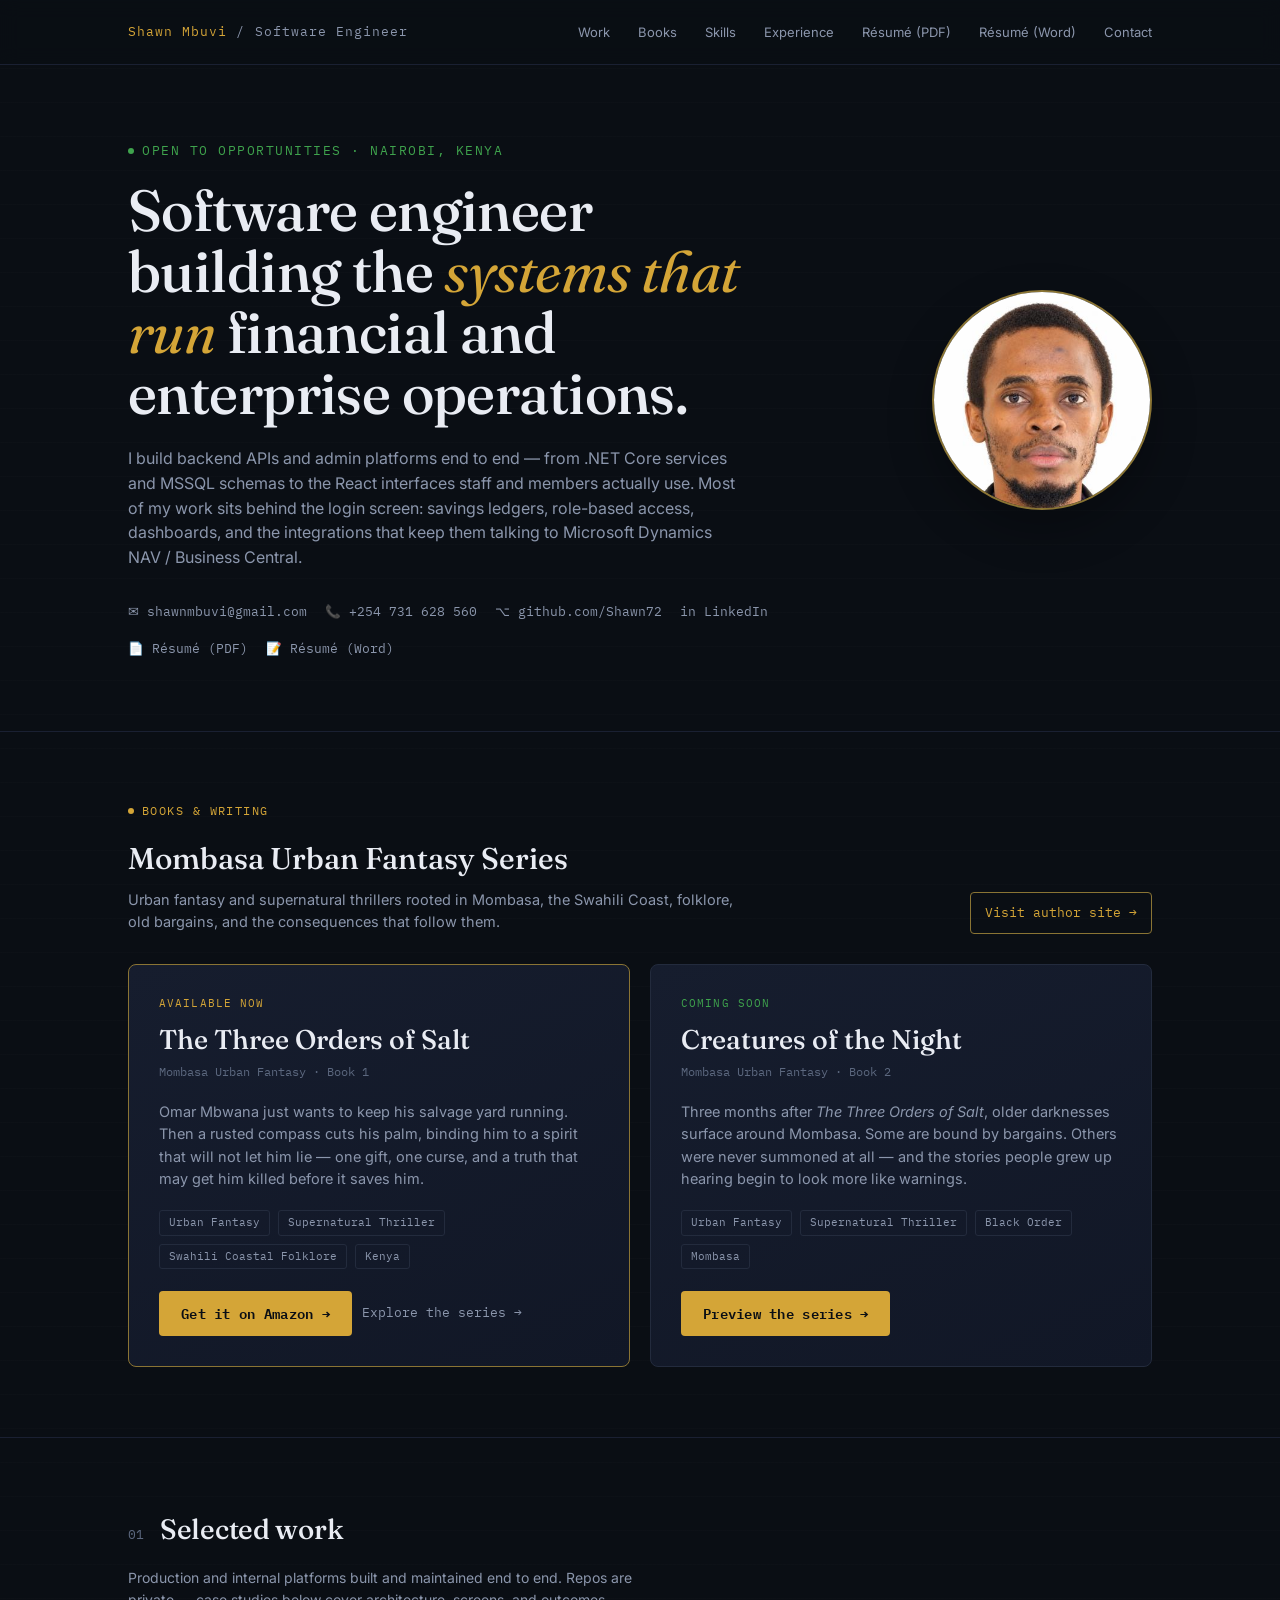
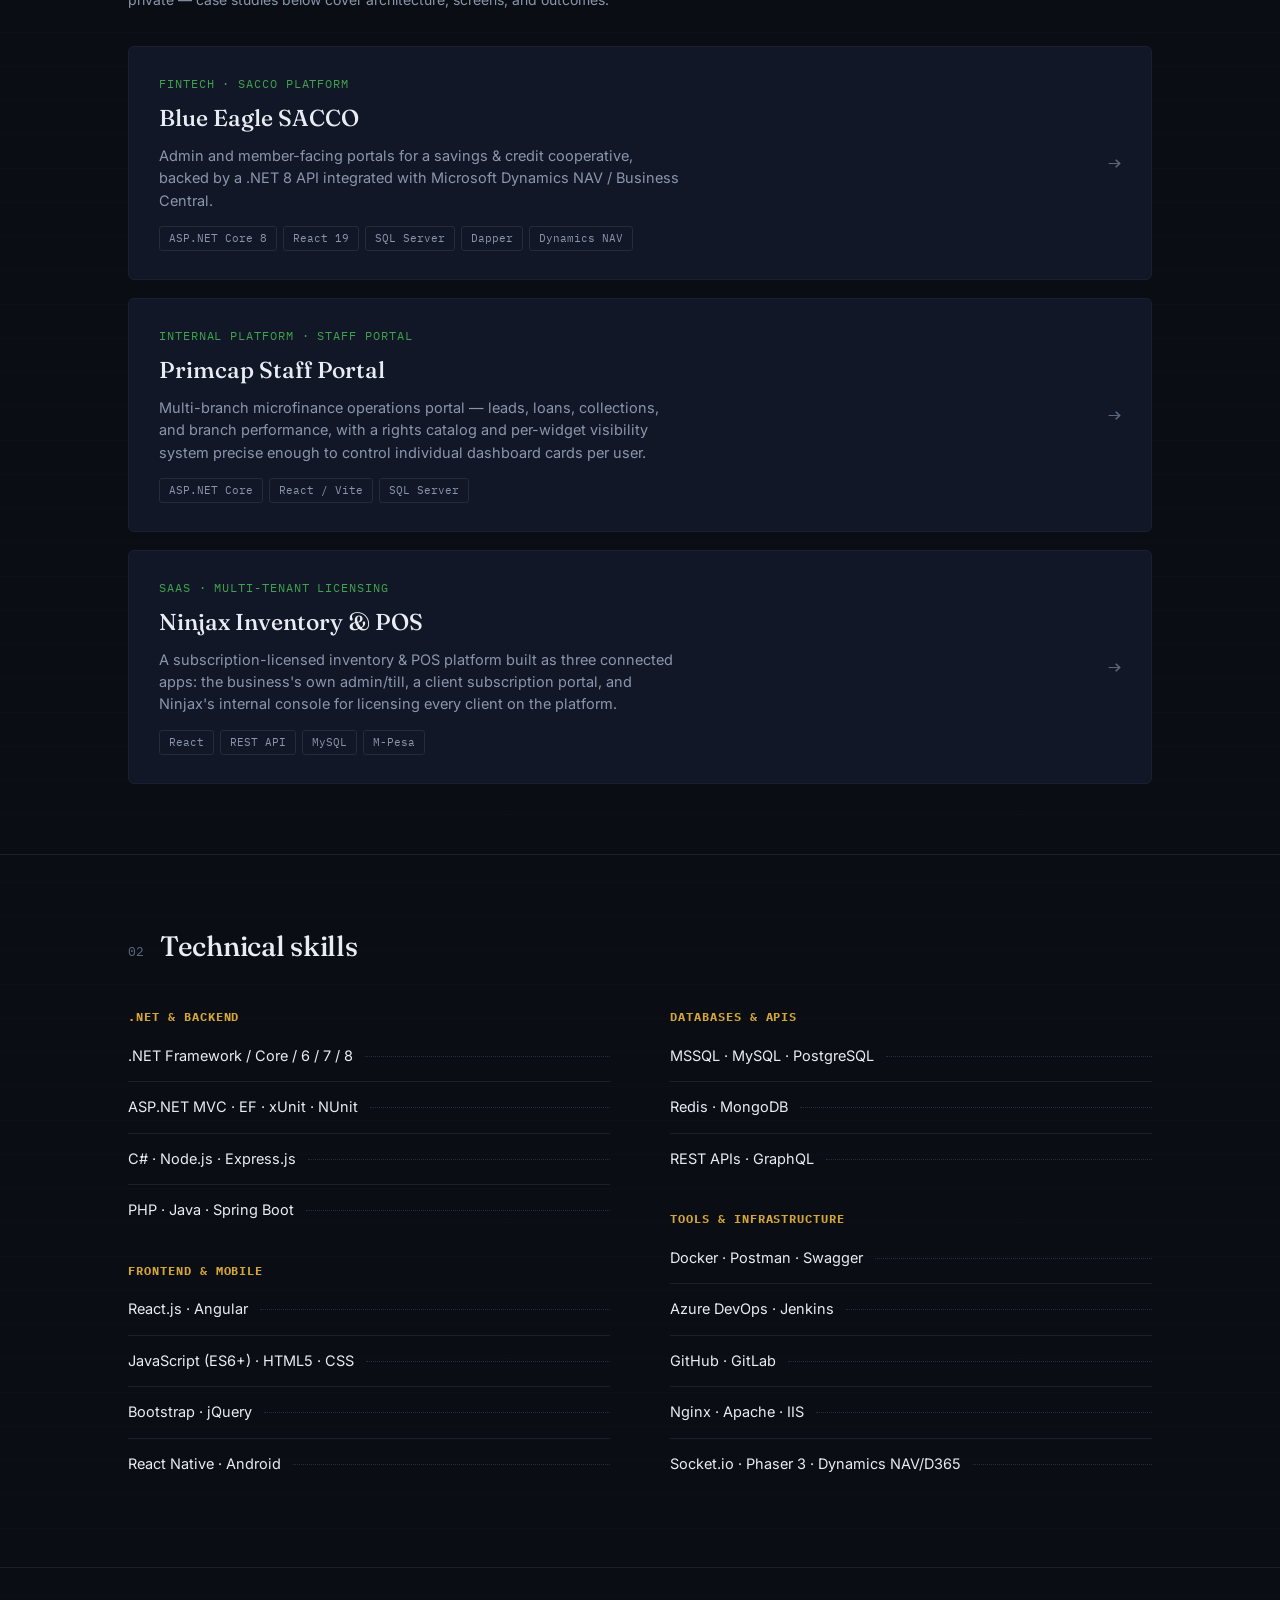
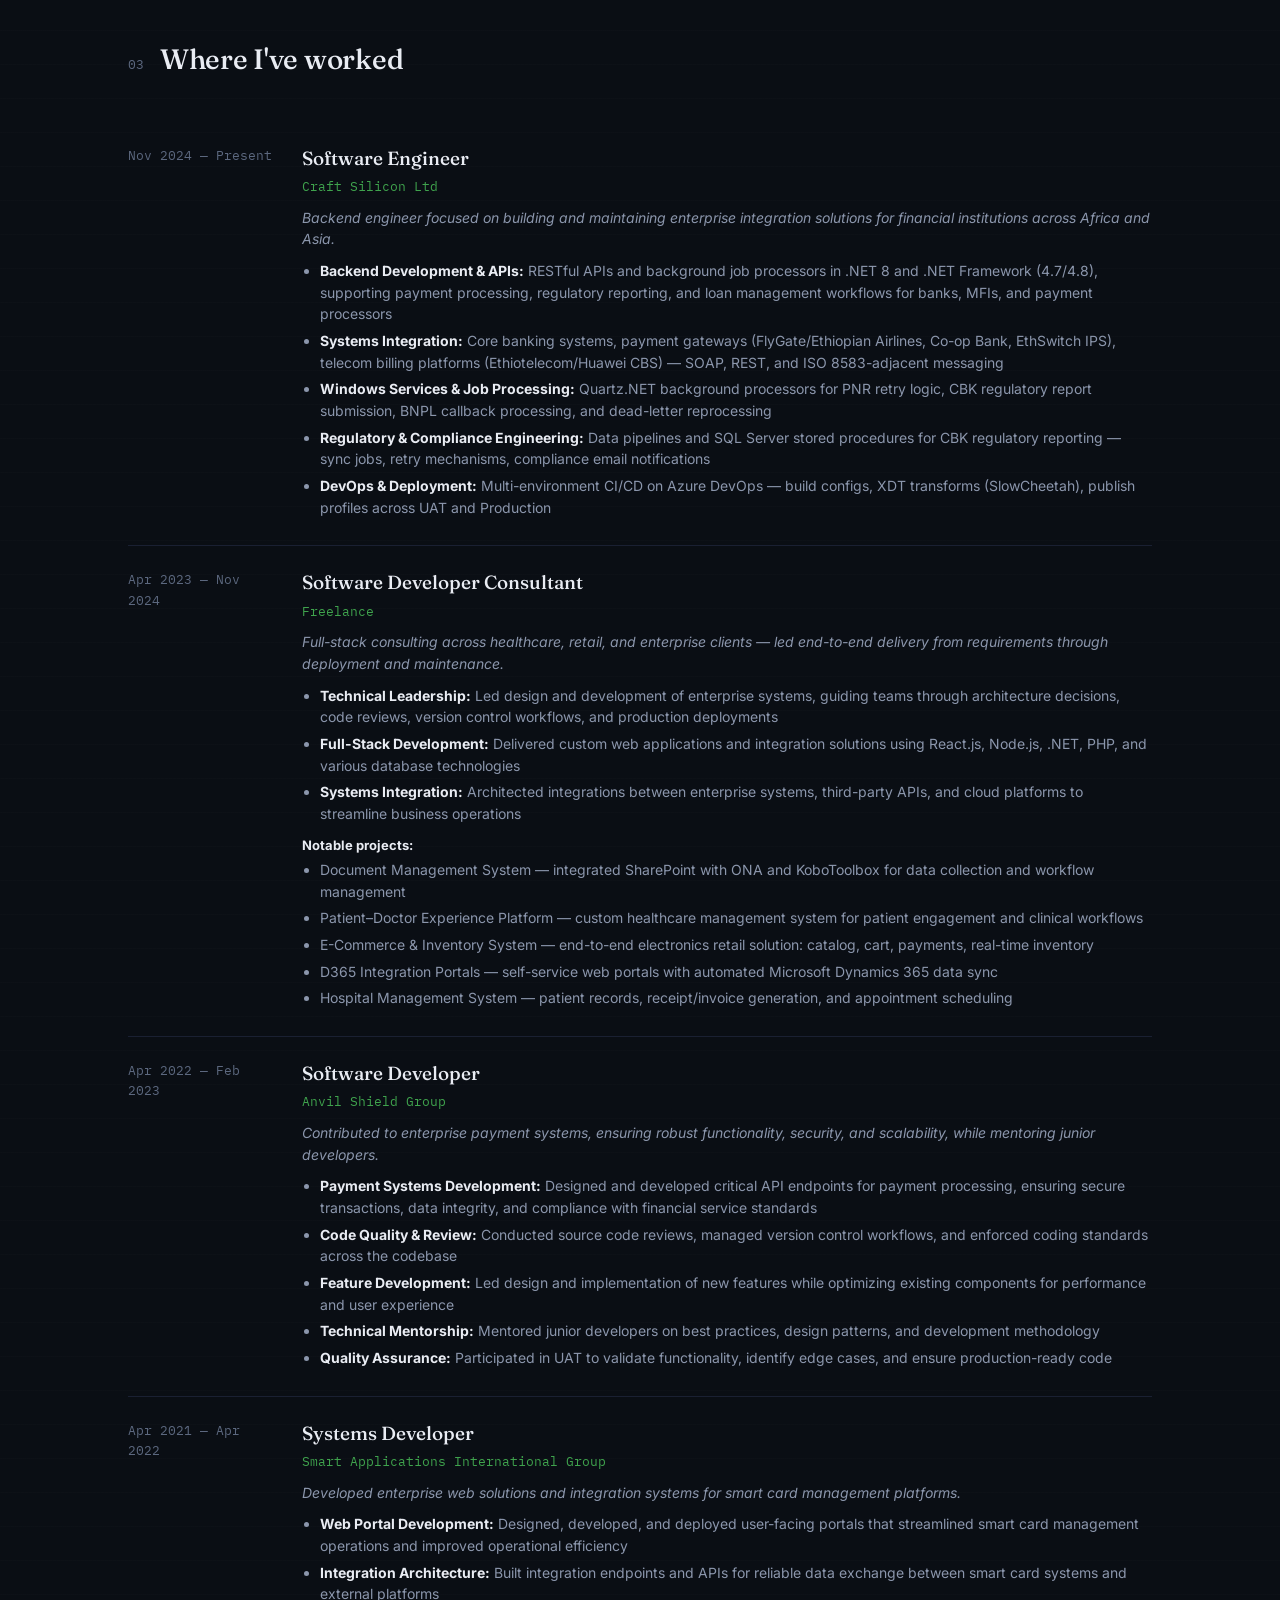
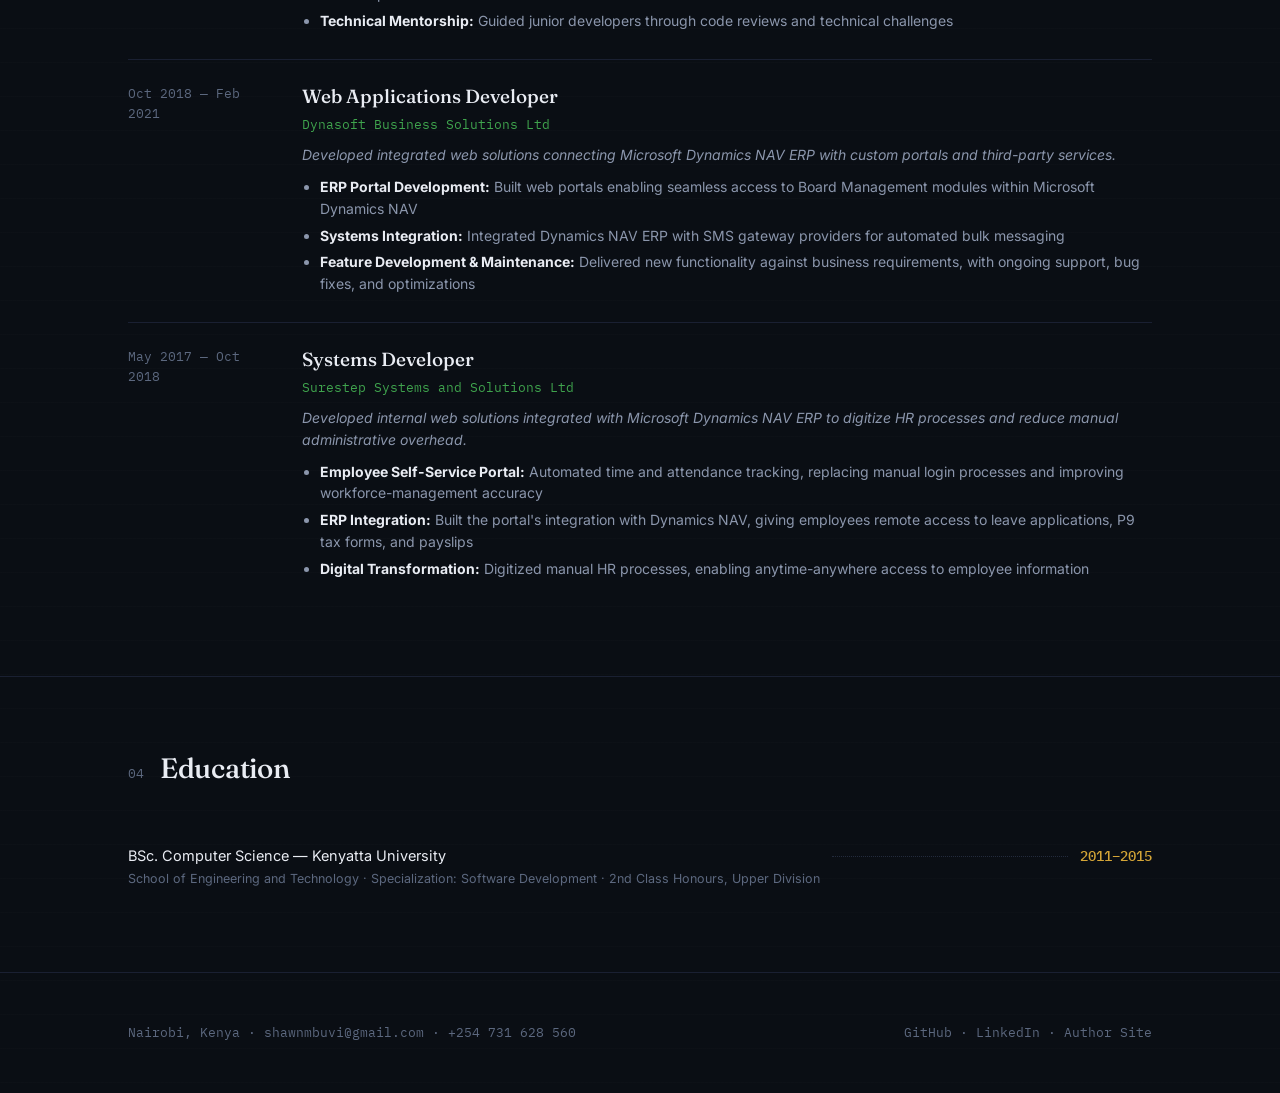
<file: index.html>
<!DOCTYPE html>
<html lang="en">
<head>
<meta charset="UTF-8">
<meta name="viewport" content="width=device-width, initial-scale=1.0">
<title>Shawn Mbuvi — Software Engineer</title>
<meta name="description" content="Shawn Mbuvi Ngutu — Software Engineer. .NET, React, and MSSQL systems for financial and enterprise platforms across Kenya.">
<link rel="stylesheet" href="css/style.css">
<style>
  .hero-grid{display:grid;grid-template-columns:minmax(0,1fr) 240px;gap:48px;align-items:center}
  .hero-copy{min-width:0}
  .hero-profile-wrap{display:flex;justify-content:flex-end}
  .hero-profile{width:220px;height:220px;border-radius:50%;object-fit:cover;object-position:center 30%;border:2px solid var(--gold-soft);box-shadow:0 18px 45px rgba(0,0,0,.28)}
  .books-head{display:flex;justify-content:space-between;align-items:flex-end;gap:28px;margin-bottom:30px}
  .books-head h2{font-family:var(--display);font-weight:500;font-size:30px;margin-bottom:6px}
  .books-head p{font-size:14.5px;color:var(--ink-dim);max-width:620px}
  .author-site-link{font-family:var(--mono);font-size:12.5px;color:var(--gold);white-space:nowrap;border:1px solid var(--gold-soft);padding:10px 14px;border-radius:4px;transition:background .18s ease}
  .author-site-link:hover{background:rgba(212,165,55,.08)}
  .books-grid{display:grid;grid-template-columns:repeat(2,minmax(0,1fr));gap:20px}
  .book-card{background:linear-gradient(155deg,var(--panel-raised) 0%,var(--panel) 100%);border:1px solid var(--rule);border-radius:8px;padding:30px;display:flex;flex-direction:column;min-height:100%}
  .book-card.available{border-color:var(--gold-soft)}
  .book-status{font-family:var(--mono);font-size:11px;letter-spacing:.1em;text-transform:uppercase;color:var(--gold);margin-bottom:12px}
  .book-card.coming .book-status{color:var(--green)}
  .book-card h3{font-family:var(--display);font-size:27px;font-weight:500;line-height:1.15;margin-bottom:8px}
  .book-series{font-family:var(--mono);font-size:11.5px;color:var(--ink-faint);margin-bottom:20px}
  .book-card p{font-size:14.5px;color:var(--ink-dim);margin-bottom:20px}
  .book-card .book-tags{margin-top:auto;margin-bottom:22px}
  .book-actions{display:flex;flex-wrap:wrap;gap:10px;align-items:center}
  .book-secondary{display:inline-flex;align-items:center;font-family:var(--mono);font-size:12.5px;color:var(--ink-dim);padding:11px 0}
  .book-secondary:hover{color:var(--gold)}
  @media (max-width:720px){
    .hero-grid{grid-template-columns:1fr;gap:28px}
    .hero-profile-wrap{order:-1;justify-content:flex-start}
    .hero-profile{width:150px;height:150px}
    .books-head{align-items:flex-start;flex-direction:column}
    .books-grid{grid-template-columns:1fr}
  }
</style>
</head>
<body>

<nav class="nav">
  <div class="wrap">
    <a href="index.html" class="nav-mark">Shawn Mbuvi <span>/ Software Engineer</span></a>
    <div class="nav-links">
      <a href="#work">Work</a>
      <a href="#books">Books</a>
      <a href="#skills">Skills</a>
      <a href="#experience">Experience</a>
      <a href="assets/cv/Shawn_Mbuvi_CV.pdf" target="_blank" rel="noopener">Résumé (PDF)</a>
      <a href="assets/cv/Shawn_Mbuvi_CV.docx" target="_blank" rel="noopener">Résumé (Word)</a>
      <a href="#contact">Contact</a>
    </div>
  </div>
</nav>

<header class="hero">
  <div class="wrap">
    <div class="hero-grid">
      <div class="hero-copy">
        <div class="eyebrow">Open to opportunities · Nairobi, Kenya</div>
        <h1>Software engineer building the <em>systems that run</em> financial and enterprise operations.</h1>
        <p class="hero-lede">
          I build backend APIs and admin platforms end to end — from .NET Core services and MSSQL schemas
          to the React interfaces staff and members actually use. Most of my work sits behind the login screen:
          savings ledgers, role-based access, dashboards, and the integrations that keep them talking to
          Microsoft Dynamics NAV / Business Central.
        </p>
        <div class="hero-contacts">
          <a href="mailto:shawnmbuvi@gmail.com">✉ shawnmbuvi@gmail.com</a>
          <a href="tel:+254731628560">📞 +254 731 628 560</a>
          <a href="https://github.com/Shawn72" target="_blank" rel="noopener">⌥ github.com/Shawn72</a>
          <a href="https://www.linkedin.com/in/shawn-andre-mbuvi-02062682/" target="_blank" rel="noopener">in LinkedIn</a>
          <a href="assets/cv/Shawn_Mbuvi_CV.pdf" target="_blank" rel="noopener">📄 Résumé (PDF)</a>
          <a href="assets/cv/Shawn_Mbuvi_CV.docx" target="_blank" rel="noopener">📝 Résumé (Word)</a>
        </div>
      </div>
      <div class="hero-profile-wrap">
        <img class="hero-profile" src="assets/images/shawn-profile.svg" alt="Shawn Mbuvi profile photo">
      </div>
    </div>
  </div>
</header>

<section class="book-feature" id="books">
  <div class="wrap">
    <div class="books-head">
      <div>
        <div class="book-eyebrow">Books &amp; Writing</div>
        <h2>Mombasa Urban Fantasy Series</h2>
        <p>Urban fantasy and supernatural thrillers rooted in Mombasa, the Swahili Coast, folklore, old bargains, and the consequences that follow them.</p>
      </div>
      <a href="https://urbanfantasy.ninjaxco.com/" target="_blank" rel="noopener" class="author-site-link">Visit author site →</a>
    </div>

    <div class="books-grid">
      <article class="book-card available">
        <div class="book-status">Available now</div>
        <h3>The Three Orders of Salt</h3>
        <div class="book-series">Mombasa Urban Fantasy · Book 1</div>
        <p>Omar Mbwana just wants to keep his salvage yard running. Then a rusted compass cuts his palm, binding him to a spirit that will not let him lie — one gift, one curse, and a truth that may get him killed before it saves him.</p>
        <div class="book-tags">
          <span class="chip">Urban Fantasy</span>
          <span class="chip">Supernatural Thriller</span>
          <span class="chip">Swahili Coastal Folklore</span>
          <span class="chip">Kenya</span>
        </div>
        <div class="book-actions">
          <a href="https://www.amazon.com/dp/B0HH9MNGP5" target="_blank" rel="noopener" class="book-cta">Get it on Amazon →</a>
          <a href="https://urbanfantasy.ninjaxco.com/" target="_blank" rel="noopener" class="book-secondary">Explore the series →</a>
        </div>
      </article>

      <article class="book-card coming">
        <div class="book-status">Coming soon</div>
        <h3>Creatures of the Night</h3>
        <div class="book-series">Mombasa Urban Fantasy · Book 2</div>
        <p>Three months after <em>The Three Orders of Salt</em>, older darknesses surface around Mombasa. Some are bound by bargains. Others were never summoned at all — and the stories people grew up hearing begin to look more like warnings.</p>
        <div class="book-tags">
          <span class="chip">Urban Fantasy</span>
          <span class="chip">Supernatural Thriller</span>
          <span class="chip">Black Order</span>
          <span class="chip">Mombasa</span>
        </div>
        <div class="book-actions">
          <a href="https://urbanfantasy.ninjaxco.com/" target="_blank" rel="noopener" class="book-cta">Preview the series →</a>
        </div>
      </article>
    </div>
  </div>
</section>

<section class="section" id="work">
  <div class="wrap">
    <div class="section-head">
      <span class="section-num">01</span>
      <h2>Selected work</h2>
    </div>
    <p class="section-note">Production and internal platforms built and maintained end to end. Repos are private — case studies below cover architecture, screens, and outcomes.</p>
    <div class="projects-grid">
      <a href="projects/blueeagle.html" class="pcard">
        <div><div class="pcard-tag">Fintech · SACCO Platform</div><h3>Blue Eagle SACCO</h3><p>Admin and member-facing portals for a savings &amp; credit cooperative, backed by a .NET 8 API integrated with Microsoft Dynamics NAV / Business Central.</p><div class="pcard-stack"><span class="chip">ASP.NET Core 8</span><span class="chip">React 19</span><span class="chip">SQL Server</span><span class="chip">Dapper</span><span class="chip">Dynamics NAV</span></div></div><div class="pcard-arrow">→</div>
      </a>
      <a href="projects/primcap.html" class="pcard">
        <div><div class="pcard-tag">Internal Platform · Staff Portal</div><h3>Primcap Staff Portal</h3><p>Multi-branch microfinance operations portal — leads, loans, collections, and branch performance, with a rights catalog and per-widget visibility system precise enough to control individual dashboard cards per user.</p><div class="pcard-stack"><span class="chip">ASP.NET Core</span><span class="chip">React / Vite</span><span class="chip">SQL Server</span></div></div><div class="pcard-arrow">→</div>
      </a>
      <a href="projects/ninjax.html" class="pcard">
        <div><div class="pcard-tag">SaaS · Multi-tenant Licensing</div><h3>Ninjax Inventory &amp; POS</h3><p>A subscription-licensed inventory &amp; POS platform built as three connected apps: the business's own admin/till, a client subscription portal, and Ninjax's internal console for licensing every client on the platform.</p><div class="pcard-stack"><span class="chip">React</span><span class="chip">REST API</span><span class="chip">MySQL</span><span class="chip">M-Pesa</span></div></div><div class="pcard-arrow">→</div>
      </a>
    </div>
  </div>
</section>

<section class="section" id="skills">
  <div class="wrap">
    <div class="section-head"><span class="section-num">02</span><h2>Technical skills</h2></div>
    <div class="skills-grid">
      <div>
        <div class="skill-group"><h4>.NET &amp; Backend</h4><div class="ledger-row"><span class="ledger-label">.NET Framework / Core / 6 / 7 / 8</span><span class="ledger-leader"></span></div><div class="ledger-row"><span class="ledger-label">ASP.NET MVC · EF · xUnit · NUnit</span><span class="ledger-leader"></span></div><div class="ledger-row"><span class="ledger-label">C# · Node.js · Express.js</span><span class="ledger-leader"></span></div><div class="ledger-row"><span class="ledger-label">PHP · Java · Spring Boot</span><span class="ledger-leader"></span></div></div>
        <div class="skill-group" style="margin-top:26px"><h4>Frontend &amp; Mobile</h4><div class="ledger-row"><span class="ledger-label">React.js · Angular</span><span class="ledger-leader"></span></div><div class="ledger-row"><span class="ledger-label">JavaScript (ES6+) · HTML5 · CSS</span><span class="ledger-leader"></span></div><div class="ledger-row"><span class="ledger-label">Bootstrap · jQuery</span><span class="ledger-leader"></span></div><div class="ledger-row"><span class="ledger-label">React Native · Android</span><span class="ledger-leader"></span></div></div>
      </div>
      <div>
        <div class="skill-group"><h4>Databases &amp; APIs</h4><div class="ledger-row"><span class="ledger-label">MSSQL · MySQL · PostgreSQL</span><span class="ledger-leader"></span></div><div class="ledger-row"><span class="ledger-label">Redis · MongoDB</span><span class="ledger-leader"></span></div><div class="ledger-row"><span class="ledger-label">REST APIs · GraphQL</span><span class="ledger-leader"></span></div></div>
        <div class="skill-group" style="margin-top:26px"><h4>Tools &amp; Infrastructure</h4><div class="ledger-row"><span class="ledger-label">Docker · Postman · Swagger</span><span class="ledger-leader"></span></div><div class="ledger-row"><span class="ledger-label">Azure DevOps · Jenkins</span><span class="ledger-leader"></span></div><div class="ledger-row"><span class="ledger-label">GitHub · GitLab</span><span class="ledger-leader"></span></div><div class="ledger-row"><span class="ledger-label">Nginx · Apache · IIS</span><span class="ledger-leader"></span></div><div class="ledger-row"><span class="ledger-label">Socket.io · Phaser 3 · Dynamics NAV/D365</span><span class="ledger-leader"></span></div></div>
      </div>
    </div>
  </div>
</section>

<section class="section" id="experience">
  <div class="wrap">
    <div class="section-head"><span class="section-num">03</span><h2>Where I've worked</h2></div>
    <div class="timeline">
      <div class="tl-item"><div class="tl-date">Nov 2024 — Present</div><div><div class="tl-role">Software Engineer</div><div class="tl-org">Craft Silicon Ltd</div><p style="font-size:14px;color:var(--ink-dim);font-style:italic;margin-bottom:10px">Backend engineer focused on building and maintaining enterprise integration solutions for financial institutions across Africa and Asia.</p><ul><li><strong style="color:var(--ink)">Backend Development &amp; APIs:</strong> RESTful APIs and background job processors in .NET 8 and .NET Framework (4.7/4.8), supporting payment processing, regulatory reporting, and loan management workflows for banks, MFIs, and payment processors</li><li><strong style="color:var(--ink)">Systems Integration:</strong> Core banking systems, payment gateways (FlyGate/Ethiopian Airlines, Co-op Bank, EthSwitch IPS), telecom billing platforms (Ethiotelecom/Huawei CBS) — SOAP, REST, and ISO 8583-adjacent messaging</li><li><strong style="color:var(--ink)">Windows Services &amp; Job Processing:</strong> Quartz.NET background processors for PNR retry logic, CBK regulatory report submission, BNPL callback processing, and dead-letter reprocessing</li><li><strong style="color:var(--ink)">Regulatory &amp; Compliance Engineering:</strong> Data pipelines and SQL Server stored procedures for CBK regulatory reporting — sync jobs, retry mechanisms, compliance email notifications</li><li><strong style="color:var(--ink)">DevOps &amp; Deployment:</strong> Multi-environment CI/CD on Azure DevOps — build configs, XDT transforms (SlowCheetah), publish profiles across UAT and Production</li></ul></div></div>
      <div class="tl-item"><div class="tl-date">Apr 2023 — Nov 2024</div><div><div class="tl-role">Software Developer Consultant</div><div class="tl-org">Freelance</div><p style="font-size:14px;color:var(--ink-dim);font-style:italic;margin-bottom:10px">Full-stack consulting across healthcare, retail, and enterprise clients — led end-to-end delivery from requirements through deployment and maintenance.</p><ul><li><strong style="color:var(--ink)">Technical Leadership:</strong> Led design and development of enterprise systems, guiding teams through architecture decisions, code reviews, version control workflows, and production deployments</li><li><strong style="color:var(--ink)">Full-Stack Development:</strong> Delivered custom web applications and integration solutions using React.js, Node.js, .NET, PHP, and various database technologies</li><li><strong style="color:var(--ink)">Systems Integration:</strong> Architected integrations between enterprise systems, third-party APIs, and cloud platforms to streamline business operations</li></ul><p style="font-size:13px;color:var(--ink-dim);margin-top:10px;margin-bottom:4px"><strong style="color:var(--ink)">Notable projects:</strong></p><ul><li>Document Management System — integrated SharePoint with ONA and KoboToolbox for data collection and workflow management</li><li>Patient–Doctor Experience Platform — custom healthcare management system for patient engagement and clinical workflows</li><li>E-Commerce &amp; Inventory System — end-to-end electronics retail solution: catalog, cart, payments, real-time inventory</li><li>D365 Integration Portals — self-service web portals with automated Microsoft Dynamics 365 data sync</li><li>Hospital Management System — patient records, receipt/invoice generation, and appointment scheduling</li></ul></div></div>
      <div class="tl-item"><div class="tl-date">Apr 2022 — Feb 2023</div><div><div class="tl-role">Software Developer</div><div class="tl-org">Anvil Shield Group</div><p style="font-size:14px;color:var(--ink-dim);font-style:italic;margin-bottom:10px">Contributed to enterprise payment systems, ensuring robust functionality, security, and scalability, while mentoring junior developers.</p><ul><li><strong style="color:var(--ink)">Payment Systems Development:</strong> Designed and developed critical API endpoints for payment processing, ensuring secure transactions, data integrity, and compliance with financial service standards</li><li><strong style="color:var(--ink)">Code Quality &amp; Review:</strong> Conducted source code reviews, managed version control workflows, and enforced coding standards across the codebase</li><li><strong style="color:var(--ink)">Feature Development:</strong> Led design and implementation of new features while optimizing existing components for performance and user experience</li><li><strong style="color:var(--ink)">Technical Mentorship:</strong> Mentored junior developers on best practices, design patterns, and development methodology</li><li><strong style="color:var(--ink)">Quality Assurance:</strong> Participated in UAT to validate functionality, identify edge cases, and ensure production-ready code</li></ul></div></div>
      <div class="tl-item"><div class="tl-date">Apr 2021 — Apr 2022</div><div><div class="tl-role">Systems Developer</div><div class="tl-org">Smart Applications International Group</div><p style="font-size:14px;color:var(--ink-dim);font-style:italic;margin-bottom:10px">Developed enterprise web solutions and integration systems for smart card management platforms.</p><ul><li><strong style="color:var(--ink)">Web Portal Development:</strong> Designed, developed, and deployed user-facing portals that streamlined smart card management operations and improved operational efficiency</li><li><strong style="color:var(--ink)">Integration Architecture:</strong> Built integration endpoints and APIs for reliable data exchange between smart card systems and external platforms</li><li><strong style="color:var(--ink)">Technical Mentorship:</strong> Guided junior developers through code reviews and technical challenges</li></ul></div></div>
      <div class="tl-item"><div class="tl-date">Oct 2018 — Feb 2021</div><div><div class="tl-role">Web Applications Developer</div><div class="tl-org">Dynasoft Business Solutions Ltd</div><p style="font-size:14px;color:var(--ink-dim);font-style:italic;margin-bottom:10px">Developed integrated web solutions connecting Microsoft Dynamics NAV ERP with custom portals and third-party services.</p><ul><li><strong style="color:var(--ink)">ERP Portal Development:</strong> Built web portals enabling seamless access to Board Management modules within Microsoft Dynamics NAV</li><li><strong style="color:var(--ink)">Systems Integration:</strong> Integrated Dynamics NAV ERP with SMS gateway providers for automated bulk messaging</li><li><strong style="color:var(--ink)">Feature Development &amp; Maintenance:</strong> Delivered new functionality against business requirements, with ongoing support, bug fixes, and optimizations</li></ul></div></div>
      <div class="tl-item"><div class="tl-date">May 2017 — Oct 2018</div><div><div class="tl-role">Systems Developer</div><div class="tl-org">Surestep Systems and Solutions Ltd</div><p style="font-size:14px;color:var(--ink-dim);font-style:italic;margin-bottom:10px">Developed internal web solutions integrated with Microsoft Dynamics NAV ERP to digitize HR processes and reduce manual administrative overhead.</p><ul><li><strong style="color:var(--ink)">Employee Self-Service Portal:</strong> Automated time and attendance tracking, replacing manual login processes and improving workforce-management accuracy</li><li><strong style="color:var(--ink)">ERP Integration:</strong> Built the portal's integration with Dynamics NAV, giving employees remote access to leave applications, P9 tax forms, and payslips</li><li><strong style="color:var(--ink)">Digital Transformation:</strong> Digitized manual HR processes, enabling anytime-anywhere access to employee information</li></ul></div></div>
    </div>
  </div>
</section>

<section class="section" id="education">
  <div class="wrap">
    <div class="section-head"><span class="section-num">04</span><h2>Education</h2></div>
    <div class="ledger-row"><span class="ledger-label">BSc. Computer Science — Kenyatta University<span class="ledger-sub">School of Engineering and Technology · Specialization: Software Development · 2nd Class Honours, Upper Division</span></span><span class="ledger-leader"></span><span class="ledger-value">2011–2015</span></div>
  </div>
</section>

<footer class="footer" id="contact">
  <div class="wrap" style="display:flex;justify-content:space-between;align-items:center;flex-wrap:wrap;gap:16px;width:100%">
    <div class="footer-mono">Nairobi, Kenya · <a href="mailto:shawnmbuvi@gmail.com">shawnmbuvi@gmail.com</a> · +254 731 628 560</div>
    <div class="footer-mono"><a href="https://github.com/Shawn72" target="_blank" rel="noopener">GitHub</a> · <a href="https://www.linkedin.com/in/shawn-andre-mbuvi-02062682/" target="_blank" rel="noopener">LinkedIn</a> · <a href="https://urbanfantasy.ninjaxco.com/" target="_blank" rel="noopener">Author Site</a></div>
  </div>
</footer>

</body>
</html>
</file>
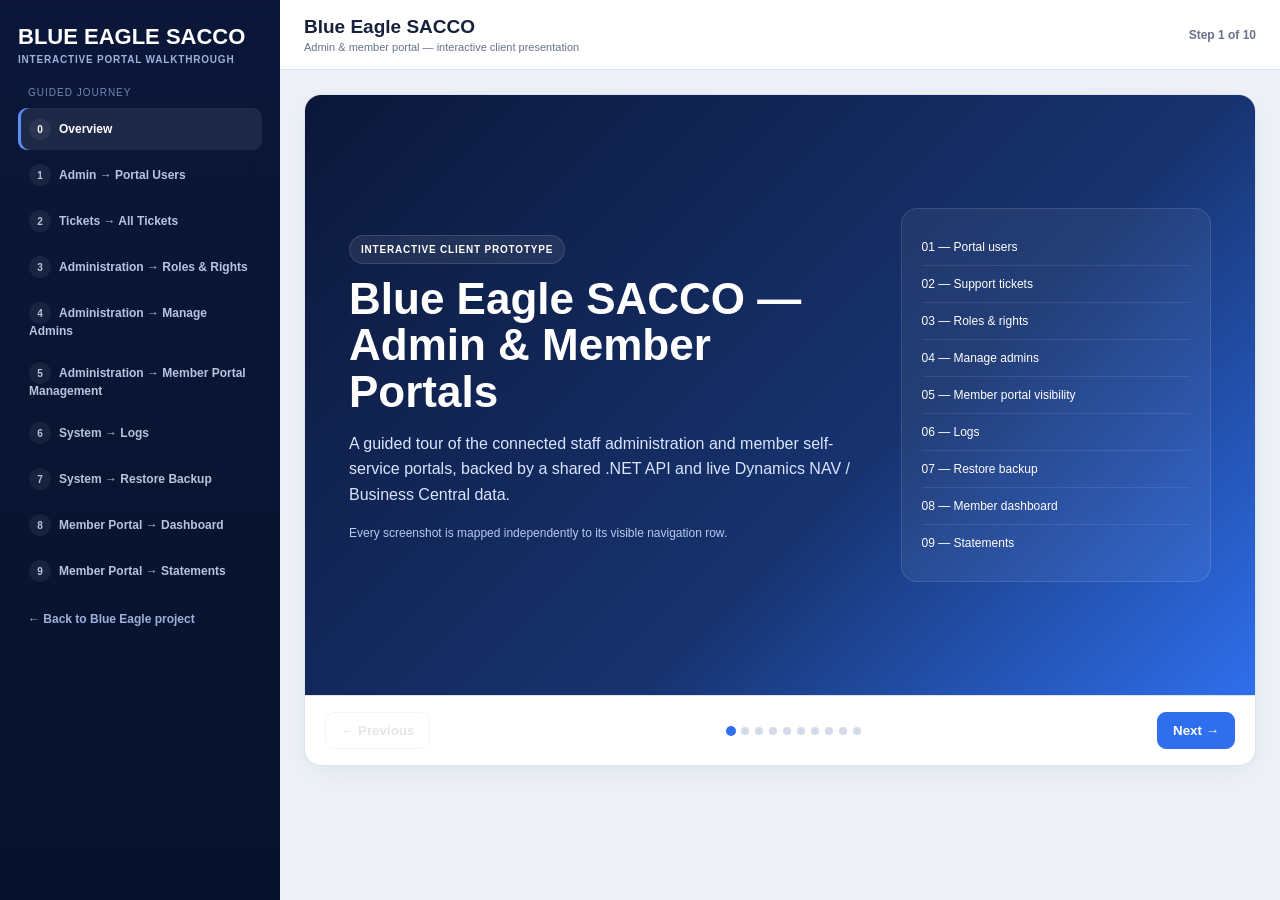
<file: projects/blueeagle-demo.html>
<!doctype html><html lang="en"><head><meta charset="utf-8"><meta name="viewport" content="width=device-width,initial-scale=1"><title>Blue Eagle SACCO — Interactive Client Walkthrough</title><style>:root{--navy:#0b1739;--blue:#2f6fed;--red:#ff3b30;--ink:#17213b;--muted:#68718a;--line:#dde3ef}*{box-sizing:border-box}body{margin:0;font-family:Inter,Segoe UI,Arial,sans-serif;background:#eef2f8;color:var(--ink)}.app{display:grid;grid-template-columns:280px 1fr;min-height:100vh}.side{background:linear-gradient(180deg,#0b1739,#08122d);color:#fff;padding:24px 18px;position:sticky;top:0;height:100vh;overflow:auto}.brand{font-size:22px;font-weight:850}.brand small{display:block;margin-top:4px;color:#9eb0db;font-size:10px;letter-spacing:.8px}.section-label{font-size:10px;text-transform:uppercase;color:#7586b4;letter-spacing:1px;margin:22px 10px 8px}.nav button{width:100%;border:0;background:transparent;color:#b8c3e0;text-align:left;padding:10px 11px;border-radius:9px;font-weight:700;font-size:12px;cursor:pointer;margin:2px 0}.nav button.on{background:#ffffff14;color:#fff;box-shadow:inset 3px 0 #5e8df7}.num{display:inline-grid;place-items:center;width:22px;height:22px;margin-right:8px;border-radius:50%;background:#ffffff10;font-size:10px}.back{display:block;color:#9eb0db;text-decoration:none;font-size:12px;font-weight:700;margin:18px 10px}.main{min-width:0}.top{background:#fff;border-bottom:1px solid var(--line);padding:16px 24px;display:flex;align-items:center;justify-content:space-between;position:sticky;top:0;z-index:5}.top h1{font-size:19px;margin:0}.top p{font-size:11px;color:var(--muted);margin:3px 0 0}.progress{font-size:12px;font-weight:800;color:var(--muted)}.content{padding:24px;max-width:1500px;margin:auto}.card{background:#fff;border:1px solid var(--line);border-radius:17px;overflow:hidden;box-shadow:0 8px 28px rgba(20,35,70,.06)}.head{padding:21px 23px;border-bottom:1px solid var(--line);display:flex;justify-content:space-between;gap:18px}.head h2{margin:4px 0 6px;font-size:24px}.head p{margin:0;color:var(--muted);font-size:13px;line-height:1.5;max-width:900px}.path{white-space:nowrap;background:#edf3ff;color:#234caa;padding:8px 11px;border-radius:999px;font-size:11px;font-weight:850;height:max-content}.stage{display:grid;grid-template-columns:minmax(0,1fr) 340px}.visual{background:#101829;padding:20px;display:grid;place-items:center;min-height:570px}.shot{position:relative;width:100%;max-width:1080px;overflow:hidden;border-radius:12px;background:#fff;box-shadow:0 18px 55px rgba(0,0,0,.28)}.shot img{display:block;width:100%;height:auto}.marker{position:absolute;border:4px solid var(--red);border-radius:9px;box-shadow:0 0 0 5px rgba(255,59,48,.15);pointer-events:none;animation:pulse 1.6s infinite}.marker:after{content:"";position:absolute;right:-10px;top:50%;transform:translateY(-50%);width:13px;height:13px;border-radius:50%;background:var(--red);border:3px solid #fff}.label{position:absolute;background:var(--red);color:#fff;padding:7px 10px;border-radius:8px;font-size:11px;font-weight:850;max-width:220px;box-shadow:0 8px 24px rgba(0,0,0,.22)}.label:before{content:"";position:absolute;left:-8px;top:50%;transform:translateY(-50%);border-top:7px solid transparent;border-bottom:7px solid transparent;border-right:8px solid var(--red)}@keyframes pulse{0%,100%{box-shadow:0 0 0 4px rgba(255,59,48,.12)}50%{box-shadow:0 0 0 10px rgba(255,59,48,.025)}}.notes{padding:23px;background:#fbfcff;border-left:1px solid var(--line)}.notes h3{font-size:14px;margin:0 0 11px}.notes ol{margin:0;padding-left:20px}.notes li{font-size:12px;line-height:1.55;margin-bottom:10px}.tip,.outcome{margin-top:14px;padding:12px;border-radius:10px;font-size:12px;line-height:1.5}.tip{background:#f2f7ff;border:1px solid #dce8ff;color:#365079}.outcome{background:#f2fbf7;border:1px solid #d7f1e5;color:#27694e}.legend{padding:10px 22px;background:#fff8f7;color:#8e2a23;font-size:11px;border-top:1px solid #ffe1de}.controls{display:flex;justify-content:space-between;align-items:center;gap:14px;padding:16px 20px;border-top:1px solid var(--line)}.btn{border:1px solid var(--line);background:#fff;padding:10px 15px;border-radius:9px;font-weight:850;cursor:pointer}.btn.next{background:var(--blue);color:#fff;border-color:var(--blue)}.btn:disabled{opacity:.35}.dots{display:flex;gap:6px;flex-wrap:wrap;justify-content:center}.dot{width:8px;height:8px;border-radius:50%;background:#d5dbea}.dot.on{background:var(--blue);transform:scale(1.25)}.cover{padding:44px;background:linear-gradient(135deg,#0b1739,#17336f 60%,#2f6fed);color:#fff;min-height:600px;display:grid;grid-template-columns:1.25fr .75fr;gap:34px;align-items:center}.badge{display:inline-block;padding:8px 11px;border-radius:999px;background:#ffffff15;border:1px solid #ffffff20;font-size:10px;font-weight:850;text-transform:uppercase;letter-spacing:.8px}.cover h2{font-size:44px;line-height:1.05;max-width:760px;margin:12px 0 16px}.cover p{max-width:820px;color:#dbe5ff;line-height:1.6}.flow{background:#ffffff0e;border:1px solid #ffffff1e;border-radius:16px;padding:20px}.flow div{padding:11px 0;border-bottom:1px solid #ffffff16;font-size:12px}.flow div:last-child{border:0}@media(max-width:1050px){.app{grid-template-columns:1fr}.side{display:none}.stage{grid-template-columns:1fr}.notes{border-left:0;border-top:1px solid var(--line)}.cover{grid-template-columns:1fr}}</style></head><body><div class="app"><aside class="side"><div class="brand">BLUE EAGLE SACCO<small>INTERACTIVE PORTAL WALKTHROUGH</small></div><div class="section-label">Guided journey</div><div class="nav" id="nav"></div><a class="back" href="blueeagle.html">← Back to Blue Eagle project</a></aside><main class="main"><div class="top"><div><h1>Blue Eagle SACCO</h1><p>Admin & member portal — interactive client presentation</p></div><div class="progress" id="progress"></div></div><div class="content"><div class="card" id="card"></div></div></main></div><script>const BASE='../assets/blueeagle/';const steps=[{menu:'Overview',title:'Welcome: Blue Eagle SACCO platform',image:null,intro:'A guided tour of the connected staff administration and member self-service portals, backed by a shared .NET API and live Dynamics NAV / Business Central data.',notes:['Present the admin portal first, then show what the member sees.','Use the real production screenshots throughout the walkthrough.'],outcome:'The client sees one connected SACCO platform serving staff operations and member self-service.'},{menu:'Admin → Portal Users',title:'1. Manage member portal accounts',image:'admin-portal-users.png',intro:'Staff can manage member portal access from one operational view.',notes:['Open Portal Users.','Review active and disabled member accounts.','Activate, disable, or remove access according to staff rights.'],outcome:'Member portal access remains centrally controlled.',label:'Portal Users',marker:{x:.8,y:27.2,w:14.7,h:5.1}},{menu:'Tickets → All Tickets',title:'2. Resolve member support requests',image:'admin-tickets.png',intro:'The built-in ticketing area keeps member support issues visible and traceable.',notes:['Open Tickets → All Tickets.','Review priority, status and assignment.','Resolve the request while retaining its activity history.'],outcome:'Support stays inside the operational portal rather than being scattered across channels.',label:'All Tickets',marker:{x:.8,y:45.8,w:14.7,h:5.1}},{menu:'Administration → Roles & Rights',title:'3. Control administrator permissions',image:'admin-roles-rights.png',intro:'Named rights define exactly what each administrative role can perform.',notes:['Open Administration → Roles & Rights.','Select the role.','Review and assign only the required named rights.'],outcome:'Administrative access is explicit, explainable and auditable.',label:'Roles & Rights',marker:{x:.8,y:84.3,w:14.7,h:5.1}},{menu:'Administration → Manage Admins',title:'4. Manage portal administrators',image:'admin-manage-admins.png',intro:'Authorized staff can create administrators, assign roles and manage credentials.',notes:['Open Administration → Manage Admins.','Add or review the administrator.','Assign the correct role and manage account credentials.'],outcome:'Staff administration is handled from the portal with role-based control.',label:'Manage Admins',marker:{x:.8,y:63.8,w:14.7,h:5.1}},{menu:'Administration → Member Portal Management',title:'5. Decide what members can see',image:'admin-member-portal-management.png',intro:'Member Portal Management controls sidebar visibility down to selected member accounts.',notes:['Open Member Portal Management.','Choose a member-portal section.','Set visibility for all active members or selected accounts.'],outcome:'The member experience can be tailored without changing frontend code.',label:'Member Portal Management',marker:{x:.8,y:91.0,w:14.7,h:6.0}},{menu:'System → Logs',title:'6. Maintain application logs',image:'admin-logs.png',intro:'Authorized administrators can preview, download and clean up operational logs.',notes:['Open System → Logs.','Review the relevant log category and file.','Preview or download before cleanup when investigation is required.'],outcome:'Operational maintenance is available without direct server access.',label:'Logs',marker:{x:.8,y:75.0,w:14.7,h:5.1}},{menu:'System → Restore Backup',title:'7. Restore a deployment backup',image:'admin-restore-backup.png',intro:'The rollback tool allows controlled restoration of Production or UAT deployment packages.',notes:['Open System → Restore Backup.','Select the IIS site/subsite.','Choose the required dated deployment backup before restoring.'],outcome:'Recovery can be performed through controlled application tooling.',label:'Restore Backup',marker:{x:.8,y:69.2,w:14.7,h:5.1}},{menu:'Member Portal → Dashboard',title:'8. Member account position',image:'member-dashboard.png',intro:'Members see their financial position at a glance from live SACCO ledger data.',notes:['Open Dashboard.','Review shares, savings and loan balance.','Show loan limits with and without guarantors.'],outcome:'Members get an immediate self-service view of their account position.',label:'Dashboard',marker:{x:.8,y:27.0,w:14.7,h:5.1}},{menu:'Member Portal → Statements',title:'9. Consolidated member statement',image:'member-statements.png',intro:'The Statements area provides a consolidated view of funds and loans with PDF export.',notes:['Open Statements.','Review the consolidated account activity.','Export the statement to PDF when required.'],outcome:'Members can retrieve their own financial history without staff intervention.',label:'Statements',marker:{x:.8,y:34.0,w:14.7,h:5.1}}];let idx=0;const nav=document.getElementById('nav'),card=document.getElementById('card'),progress=document.getElementById('progress');const esc=s=>String(s).replace(/&/g,'&amp;').replace(/</g,'&lt;').replace(/>/g,'&gt;');function renderNav(){nav.innerHTML=steps.map((s,i)=>`<button class="${i===idx?'on':''}" data-i="${i}"><span class="num">${i}</span>${esc(s.menu)}</button>`).join('');nav.querySelectorAll('button').forEach(b=>b.onclick=()=>go(+b.dataset.i))}function cover(s){return `<div class="cover"><div><span class="badge">Interactive Client Prototype</span><h2>Blue Eagle SACCO — Admin & Member Portals</h2><p>${esc(s.intro)}</p><p style="font-size:12px;color:#b9c9ef">Every screenshot is mapped independently to its visible navigation row.</p></div><div class="flow"><div>01 — Portal users</div><div>02 — Support tickets</div><div>03 — Roles & rights</div><div>04 — Manage admins</div><div>05 — Member portal visibility</div><div>06 — Logs</div><div>07 — Restore backup</div><div>08 — Member dashboard</div><div>09 — Statements</div></div></div>`}function regular(s){return `<div class="head"><div><div style="font-size:10px;text-transform:uppercase;letter-spacing:.8px;color:var(--blue);font-weight:850">Blue Eagle walkthrough</div><h2>${esc(s.title)}</h2><p>${esc(s.intro)}</p></div><div class="path">Menu: ${esc(s.menu)}</div></div><div class="stage"><div class="visual"><div class="shot"><img src="${BASE+s.image}" alt="${esc(s.title)}"><div class="marker" style="left:${s.marker.x}%;top:${s.marker.y}%;width:${s.marker.w}%;height:${s.marker.h}%"></div><div class="label" style="left:${Math.min(s.marker.x+s.marker.w+1.6,72)}%;top:${Math.max(1,s.marker.y+.2)}%">${esc(s.label)}</div></div></div><aside class="notes"><h3>What to explain</h3><ol>${s.notes.map(n=>`<li>${esc(n)}</li>`).join('')}</ol><div class="tip"><strong>Presenter tip:</strong> Start with the red-highlighted menu/action, then explain the business value of the page.</div><div class="outcome"><strong>Outcome:</strong> ${esc(s.outcome)}</div></aside></div><div class="legend">Red highlight = the actual menu/action for this screenshot. Marker positions are screen-specific.</div>`}function controls(){return `<div class="controls"><button class="btn" id="prev" ${idx===0?'disabled':''}>← Previous</button><div class="dots">${steps.map((_,i)=>`<span class="dot ${i===idx?'on':''}"></span>`).join('')}</div><button class="btn next" id="next" ${idx===steps.length-1?'disabled':''}>Next →</button></div>`}function render(){let s=steps[idx];card.innerHTML=(idx===0?cover(s):regular(s))+controls();progress.textContent=`Step ${idx+1} of ${steps.length}`;renderNav();document.getElementById('prev').onclick=()=>go(idx-1);document.getElementById('next').onclick=()=>go(idx+1);window.scrollTo({top:0,behavior:'smooth'})}function go(i){if(i<0||i>=steps.length)return;idx=i;render()}document.addEventListener('keydown',e=>{if(e.key==='ArrowRight')go(idx+1);if(e.key==='ArrowLeft')go(idx-1)});render();</script><!-- blueeagle-demo-v3-screen-specific-markers --></body></html>
</file>
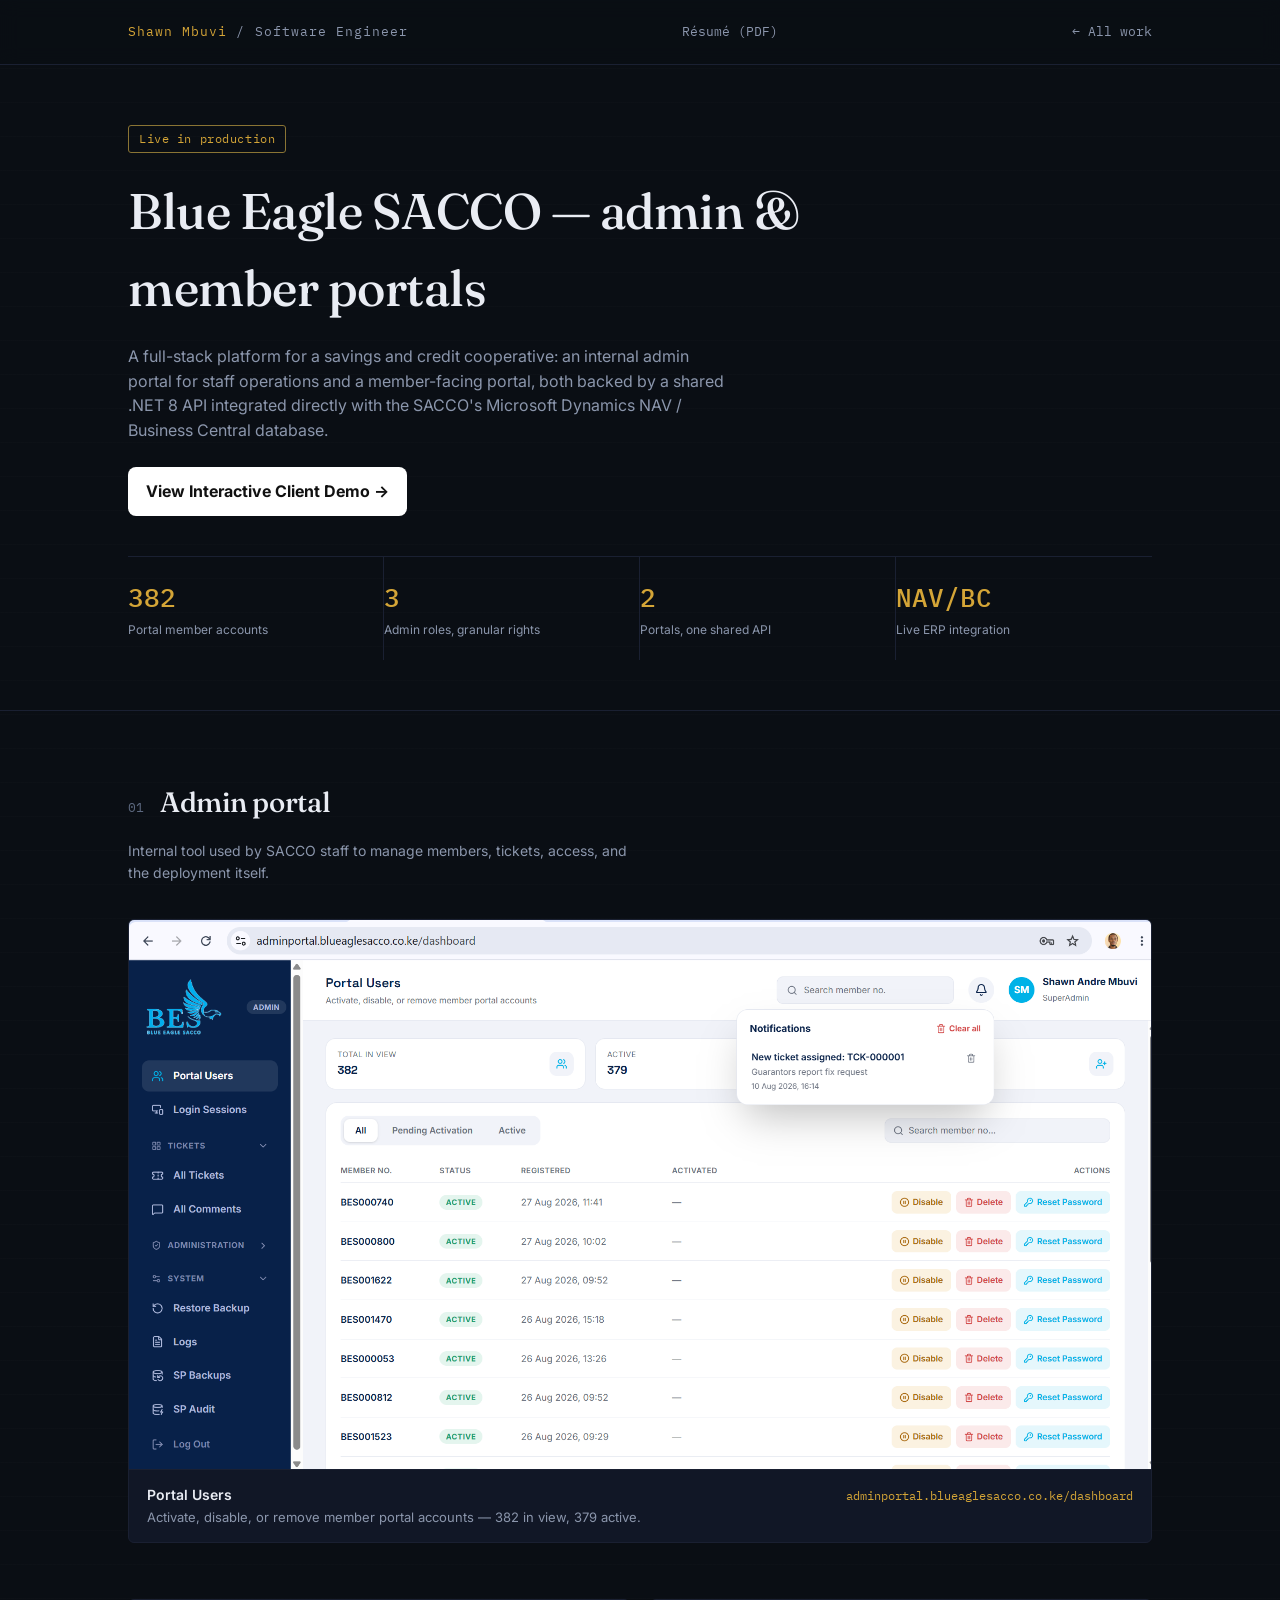
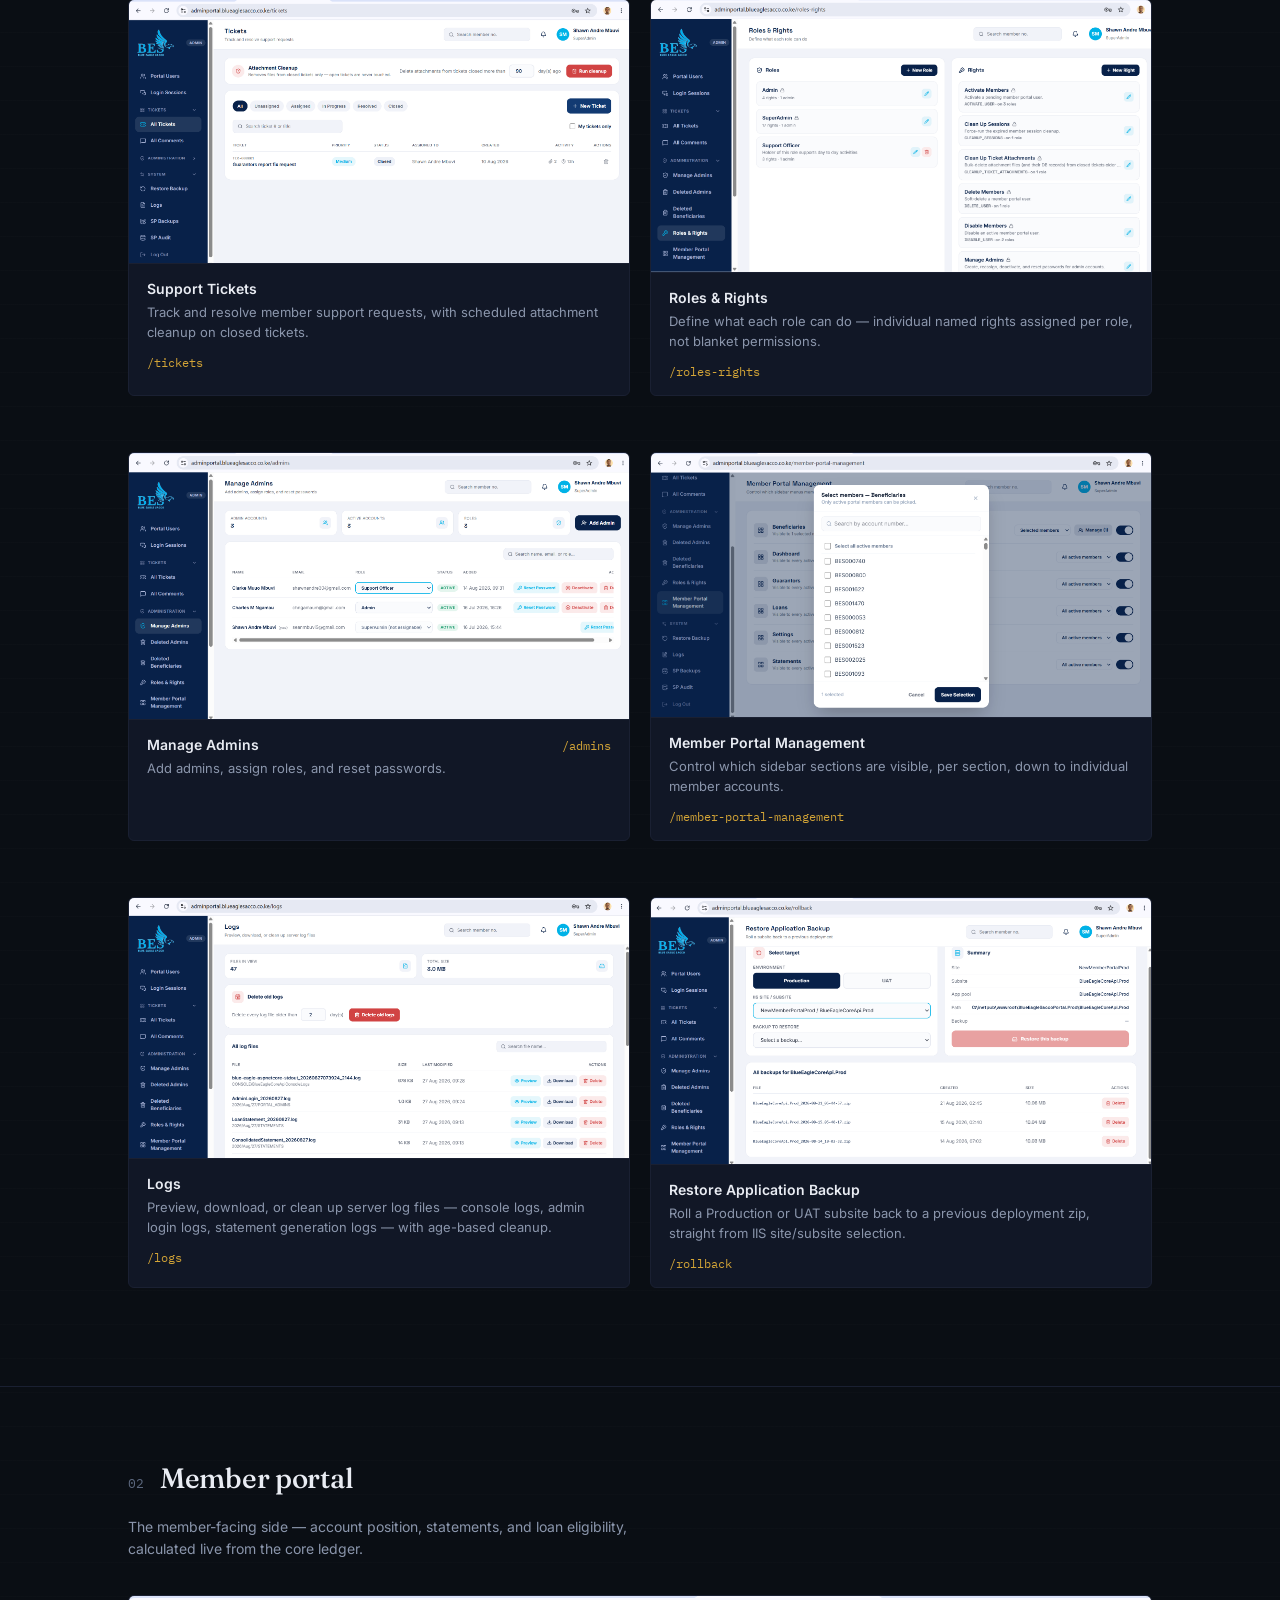
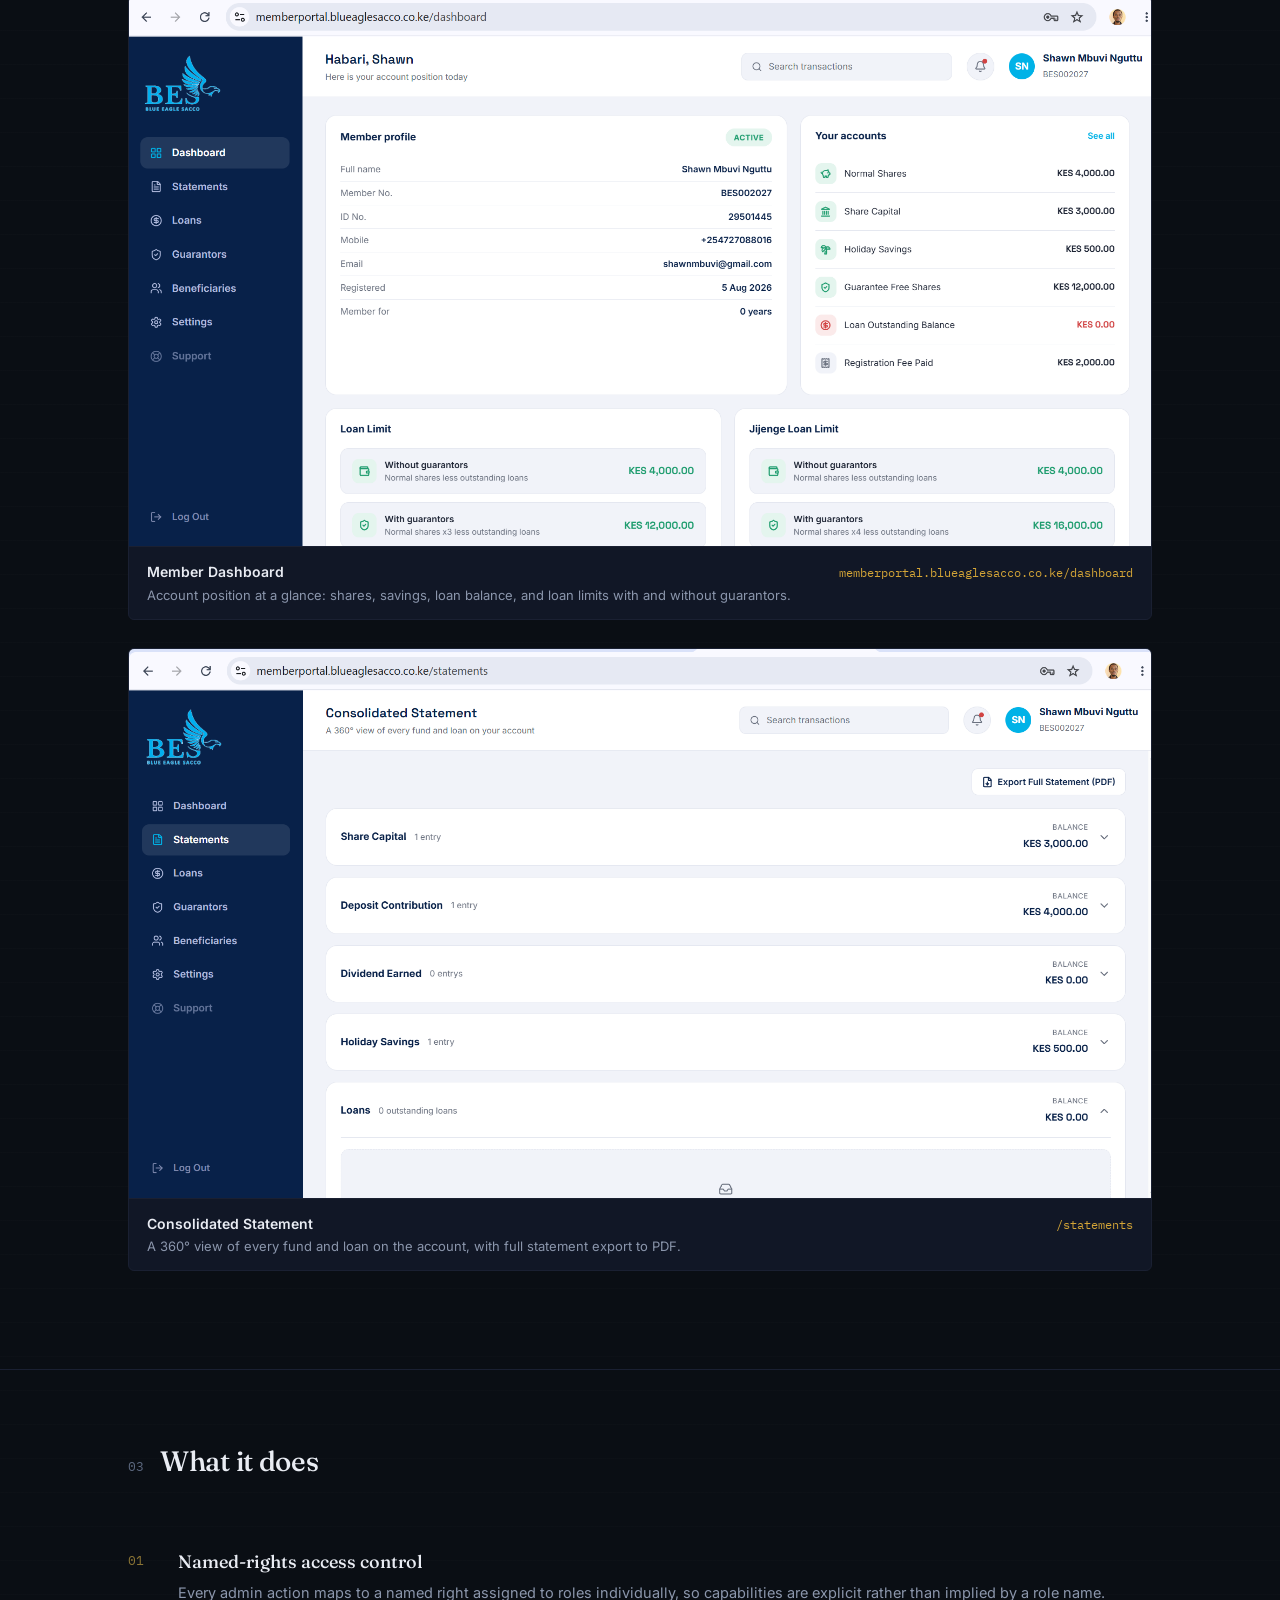
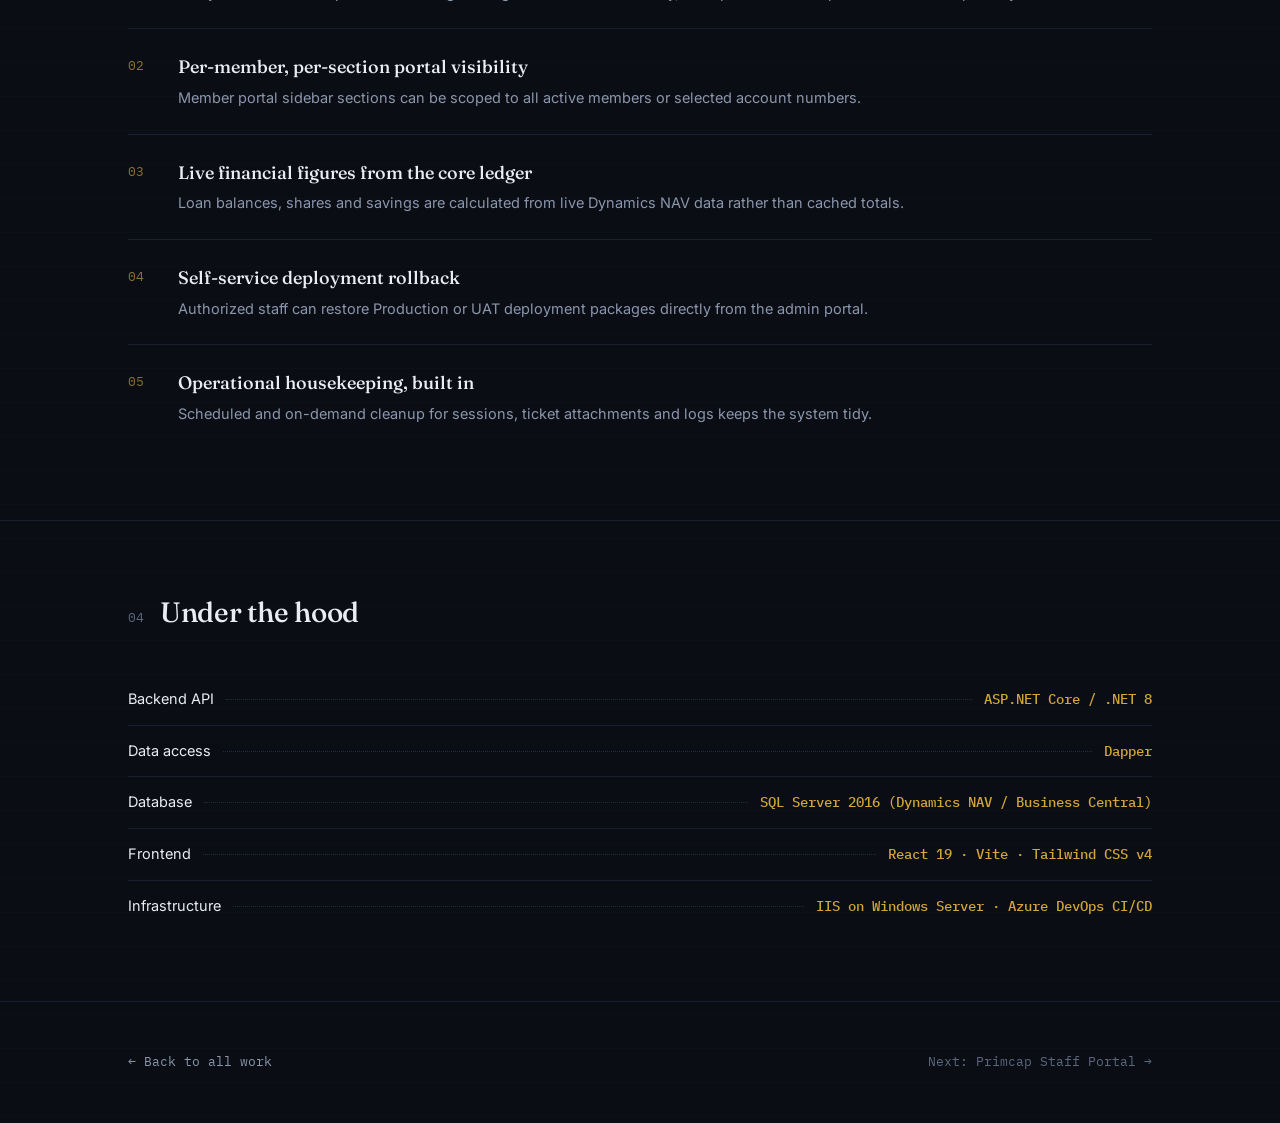
<file: projects/blueeagle.html>
<!DOCTYPE html>
<html lang="en">
<head><meta charset="UTF-8"><meta name="viewport" content="width=device-width, initial-scale=1.0"><title>Blue Eagle SACCO — Shawn Mbuvi</title><link rel="stylesheet" href="../css/style.css"></head>
<body>
<nav class="nav"><div class="wrap"><a href="../index.html" class="nav-mark">Shawn Mbuvi <span>/ Software Engineer</span></a><a href="../assets/cv/Shawn_Mbuvi_CV.pdf" target="_blank" rel="noopener" class="nav-back" style="margin-right:20px">Résumé (PDF)</a><a href="../index.html" class="nav-back">← All work</a></div></nav>
<header class="cs-hero"><div class="wrap"><span class="status-badge">Live in production</span><h1>Blue Eagle SACCO — admin &amp; member portals</h1><p>A full-stack platform for a savings and credit cooperative: an internal admin portal for staff operations and a member-facing portal, both backed by a shared .NET 8 API integrated directly with the SACCO's Microsoft Dynamics NAV / Business Central database.</p><p style="margin-top:24px"><a href="blueeagle-demo.html" style="display:inline-block;padding:12px 18px;border-radius:8px;background:#fff;color:#111;text-decoration:none;font-weight:700">View Interactive Client Demo →</a></p><div class="stat-strip"><div class="stat"><div class="stat-num">382</div><div class="stat-label">Portal member accounts</div></div><div class="stat"><div class="stat-num">3</div><div class="stat-label">Admin roles, granular rights</div></div><div class="stat"><div class="stat-num">2</div><div class="stat-label">Portals, one shared API</div></div><div class="stat"><div class="stat-num">NAV/BC</div><div class="stat-label">Live ERP integration</div></div></div></div></header>
<section class="section"><div class="wrap"><div class="section-head"><span class="section-num">01</span><h2>Admin portal</h2></div><p class="section-note">Internal tool used by SACCO staff to manage members, tickets, access, and the deployment itself.</p><div class="shot-img"><img src="../assets/blueeagle/admin-portal-users.png" alt="Blue Eagle admin portal — Portal Users list"><div class="shot-caption"><div><h5>Portal Users</h5><p>Activate, disable, or remove member portal accounts — 382 in view, 379 active.</p></div><span class="shot-route">adminportal.blueaglesacco.co.ke/dashboard</span></div></div><div class="shot-pair"><div class="shot-img"><img src="../assets/blueeagle/admin-tickets.png" alt="Blue Eagle admin portal — Tickets"><div class="shot-caption"><div><h5>Support Tickets</h5><p>Track and resolve member support requests, with scheduled attachment cleanup on closed tickets.</p></div><span class="shot-route">/tickets</span></div></div><div class="shot-img"><img src="../assets/blueeagle/admin-roles-rights.png" alt="Blue Eagle admin portal — Roles & Rights"><div class="shot-caption"><div><h5>Roles &amp; Rights</h5><p>Define what each role can do — individual named rights assigned per role, not blanket permissions.</p></div><span class="shot-route">/roles-rights</span></div></div></div><div class="shot-pair"><div class="shot-img"><img src="../assets/blueeagle/admin-manage-admins.png" alt="Blue Eagle admin portal — Manage Admins"><div class="shot-caption"><div><h5>Manage Admins</h5><p>Add admins, assign roles, and reset passwords.</p></div><span class="shot-route">/admins</span></div></div><div class="shot-img"><img src="../assets/blueeagle/admin-member-portal-management.png" alt="Blue Eagle admin portal — Member Portal Management"><div class="shot-caption"><div><h5>Member Portal Management</h5><p>Control which sidebar sections are visible, per section, down to individual member accounts.</p></div><span class="shot-route">/member-portal-management</span></div></div></div><div class="shot-pair"><div class="shot-img"><img src="../assets/blueeagle/admin-logs.png" alt="Blue Eagle admin portal — Logs"><div class="shot-caption"><div><h5>Logs</h5><p>Preview, download, or clean up server log files — console logs, admin login logs, statement generation logs — with age-based cleanup.</p></div><span class="shot-route">/logs</span></div></div><div class="shot-img"><img src="../assets/blueeagle/admin-restore-backup.png" alt="Blue Eagle admin portal — Restore Application Backup"><div class="shot-caption"><div><h5>Restore Application Backup</h5><p>Roll a Production or UAT subsite back to a previous deployment zip, straight from IIS site/subsite selection.</p></div><span class="shot-route">/rollback</span></div></div></div></div></section>
<section class="section"><div class="wrap"><div class="section-head"><span class="section-num">02</span><h2>Member portal</h2></div><p class="section-note">The member-facing side — account position, statements, and loan eligibility, calculated live from the core ledger.</p><div class="shot-img"><img src="../assets/blueeagle/member-dashboard.png" alt="Blue Eagle member portal — Dashboard"><div class="shot-caption"><div><h5>Member Dashboard</h5><p>Account position at a glance: shares, savings, loan balance, and loan limits with and without guarantors.</p></div><span class="shot-route">memberportal.blueaglesacco.co.ke/dashboard</span></div></div><div class="shot-img"><img src="../assets/blueeagle/member-statements.png" alt="Blue Eagle member portal — Consolidated Statement"><div class="shot-caption"><div><h5>Consolidated Statement</h5><p>A 360° view of every fund and loan on the account, with full statement export to PDF.</p></div><span class="shot-route">/statements</span></div></div></div></section>
<section class="section"><div class="wrap"><div class="section-head"><span class="section-num">03</span><h2>What it does</h2></div><div class="feature-list"><div class="feature"><div class="feature-mark">01</div><div><h4>Named-rights access control</h4><p>Every admin action maps to a named right assigned to roles individually, so capabilities are explicit rather than implied by a role name.</p></div></div><div class="feature"><div class="feature-mark">02</div><div><h4>Per-member, per-section portal visibility</h4><p>Member portal sidebar sections can be scoped to all active members or selected account numbers.</p></div></div><div class="feature"><div class="feature-mark">03</div><div><h4>Live financial figures from the core ledger</h4><p>Loan balances, shares and savings are calculated from live Dynamics NAV data rather than cached totals.</p></div></div><div class="feature"><div class="feature-mark">04</div><div><h4>Self-service deployment rollback</h4><p>Authorized staff can restore Production or UAT deployment packages directly from the admin portal.</p></div></div><div class="feature"><div class="feature-mark">05</div><div><h4>Operational housekeeping, built in</h4><p>Scheduled and on-demand cleanup for sessions, ticket attachments and logs keeps the system tidy.</p></div></div></div></div></section>
<section class="section"><div class="wrap"><div class="section-head"><span class="section-num">04</span><h2>Under the hood</h2></div><div class="ledger-row"><span class="ledger-label">Backend API</span><span class="ledger-leader"></span><span class="ledger-value">ASP.NET Core / .NET 8</span></div><div class="ledger-row"><span class="ledger-label">Data access</span><span class="ledger-leader"></span><span class="ledger-value">Dapper</span></div><div class="ledger-row"><span class="ledger-label">Database</span><span class="ledger-leader"></span><span class="ledger-value">SQL Server 2016 (Dynamics NAV / Business Central)</span></div><div class="ledger-row"><span class="ledger-label">Frontend</span><span class="ledger-leader"></span><span class="ledger-value">React 19 · Vite · Tailwind CSS v4</span></div><div class="ledger-row"><span class="ledger-label">Infrastructure</span><span class="ledger-leader"></span><span class="ledger-value">IIS on Windows Server · Azure DevOps CI/CD</span></div></div></section>
<footer class="footer"><div class="wrap" style="display:flex;justify-content:space-between;width:100%;flex-wrap:wrap;gap:16px"><a href="../index.html" class="nav-back">← Back to all work</a><a href="primcap.html" class="footer-mono">Next: Primcap Staff Portal →</a></div></footer></body></html>
</file>
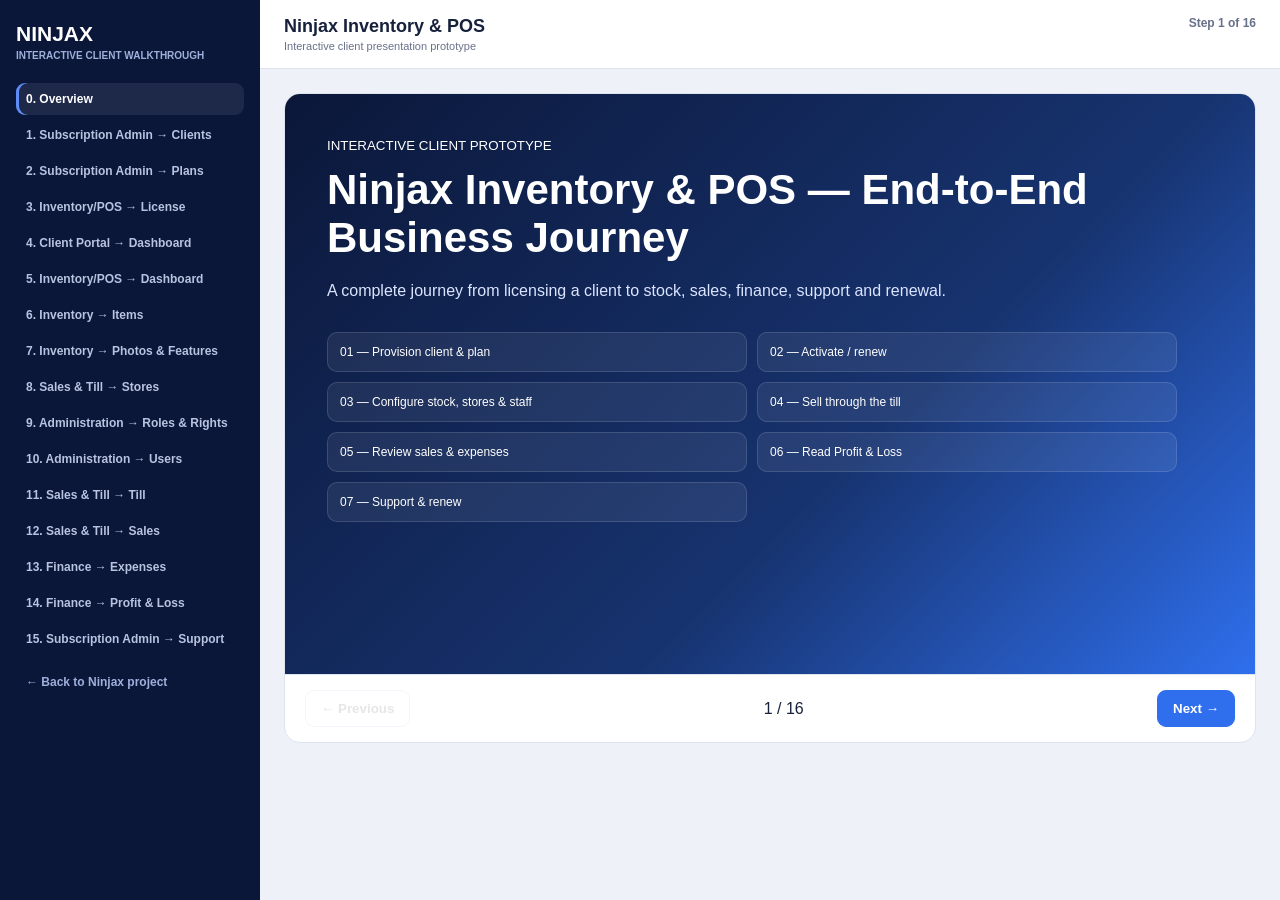
<file: projects/ninjax-demo.html>
<!doctype html><html lang="en"><head><meta charset="utf-8"><meta name="viewport" content="width=device-width,initial-scale=1"><title>Ninjax Inventory & POS — Interactive Client Walkthrough</title><style>
:root{--n:#0b1739;--b:#2f6fed;--r:#ff3b30;--t:#17213b;--m:#68718a;--l:#dde3ef}*{box-sizing:border-box}body{margin:0;font-family:Inter,Segoe UI,Arial,sans-serif;background:#eef2f8;color:var(--t)}.app{display:grid;grid-template-columns:260px 1fr;min-height:100vh}.side{background:var(--n);color:#fff;padding:22px 16px;position:sticky;top:0;height:100vh;overflow:auto}.brand{font-size:21px;font-weight:800}.brand small{display:block;font-size:10px;color:#9eb0db;margin-top:4px}.nav{margin-top:20px}.nav button{width:100%;border:0;background:transparent;color:#b8c3e0;padding:9px 10px;border-radius:9px;text-align:left;font-weight:650;font-size:12px;cursor:pointer;margin:2px 0}.nav button.on{background:#ffffff14;color:#fff;box-shadow:inset 3px 0 #5e8df7}.back{display:block;color:#9eb0db;text-decoration:none;font-size:12px;font-weight:700;margin:18px 10px}.main{min-width:0}.top{background:#fff;border-bottom:1px solid var(--l);padding:16px 24px;display:flex;justify-content:space-between;position:sticky;top:0;z-index:5}.top h1{font-size:18px;margin:0}.top p{font-size:11px;color:var(--m);margin:3px 0 0}.prog{font-size:12px;font-weight:700;color:var(--m)}.content{padding:24px;max-width:1500px;margin:auto}.card{background:#fff;border:1px solid var(--l);border-radius:16px;overflow:hidden}.head{padding:20px 22px;border-bottom:1px solid var(--l);display:flex;justify-content:space-between;gap:18px}.head h2{margin:4px 0 6px;font-size:23px}.head p{margin:0;color:var(--m);font-size:13px;line-height:1.5}.path{white-space:nowrap;background:#edf3ff;color:#234caa;padding:8px 11px;border-radius:999px;font-size:11px;font-weight:800;height:max-content}.stage{display:grid;grid-template-columns:minmax(0,1fr) 330px}.visual{background:#101829;padding:20px;display:grid;place-items:center;min-height:540px}.shot{position:relative;width:100%;max-width:1050px;overflow:hidden;border-radius:12px;background:#fff}.shot img{display:block;width:100%;height:auto}.mark{position:absolute;border:4px solid var(--r);border-radius:9px;box-shadow:0 0 0 5px #ff3b3025;pointer-events:none}.mark:after{content:"";position:absolute;right:-10px;top:50%;transform:translateY(-50%);width:13px;height:13px;background:var(--r);border:3px solid #fff;border-radius:50%}.label{position:absolute;background:var(--r);color:#fff;padding:7px 9px;border-radius:8px;font-size:11px;font-weight:800}.label:before{content:"";position:absolute;left:-8px;top:50%;transform:translateY(-50%);border-top:7px solid transparent;border-bottom:7px solid transparent;border-right:8px solid var(--r)}.notes{padding:22px;background:#fbfcff;border-left:1px solid var(--l)}.notes h3{font-size:14px;margin:0 0 10px}.notes ol{margin:0;padding-left:19px}.notes li{font-size:12px;line-height:1.5;margin-bottom:10px}.out{margin-top:14px;padding:12px;background:#f2fbf7;border:1px solid #d7f1e5;border-radius:10px;font-size:12px;color:#27694e;line-height:1.5}.legend{padding:10px 22px;background:#fff8f7;color:#8e2a23;font-size:11px;border-top:1px solid #ffe1de}.controls{display:flex;justify-content:space-between;align-items:center;padding:15px 20px;border-top:1px solid var(--l)}.btn{border:1px solid var(--l);background:#fff;padding:10px 15px;border-radius:9px;font-weight:800;cursor:pointer}.btn.next{background:var(--b);color:#fff;border-color:var(--b)}.btn:disabled{opacity:.35}.cover{padding:42px;background:linear-gradient(135deg,#0b1739,#17336f 60%,#2f6fed);color:#fff;min-height:580px}.cover h2{font-size:42px;max-width:800px;margin:12px 0}.cover p{max-width:850px;color:#dbe5ff;line-height:1.6}.flow{margin-top:28px;display:grid;grid-template-columns:repeat(2,minmax(0,1fr));gap:10px;max-width:850px}.flow div{background:#ffffff12;border:1px solid #ffffff20;padding:12px;border-radius:10px;font-size:12px}.licdemo{width:100%;max-width:980px;background:#f1f3f9;padding:28px;border-radius:12px}.lictop{display:flex;justify-content:space-between;align-items:center;margin-bottom:22px}.licbrand{font-weight:900;color:#00b2e7;font-size:11px;letter-spacing:1.4px}.licsign{border:1px solid #e4e7f0;background:#fff;padding:9px 12px;border-radius:9px;font-size:11px;font-weight:800}.licpanel{display:grid;grid-template-columns:1.2fr .8fr;background:#fff;border:1px solid #e4e7f0;border-radius:20px;overflow:hidden;box-shadow:0 25px 50px -30px #0b1739}.licmain{padding:38px}.licicon{width:54px;height:54px;border-radius:16px;background:#fbeaea;color:#d14343;display:grid;place-items:center;font-size:25px;margin-bottom:22px}.liceyebrow{font-size:10px;font-weight:900;color:#d14343;letter-spacing:1.3px}.licmain h3{font-size:25px;color:#082149;margin:8px 0 12px}.licmain p{font-size:13px;line-height:1.65;color:#68718a;max-width:540px}.liccheck{display:inline-block;margin-top:15px;background:#00b2e7;color:#fff;padding:11px 15px;border-radius:10px;font-size:11px;font-weight:900}.licaside{padding:34px;background:#f8fafd;border-left:1px solid #e4e7f0}.licaside h4{color:#082149;margin:0 0 15px}.licrow{background:#fff;border:1px solid #e4e7f0;border-radius:11px;padding:12px;margin:9px 0}.licrow small{display:block;color:#68718a;font-size:9px;font-weight:800;letter-spacing:.4px}.licrow strong{display:block;color:#082149;font-size:12px;margin-top:3px}.licrow.bad strong{color:#d14343}@media(max-width:1000px){.app{grid-template-columns:1fr}.side{display:none}.stage{grid-template-columns:1fr}.notes{border-left:0;border-top:1px solid var(--l)}}
</style></head><body><div class="app"><aside class="side"><div class="brand">NINJAX<small>INTERACTIVE CLIENT WALKTHROUGH</small></div><div class="nav" id="nav"></div><a class="back" href="ninjax.html">← Back to Ninjax project</a></aside><main class="main"><div class="top"><div><h1>Ninjax Inventory & POS</h1><p>Interactive client presentation prototype</p></div><div class="prog" id="prog"></div></div><div class="content"><div class="card" id="card"></div></div></main></div><script>
const B='../assets/ninjax/';
const S=[
['Overview','Welcome: how Ninjax works',null,'A complete journey from licensing a client to stock, sales, finance, support and renewal.',['Ninjax has three connected surfaces: Subscription Admin, Client Portal and Inventory/POS Admin.','Use Previous/Next or the left menu to present the process end to end.'],'The client sees one complete operating lifecycle rather than isolated screens.'],
['Subscription Admin → Clients','1. Provision the business','subadmin-clients.png','Create and license the client business in Ninjax Subscription Admin.',['Open Clients.','Create or select the business and assign the correct plan.','Confirm subscription, renewal date and activation-key state.'],'The business is licensed and ready for activation.'],
['Subscription Admin → Plans','2. Configure the subscription plan','subadmin-plans.png','Plans control pricing and billing cycle.',['Open Plans.','Choose the correct plan.','Review price and billing-cycle duration before assignment.'],'Commercial terms are controlled centrally.'],
['Inventory/POS → License','3. Inactive / expired license landing','__LICENSE__','This is the first operations screen shown when the installation has no active license or the subscription has expired.',['Sign in to the Inventory/POS Admin.','The system detects that the license is inactive or expired and blocks licensed operations.','Review the status and expiry date when available.','Paste the vendor-issued activation key and choose Activate license.','After activation or renewal, the normal operations dashboard becomes available.'],'The client clearly understands why access is restricted without exposing the server-side subscription key.'],
['Client Portal → Dashboard','4. Activate or renew the subscription','client-portal-dashboard.png','The business owner manages subscription status and activation here.',['Confirm the current plan and days remaining.','Renew by the available payment method.','Track payment history/reference and complete activation through the supported process.'],'A valid subscription enables protected Inventory/POS features.'],
['Inventory/POS → Dashboard','5. Start on the operations dashboard','admin-dashboard.png','The staff landing page gives a quick stock and operations overview.',['Review totals, categories and low-stock alerts.','Check recently updated stock before operating the till.'],'Management gets an immediate inventory-health snapshot.'],
['Inventory → Items','6. Create and maintain items','admin-items.png','Create products with the data needed for stock control and selling.',['Open Items.','Add or edit SKU/barcode, category, price, cost and quantity.','Verify pricing and stock before sale.'],'The product becomes controlled inventory available to POS.'],
['Inventory → Photos & Features','7. Add product photos & features','admin-photos-features.png','Add customer-facing product media and structured specifications.',['Open Photos & Features.','Select the item and upload the main/gallery images.','Add structured features where required.'],'The item is ready for richer catalog/storefront presentation.'],
['Sales & Till → Stores','8. Configure store locations','admin-stores.png','Locations allow sales and finance to be tracked by outlet.',['Open Stores.','Create or verify the outlet.','Confirm it is available to till and reporting.'],'Transactions can be reported per store or consolidated.'],
['Administration → Roles & Rights','9. Configure staff access','admin-roles-rights.png','Roles determine exactly what staff can view or manage.',['Open Roles & Rights.','Assign only the permissions each role needs.','Keep accounting/admin rights restricted.'],'The business controls operational access and risk.'],
['Administration → Users','10. Create staff users','admin-users.png','Register staff and assign the correct role.',['Open Users.','Register the staff member and assign a role.','Deactivate access when no longer required.'],'Authorized employees can use the system with role-based access.'],
['Sales & Till → Till','11. Sell at the till','admin-till.png','Scan/search products, build the cart and take payment.',['Open Till.','Scan a barcode/SKU or enter it manually.','Confirm quantity, price, tax and total.','Choose Cash, Card, M-Pesa or On Account/Credit and complete the sale.'],'The sale is recorded against the relevant store and feeds reporting.'],
['Sales & Till → Sales','12. Review sales activity','admin-sales.png','Review and reconcile POS transaction history.',['Open Sales.','Filter by store, status or date range.','Export to Excel/PDF when required.'],'Management gets a searchable audit view of sales.'],
['Finance → Expenses','13. Record business expenses','admin-expenses.png','Categorized expenses feed directly into finance reporting.',['Open Expenses.','Capture amount, account/category, payment method, date and store.','Save and verify the record.'],'Expenses join POS revenue in the finance picture.'],
['Finance → Profit & Loss','14. Review Profit & Loss','admin-profit-loss.png','Review revenue, expenses and net income for a period.',['Open Profit & Loss.','Choose the period and store where applicable.','Review totals and export when required.'],'The client sees business performance from real operating activity.'],
['Subscription Admin → Support','15. Support and ongoing subscription','subadmin-support.png','Support closes the loop while the client continues renewing through the portal.',['Open the client support thread.','Track conversation and status.','For renewal, return to the Client Portal before expiry.'],'Lifecycle complete: provision → activate → configure → sell → report → support → renew.']
];
let i=0;const card=document.getElementById('card'),nav=document.getElementById('nav'),prog=document.getElementById('prog');
const e=s=>String(s).replace(/&/g,'&amp;').replace(/</g,'&lt;').replace(/>/g,'&gt;');
function navs(){nav.innerHTML=S.map((s,n)=>`<button type="button" class="${n===i?'on':''}" data-i="${n}">${n}. ${e(s[0])}</button>`).join('');nav.querySelectorAll('button').forEach(b=>b.addEventListener('click',()=>go(+b.dataset.i)))}
function cover(){return `<section class="cover"><small>INTERACTIVE CLIENT PROTOTYPE</small><h2>Ninjax Inventory & POS — End-to-End Business Journey</h2><p>${e(S[0][3])}</p><div class="flow"><div>01 — Provision client & plan</div><div>02 — Activate / renew</div><div>03 — Configure stock, stores & staff</div><div>04 — Sell through the till</div><div>05 — Review sales & expenses</div><div>06 — Read Profit & Loss</div><div>07 — Support & renew</div></div></section>`}
function page(s){const label=e(s[0].split('→').pop().trim());if(s[2]==='__LICENSE__')return `<section><div class="head"><div><small>CLIENT WALKTHROUGH</small><h2>${e(s[1])}</h2><p>${e(s[3])}</p></div><div class="path">Menu: ${e(s[0])}</div></div><div class="stage"><div class="visual"><div class="licdemo"><div class="lictop"><div><div class="licbrand">NINJAX INVENTORY & POS</div><strong>License status</strong></div><button class="licsign">Sign out</button></div><div class="licpanel"><div class="licmain"><div class="licicon">!</div><div class="liceyebrow">LICENSE NOT ACTIVE</div><h3>Activate this installation to get started.</h3><p>This Ninjax Inventory & POS installation has not completed license activation. Paste the activation key supplied by your Ninjax provider to activate this installation.</p><div class="licrow"><small>VENDOR ACTIVATION KEY</small><strong>••••••••••••••••</strong></div><span class="liccheck">🔑 Activate license</span> <span class="liccheck" style="background:#fff;color:#082149;border:1px solid #e4e7f0">↻ Check again</span></div><div class="licaside"><h4>Installation status</h4><div class="licrow"><small>APPLICATION</small><strong>Ninjax Inventory & POS</strong></div><div class="licrow bad"><small>LICENSE</small><strong>Activation required</strong></div><div class="licrow"><small>SUBSCRIPTION END</small><strong>Not available</strong></div></div></div></div></div><aside class="notes"><h3>What to explain to the client</h3><ol>${s[4].map(x=>`<li>${e(x)}</li>`).join('')}</ol><div class="out"><strong>Outcome:</strong> ${e(s[5])}</div></aside></div></section>`;return `<section><div class="head"><div><small>CLIENT WALKTHROUGH</small><h2>${e(s[1])}</h2><p>${e(s[3])}</p></div><div class="path">Menu: ${e(s[0])}</div></div><div class="stage"><div class="visual"><div class="shot"><img src="${B+s[2]}" alt="${e(s[1])}"><div class="mark" hidden></div><div class="label" hidden>${label}</div></div></div><aside class="notes"><h3>What to explain to the client</h3><ol>${s[4].map(x=>`<li>${e(x)}</li>`).join('')}</ol><div class="out"><strong>Outcome:</strong> ${e(s[5])}</div></aside></div><div class="legend">Red highlight is positioned from the active navigation row detected in this screenshot — no hard-coded menu Y coordinate.</div></section>`}
function controls(){return `<div class="controls"><button type="button" class="btn prev" ${i===0?'disabled':''}>← Previous</button><span>${i+1} / ${S.length}</span><button type="button" class="btn next" ${i===S.length-1?'disabled':''}>Next →</button></div>`}
function marker(){if(i===0||S[i][2]==='__LICENSE__')return;const shot=card.querySelector('.shot'),img=shot.querySelector('img'),mark=shot.querySelector('.mark'),label=shot.querySelector('.label');const run=()=>{try{const W=img.naturalWidth,H=img.naturalHeight,c=document.createElement('canvas');c.width=W;c.height=H;const x=c.getContext('2d',{willReadFrequently:true});x.drawImage(img,0,0);const d=x.getImageData(0,0,W,H).data,L=(a,b)=>{let q=(b*W+a)*4;return(d[q]+d[q+1]+d[q+2])/3},x0=W*.01|0,x1=W*.16|0,y0=H*.18|0,y1=H*.90|0,v=[];for(let y=y0;y<y1;y+=5)for(let a=x0;a<x1;a+=5)v.push(L(a,y));v.sort((a,b)=>a-b);const base=v[v.length>>1]||28,win=Math.max(10,H*.038|0);let best={s:-1,y:H*.3};for(let cy=y0+(win>>1);cy<y1-(win>>1);cy+=2){let hit=0,n=0;for(let y=cy-(win>>1);y<cy+(win>>1);y+=3)for(let a=x0;a<x1;a+=4){let z=L(a,y);if(z>base+10&&z<185)hit++;n++}let sc=hit/n;if(sc>best.s)best={s:sc,y:cy}}let top=(best.y-win/2)/H*100,left=.8,width=14.5,height=Math.max(3.5,Math.min(5.2,win/H*100));mark.style.cssText=`left:${left}%;top:${top}%;width:${width}%;height:${height}%`;label.style.cssText=`left:${left+width+2.2}%;top:${top}%`;mark.hidden=label.hidden=false}catch(err){mark.hidden=label.hidden=true}};img.complete?run():img.addEventListener('load',run,{once:true})}
function render(){const s=S[i];card.innerHTML=(i===0?cover():page(s))+controls();prog.textContent=`Step ${i+1} of ${S.length}`;navs();card.querySelector('.prev')?.addEventListener('click',()=>go(i-1));card.querySelector('.next')?.addEventListener('click',()=>go(i+1));marker();scrollTo({top:0,behavior:'smooth'})}function go(n){if(n<0||n>=S.length)return;i=n;render()}document.addEventListener('keydown',a=>{if(a.key==='ArrowRight')go(i+1);if(a.key==='ArrowLeft')go(i-1)});render();
</script><!-- interactive-demo-v4-auto-marker --></body></html>
</file>
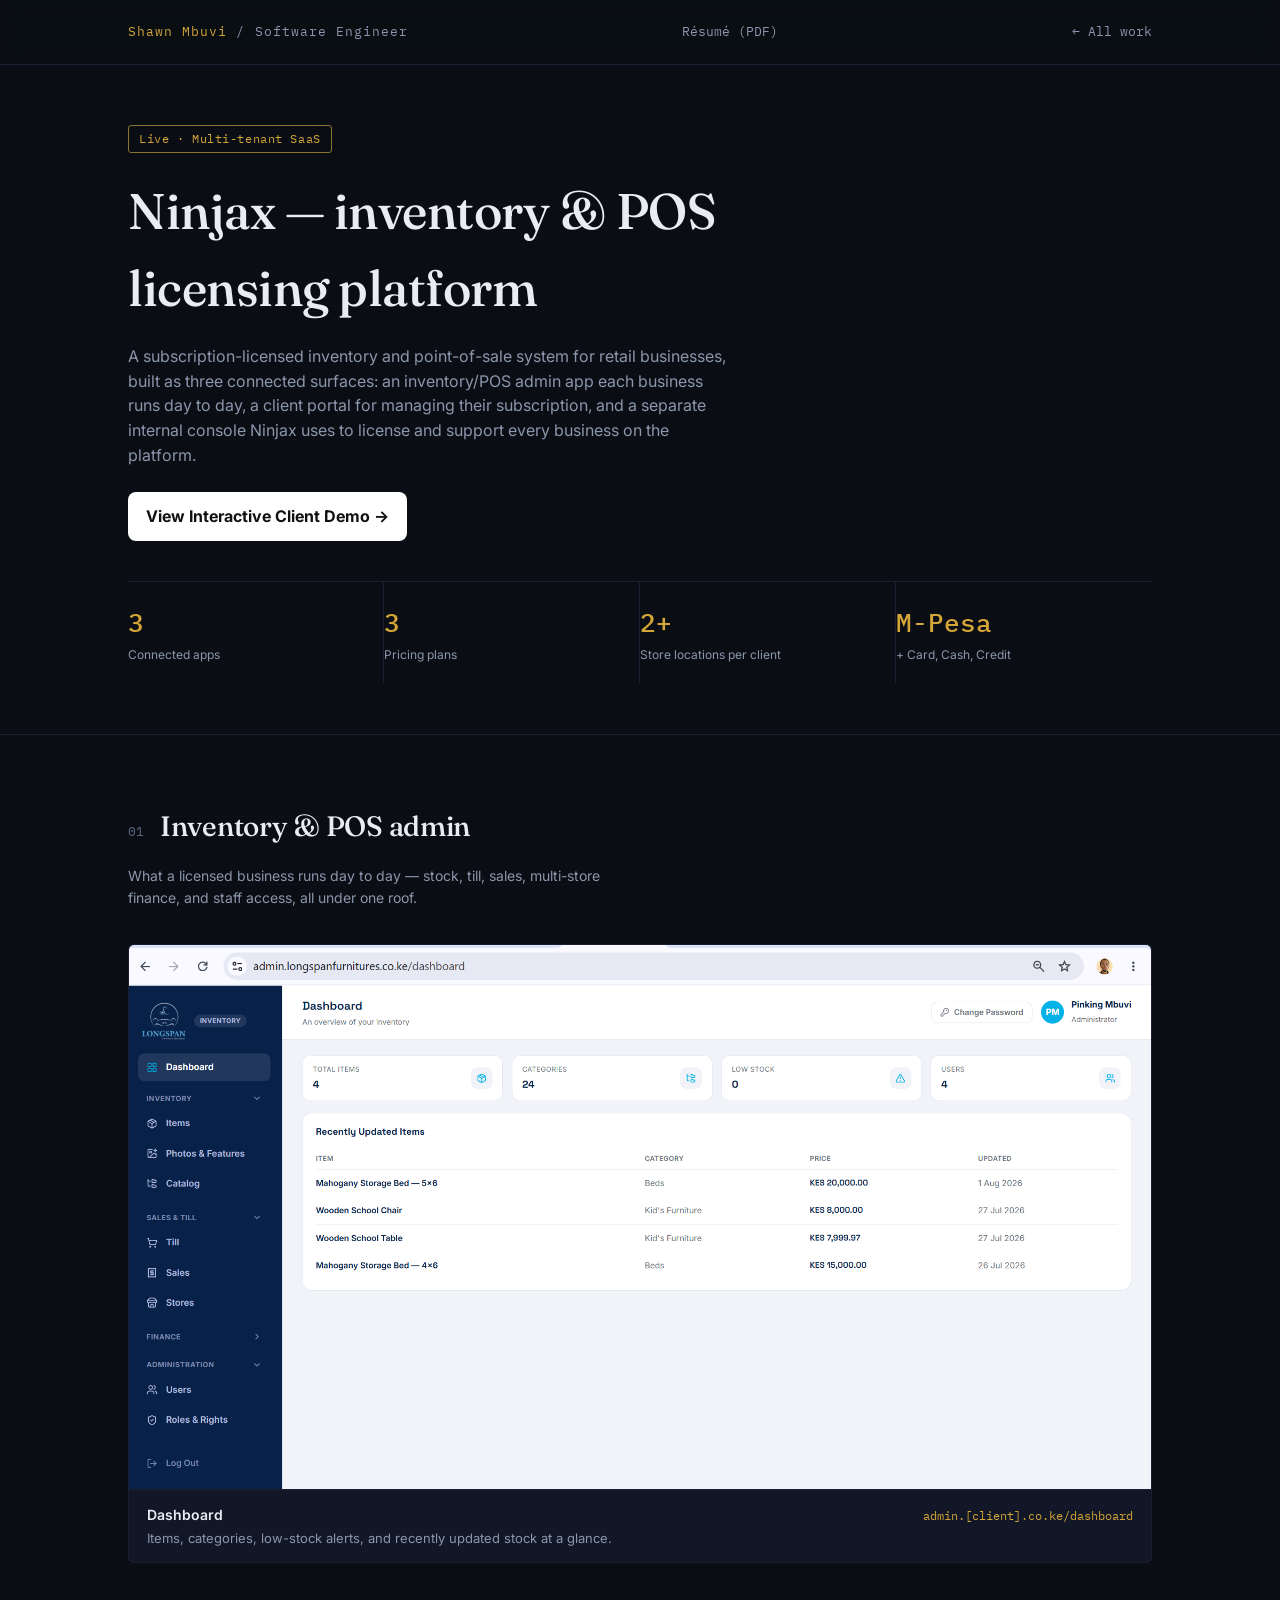
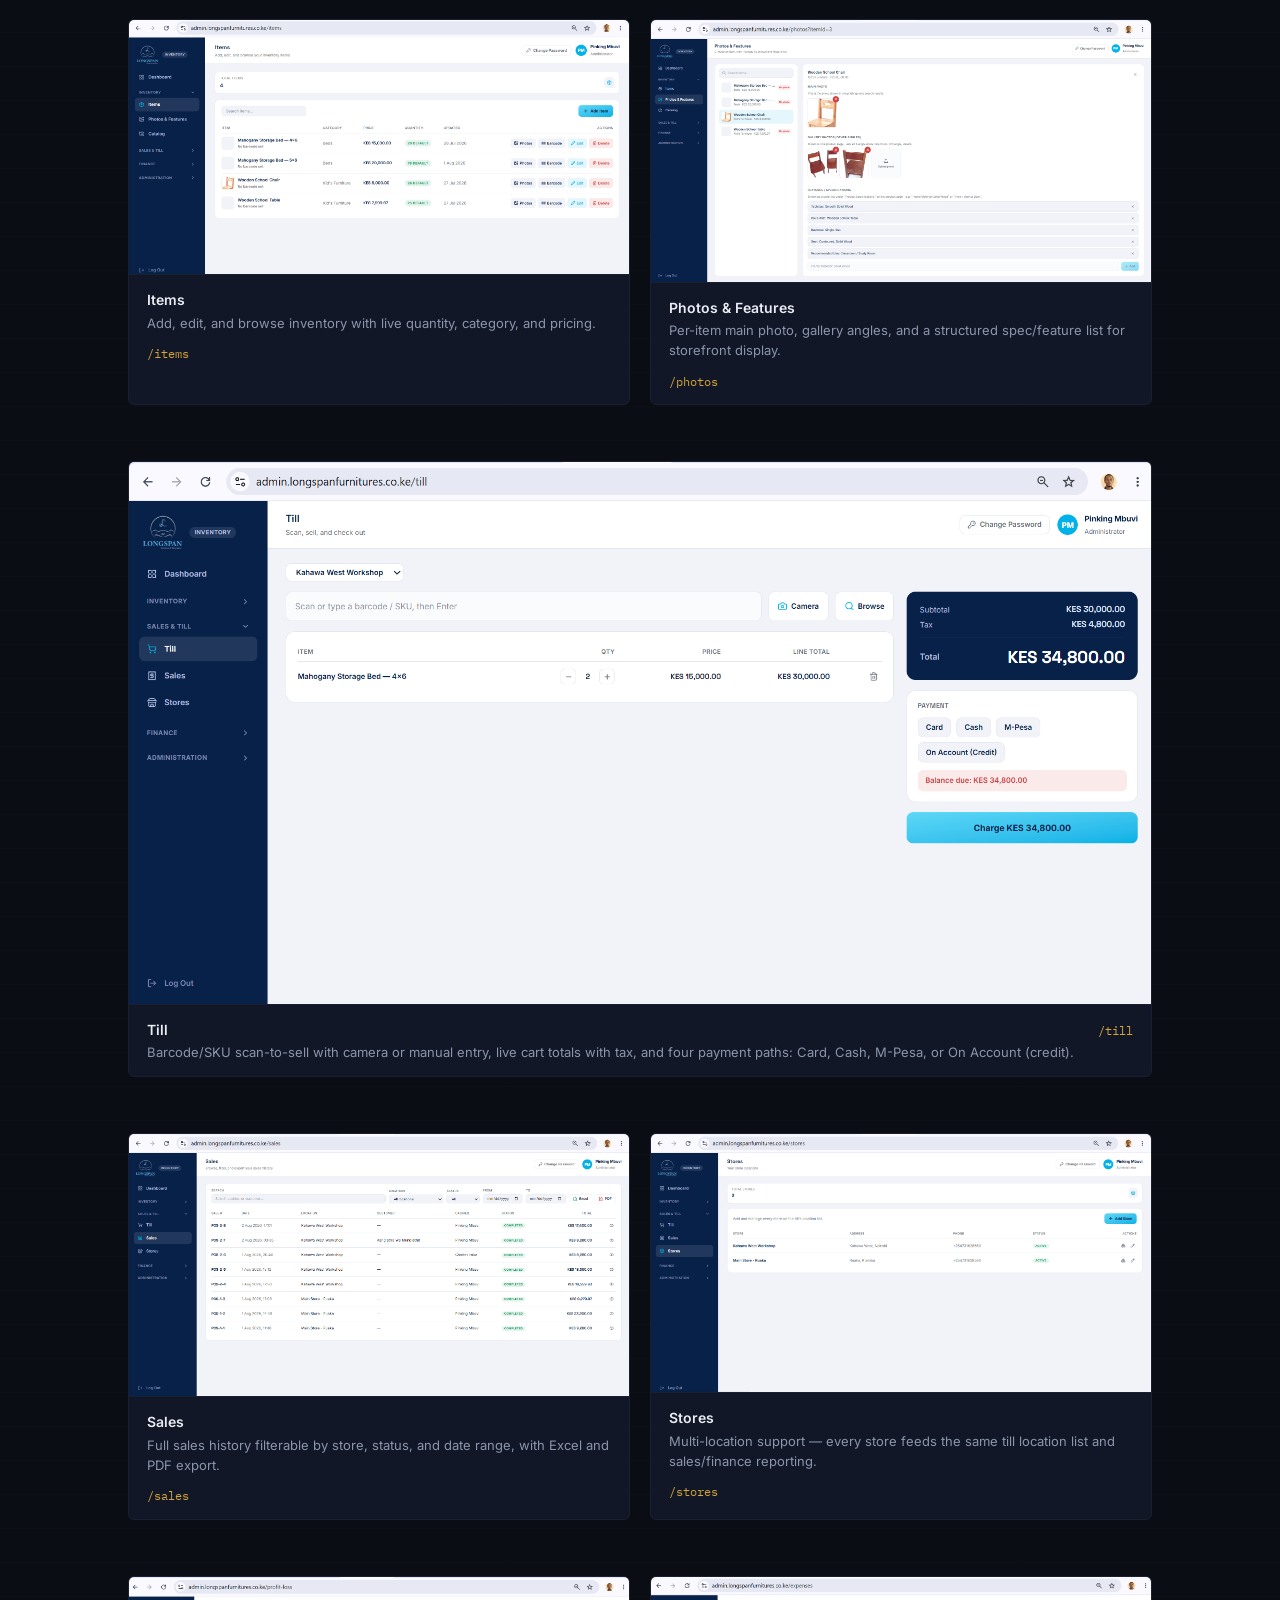
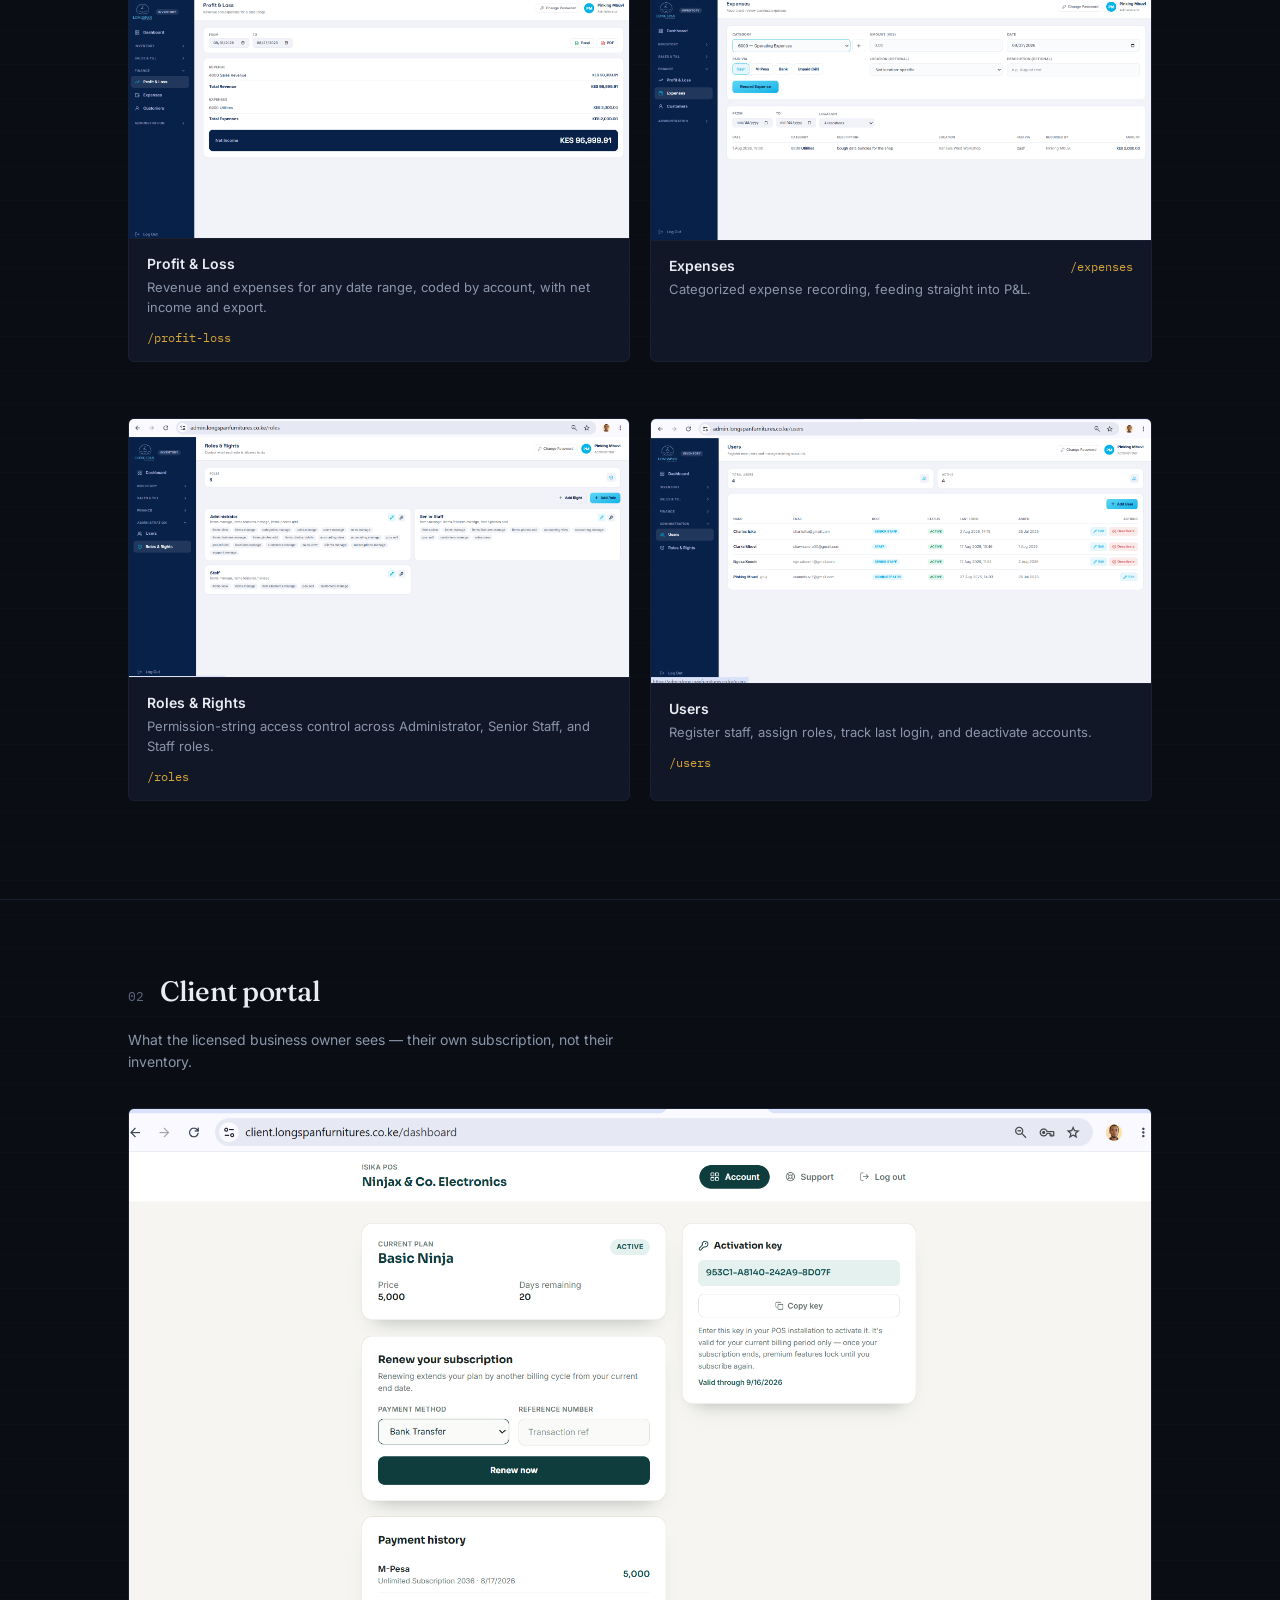
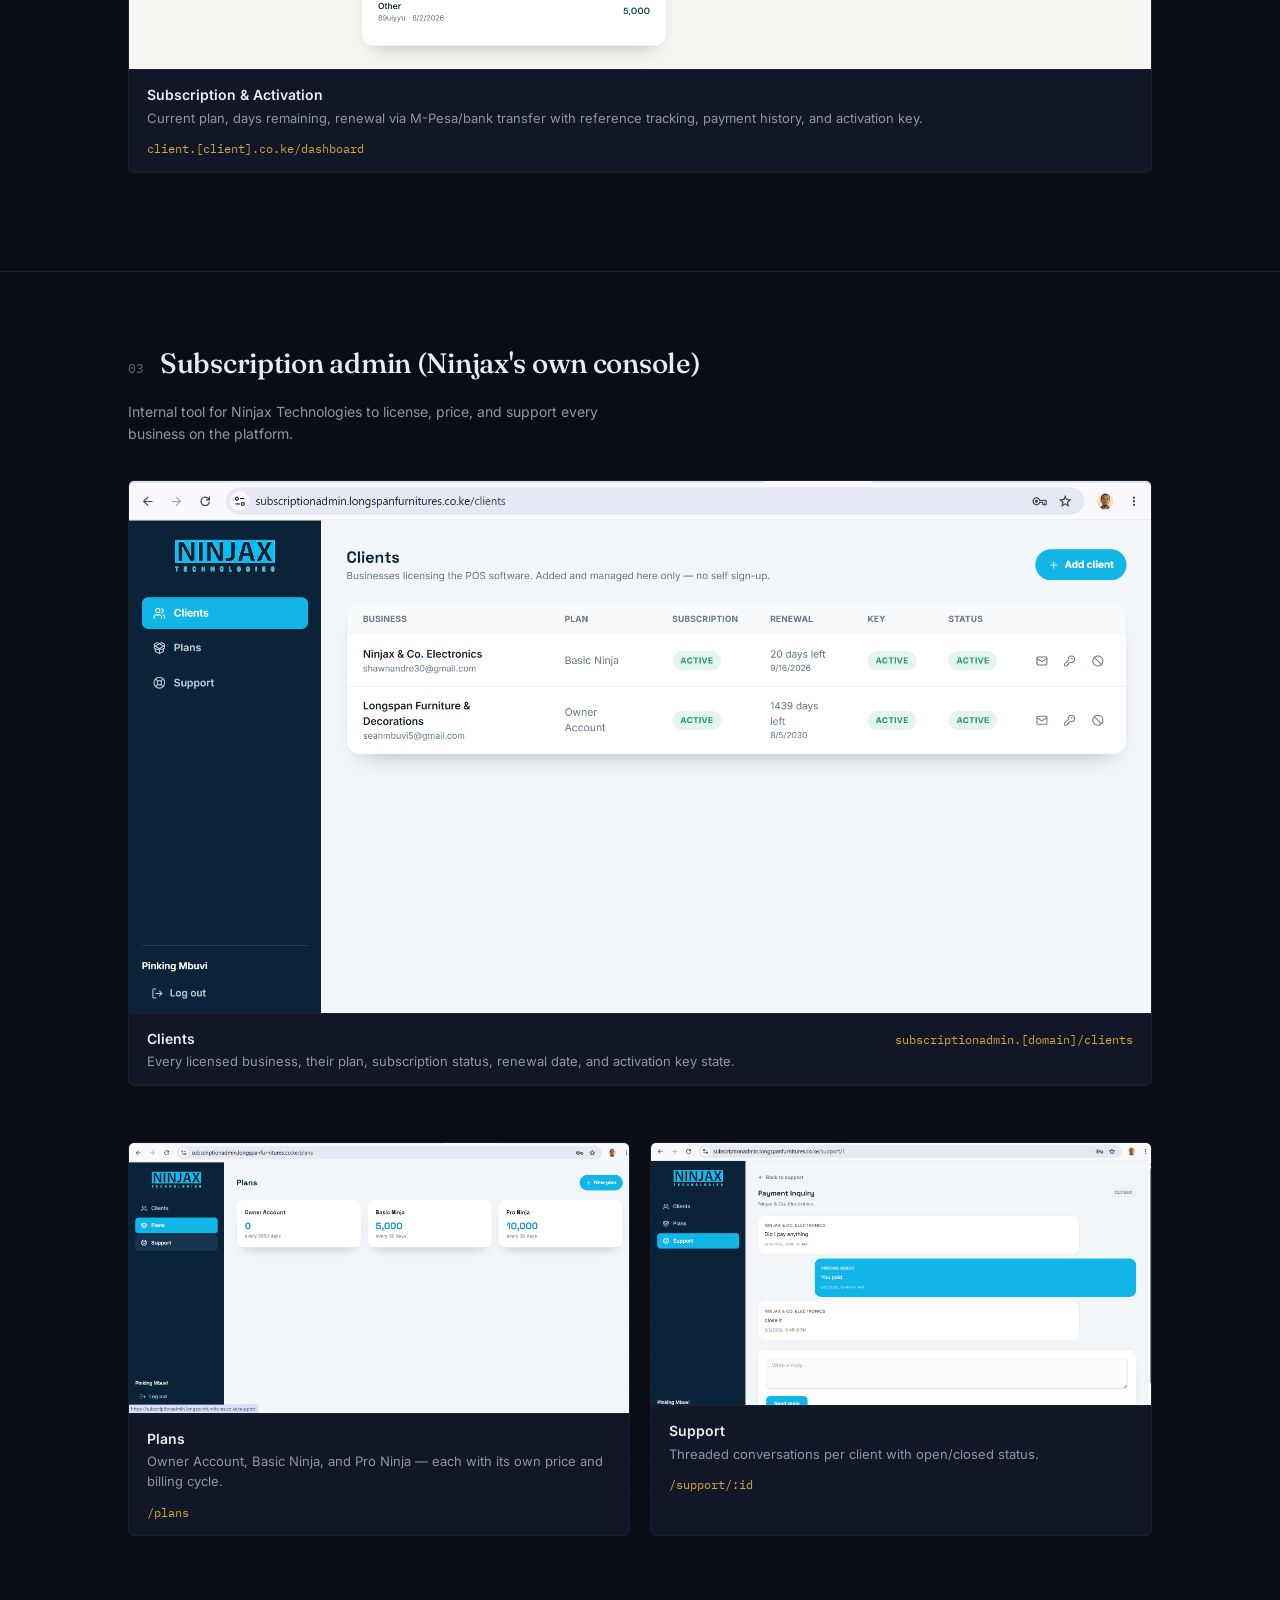
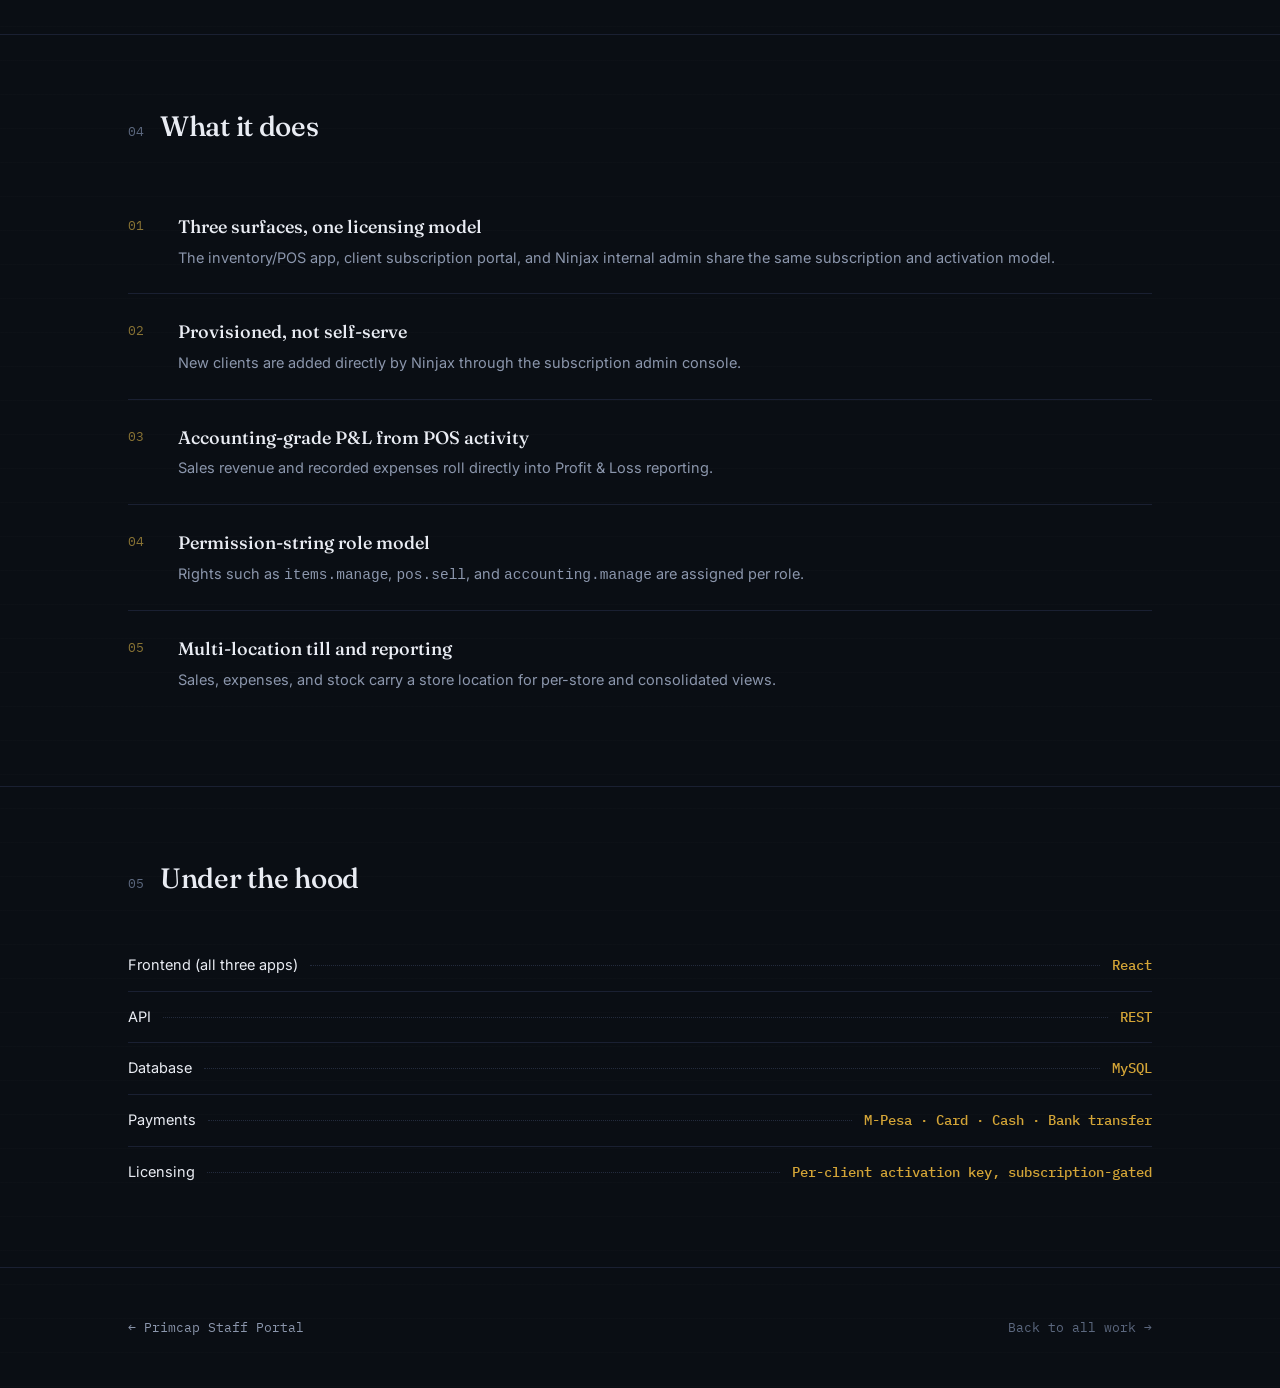
<file: projects/ninjax.html>
<!DOCTYPE html>
<html lang="en">
<head>
<meta charset="UTF-8">
<meta name="viewport" content="width=device-width, initial-scale=1.0">
<title>Ninjax — SaaS Inventory &amp; POS Platform — Shawn Mbuvi</title>
<link rel="stylesheet" href="../css/style.css">
</head>
<body>
<nav class="nav"><div class="wrap"><a href="../index.html" class="nav-mark">Shawn Mbuvi <span>/ Software Engineer</span></a><a href="../assets/cv/Shawn_Mbuvi_CV.pdf" target="_blank" rel="noopener" class="nav-back" style="margin-right:20px">Résumé (PDF)</a><a href="../index.html" class="nav-back">← All work</a></div></nav>
<header class="cs-hero"><div class="wrap"><span class="status-badge">Live · Multi-tenant SaaS</span><h1>Ninjax — inventory &amp; POS licensing platform</h1><p>A subscription-licensed inventory and point-of-sale system for retail businesses, built as three connected surfaces: an inventory/POS admin app each business runs day to day, a client portal for managing their subscription, and a separate internal console Ninjax uses to license and support every business on the platform.</p><p style="margin-top:24px"><a href="ninjax-demo.html" style="display:inline-block;padding:12px 18px;border-radius:8px;background:#fff;color:#111;text-decoration:none;font-weight:700">View Interactive Client Demo →</a></p><div class="stat-strip"><div class="stat"><div class="stat-num">3</div><div class="stat-label">Connected apps</div></div><div class="stat"><div class="stat-num">3</div><div class="stat-label">Pricing plans</div></div><div class="stat"><div class="stat-num">2+</div><div class="stat-label">Store locations per client</div></div><div class="stat"><div class="stat-num">M-Pesa</div><div class="stat-label">+ Card, Cash, Credit</div></div></div></div></header>
<section class="section"><div class="wrap"><div class="section-head"><span class="section-num">01</span><h2>Inventory &amp; POS admin</h2></div><p class="section-note">What a licensed business runs day to day — stock, till, sales, multi-store finance, and staff access, all under one roof.</p><div class="shot-img"><img src="../assets/ninjax/admin-dashboard.png" alt="Ninjax inventory admin — Dashboard"><div class="shot-caption"><div><h5>Dashboard</h5><p>Items, categories, low-stock alerts, and recently updated stock at a glance.</p></div><span class="shot-route">admin.[client].co.ke/dashboard</span></div></div><div class="shot-pair"><div class="shot-img"><img src="../assets/ninjax/admin-items.png" alt="Ninjax inventory admin — Items"><div class="shot-caption"><div><h5>Items</h5><p>Add, edit, and browse inventory with live quantity, category, and pricing.</p></div><span class="shot-route">/items</span></div></div><div class="shot-img"><img src="../assets/ninjax/admin-photos-features.png" alt="Ninjax inventory admin — Photos & Features"><div class="shot-caption"><div><h5>Photos &amp; Features</h5><p>Per-item main photo, gallery angles, and a structured spec/feature list for storefront display.</p></div><span class="shot-route">/photos</span></div></div></div><div class="shot-img"><img src="../assets/ninjax/admin-till.png" alt="Ninjax inventory admin — Till"><div class="shot-caption"><div><h5>Till</h5><p>Barcode/SKU scan-to-sell with camera or manual entry, live cart totals with tax, and four payment paths: Card, Cash, M-Pesa, or On Account (credit).</p></div><span class="shot-route">/till</span></div></div><div class="shot-pair"><div class="shot-img"><img src="../assets/ninjax/admin-sales.png" alt="Ninjax inventory admin — Sales"><div class="shot-caption"><div><h5>Sales</h5><p>Full sales history filterable by store, status, and date range, with Excel and PDF export.</p></div><span class="shot-route">/sales</span></div></div><div class="shot-img"><img src="../assets/ninjax/admin-stores.png" alt="Ninjax inventory admin — Stores"><div class="shot-caption"><div><h5>Stores</h5><p>Multi-location support — every store feeds the same till location list and sales/finance reporting.</p></div><span class="shot-route">/stores</span></div></div></div><div class="shot-pair"><div class="shot-img"><img src="../assets/ninjax/admin-profit-loss.png" alt="Ninjax inventory admin — Profit & Loss"><div class="shot-caption"><div><h5>Profit &amp; Loss</h5><p>Revenue and expenses for any date range, coded by account, with net income and export.</p></div><span class="shot-route">/profit-loss</span></div></div><div class="shot-img"><img src="../assets/ninjax/admin-expenses.png" alt="Ninjax inventory admin — Expenses"><div class="shot-caption"><div><h5>Expenses</h5><p>Categorized expense recording, feeding straight into P&amp;L.</p></div><span class="shot-route">/expenses</span></div></div></div><div class="shot-pair"><div class="shot-img"><img src="../assets/ninjax/admin-roles-rights.png" alt="Ninjax inventory admin — Roles & Rights"><div class="shot-caption"><div><h5>Roles &amp; Rights</h5><p>Permission-string access control across Administrator, Senior Staff, and Staff roles.</p></div><span class="shot-route">/roles</span></div></div><div class="shot-img"><img src="../assets/ninjax/admin-users.png" alt="Ninjax inventory admin — Users"><div class="shot-caption"><div><h5>Users</h5><p>Register staff, assign roles, track last login, and deactivate accounts.</p></div><span class="shot-route">/users</span></div></div></div></div></section>
<section class="section"><div class="wrap"><div class="section-head"><span class="section-num">02</span><h2>Client portal</h2></div><p class="section-note">What the licensed business owner sees — their own subscription, not their inventory.</p><div class="shot-img"><img src="../assets/ninjax/client-portal-dashboard.png" alt="Ninjax client portal — subscription dashboard"><div class="shot-caption"><div><h5>Subscription &amp; Activation</h5><p>Current plan, days remaining, renewal via M-Pesa/bank transfer with reference tracking, payment history, and activation key.</p></div><span class="shot-route">client.[client].co.ke/dashboard</span></div></div></div></section>
<section class="section"><div class="wrap"><div class="section-head"><span class="section-num">03</span><h2>Subscription admin (Ninjax's own console)</h2></div><p class="section-note">Internal tool for Ninjax Technologies to license, price, and support every business on the platform.</p><div class="shot-img"><img src="../assets/ninjax/subadmin-clients.png" alt="Ninjax subscription admin — Clients"><div class="shot-caption"><div><h5>Clients</h5><p>Every licensed business, their plan, subscription status, renewal date, and activation key state.</p></div><span class="shot-route">subscriptionadmin.[domain]/clients</span></div></div><div class="shot-pair"><div class="shot-img"><img src="../assets/ninjax/subadmin-plans.png" alt="Ninjax subscription admin — Plans"><div class="shot-caption"><div><h5>Plans</h5><p>Owner Account, Basic Ninja, and Pro Ninja — each with its own price and billing cycle.</p></div><span class="shot-route">/plans</span></div></div><div class="shot-img"><img src="../assets/ninjax/subadmin-support.png" alt="Ninjax subscription admin — Support ticket thread"><div class="shot-caption"><div><h5>Support</h5><p>Threaded conversations per client with open/closed status.</p></div><span class="shot-route">/support/:id</span></div></div></div></div></section>
<section class="section"><div class="wrap"><div class="section-head"><span class="section-num">04</span><h2>What it does</h2></div><div class="feature-list"><div class="feature"><div class="feature-mark">01</div><div><h4>Three surfaces, one licensing model</h4><p>The inventory/POS app, client subscription portal, and Ninjax internal admin share the same subscription and activation model.</p></div></div><div class="feature"><div class="feature-mark">02</div><div><h4>Provisioned, not self-serve</h4><p>New clients are added directly by Ninjax through the subscription admin console.</p></div></div><div class="feature"><div class="feature-mark">03</div><div><h4>Accounting-grade P&amp;L from POS activity</h4><p>Sales revenue and recorded expenses roll directly into Profit &amp; Loss reporting.</p></div></div><div class="feature"><div class="feature-mark">04</div><div><h4>Permission-string role model</h4><p>Rights such as <code>items.manage</code>, <code>pos.sell</code>, and <code>accounting.manage</code> are assigned per role.</p></div></div><div class="feature"><div class="feature-mark">05</div><div><h4>Multi-location till and reporting</h4><p>Sales, expenses, and stock carry a store location for per-store and consolidated views.</p></div></div></div></div></section>
<section class="section"><div class="wrap"><div class="section-head"><span class="section-num">05</span><h2>Under the hood</h2></div><div class="ledger-row"><span class="ledger-label">Frontend (all three apps)</span><span class="ledger-leader"></span><span class="ledger-value">React</span></div><div class="ledger-row"><span class="ledger-label">API</span><span class="ledger-leader"></span><span class="ledger-value">REST</span></div><div class="ledger-row"><span class="ledger-label">Database</span><span class="ledger-leader"></span><span class="ledger-value">MySQL</span></div><div class="ledger-row"><span class="ledger-label">Payments</span><span class="ledger-leader"></span><span class="ledger-value">M-Pesa · Card · Cash · Bank transfer</span></div><div class="ledger-row"><span class="ledger-label">Licensing</span><span class="ledger-leader"></span><span class="ledger-value">Per-client activation key, subscription-gated</span></div></div></section>
<footer class="footer"><div class="wrap" style="display:flex;justify-content:space-between;width:100%;flex-wrap:wrap;gap:16px"><a href="primcap.html" class="nav-back">← Primcap Staff Portal</a><a href="../index.html" class="footer-mono">Back to all work →</a></div></footer>
</body></html>
</file>
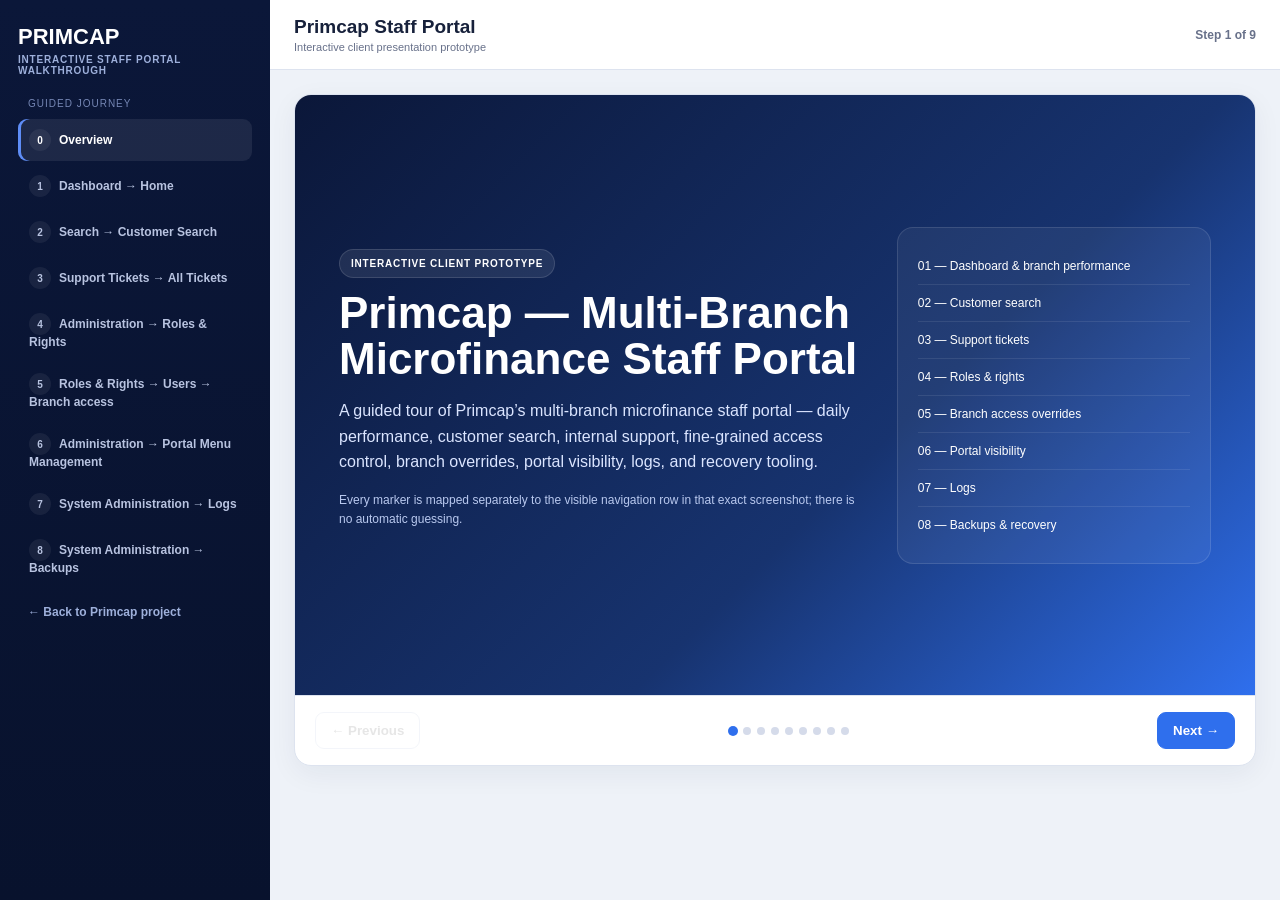
<file: projects/primcap-demo.html>
<!doctype html>
<html lang="en">
<head>
<meta charset="utf-8">
<meta name="viewport" content="width=device-width,initial-scale=1">
<title>Primcap Staff Portal — Interactive Client Walkthrough</title>
<style>
:root{--navy:#0b1739;--blue:#2f6fed;--red:#ff3b30;--ink:#17213b;--muted:#68718a;--line:#dde3ef}
*{box-sizing:border-box}body{margin:0;font-family:Inter,Segoe UI,Arial,sans-serif;background:#eef2f8;color:var(--ink)}
.app{display:grid;grid-template-columns:270px 1fr;min-height:100vh}.side{background:linear-gradient(180deg,#0b1739,#08122d);color:#fff;padding:24px 18px;position:sticky;top:0;height:100vh;overflow:auto}
.brand{font-size:22px;font-weight:850}.brand small{display:block;margin-top:4px;color:#9eb0db;font-size:10px;letter-spacing:.8px}.section-label{font-size:10px;text-transform:uppercase;color:#7586b4;letter-spacing:1px;margin:22px 10px 8px}
.nav button{width:100%;border:0;background:transparent;color:#b8c3e0;text-align:left;padding:10px 11px;border-radius:9px;font-weight:700;font-size:12px;cursor:pointer;margin:2px 0}.nav button.on{background:#ffffff14;color:#fff;box-shadow:inset 3px 0 #5e8df7}.nav .num{display:inline-grid;place-items:center;width:22px;height:22px;margin-right:8px;border-radius:50%;background:#ffffff10;font-size:10px}.back{display:block;color:#9eb0db;text-decoration:none;font-size:12px;font-weight:700;margin:18px 10px}
.main{min-width:0}.top{background:#fff;border-bottom:1px solid var(--line);padding:16px 24px;display:flex;align-items:center;justify-content:space-between;position:sticky;top:0;z-index:5}.top h1{font-size:19px;margin:0}.top p{font-size:11px;color:var(--muted);margin:3px 0 0}.progress{font-size:12px;font-weight:800;color:var(--muted)}
.content{padding:24px;max-width:1500px;margin:auto}.card{background:#fff;border:1px solid var(--line);border-radius:17px;overflow:hidden;box-shadow:0 8px 28px rgba(20,35,70,.06)}.head{padding:21px 23px;border-bottom:1px solid var(--line);display:flex;justify-content:space-between;gap:18px}.head h2{margin:4px 0 6px;font-size:24px}.head p{margin:0;color:var(--muted);font-size:13px;line-height:1.5;max-width:900px}.path{white-space:nowrap;background:#edf3ff;color:#234caa;padding:8px 11px;border-radius:999px;font-size:11px;font-weight:850;height:max-content}
.stage{display:grid;grid-template-columns:minmax(0,1fr) 340px}.visual{background:#101829;padding:20px;display:grid;place-items:center;min-height:570px}.shot{position:relative;width:100%;max-width:1080px;overflow:hidden;border-radius:12px;background:#fff;box-shadow:0 18px 55px rgba(0,0,0,.28)}.shot img{display:block;width:100%;height:auto}
.marker{position:absolute;border:4px solid var(--red);border-radius:9px;box-shadow:0 0 0 5px rgba(255,59,48,.15);pointer-events:none;animation:pulse 1.6s infinite}.marker:after{content:"";position:absolute;right:-10px;top:50%;transform:translateY(-50%);width:13px;height:13px;border-radius:50%;background:var(--red);border:3px solid #fff}
.label{position:absolute;background:var(--red);color:#fff;padding:7px 10px;border-radius:8px;font-size:11px;font-weight:850;max-width:220px;box-shadow:0 8px 24px rgba(0,0,0,.22)}.label:before{content:"";position:absolute;left:-8px;top:50%;transform:translateY(-50%);border-top:7px solid transparent;border-bottom:7px solid transparent;border-right:8px solid var(--red)}
@keyframes pulse{0%,100%{box-shadow:0 0 0 4px rgba(255,59,48,.12)}50%{box-shadow:0 0 0 10px rgba(255,59,48,.025)}}
.notes{padding:23px;background:#fbfcff;border-left:1px solid var(--line)}.notes h3{font-size:14px;margin:0 0 11px}.notes ol{margin:0;padding-left:20px}.notes li{font-size:12px;line-height:1.55;margin-bottom:10px}.tip,.outcome{margin-top:14px;padding:12px;border-radius:10px;font-size:12px;line-height:1.5}.tip{background:#f2f7ff;border:1px solid #dce8ff;color:#365079}.outcome{background:#f2fbf7;border:1px solid #d7f1e5;color:#27694e}.detect-note{font-size:10px;color:#8e2a23;margin-top:8px}
.legend{padding:10px 22px;background:#fff8f7;color:#8e2a23;font-size:11px;border-top:1px solid #ffe1de}.controls{display:flex;justify-content:space-between;align-items:center;gap:14px;padding:16px 20px;border-top:1px solid var(--line)}.btn{border:1px solid var(--line);background:#fff;padding:10px 15px;border-radius:9px;font-weight:850;cursor:pointer}.btn.next{background:var(--blue);color:#fff;border-color:var(--blue)}.btn:disabled{opacity:.35}.dots{display:flex;gap:6px;flex-wrap:wrap;justify-content:center}.dot{width:8px;height:8px;border-radius:50%;background:#d5dbea}.dot.on{background:var(--blue);transform:scale(1.25)}
.cover{padding:44px;background:linear-gradient(135deg,#0b1739,#17336f 60%,#2f6fed);color:#fff;min-height:600px;display:grid;grid-template-columns:1.25fr .75fr;gap:34px;align-items:center}.cover .badge{display:inline-block;padding:8px 11px;border-radius:999px;background:#ffffff15;border:1px solid #ffffff20;font-size:10px;font-weight:850;text-transform:uppercase;letter-spacing:.8px}.cover h2{font-size:44px;line-height:1.05;max-width:760px;margin:12px 0 16px}.cover p{max-width:820px;color:#dbe5ff;line-height:1.6}.flow{background:#ffffff0e;border:1px solid #ffffff1e;border-radius:16px;padding:20px}.flow div{padding:11px 0;border-bottom:1px solid #ffffff16;font-size:12px}.flow div:last-child{border:0}
@media(max-width:1050px){.app{grid-template-columns:1fr}.side{display:none}.stage{grid-template-columns:1fr}.notes{border-left:0;border-top:1px solid var(--line)}.cover{grid-template-columns:1fr}}
</style>
</head>
<body>
<div class="app">
<aside class="side"><div class="brand">PRIMCAP<small>INTERACTIVE STAFF PORTAL WALKTHROUGH</small></div><div class="section-label">Guided journey</div><div class="nav" id="nav"></div><a class="back" href="primcap.html">← Back to Primcap project</a></aside>
<main class="main"><div class="top"><div><h1>Primcap Staff Portal</h1><p>Interactive client presentation prototype</p></div><div class="progress" id="progress"></div></div><div class="content"><div class="card" id="card"></div></div></main>
</div>
<script>
const BASE='../assets/primcap/';
const steps=[
{title:'Welcome: how Primcap works',menu:'Overview',image:null,intro:'A guided tour of Primcap’s multi-branch microfinance staff portal — daily performance, customer search, internal support, fine-grained access control, branch overrides, portal visibility, logs, and recovery tooling.',notes:['Primcap brings branch operations and administration into one staff portal.','The walkthrough uses the real portfolio screenshots and current portal navigation.','Use the left journey menu, Previous/Next buttons, or keyboard arrow keys to present it step by step.'],outcome:'The client sees both the operational value and the controls that keep the portal manageable across branches.'},
{title:'1. Start with branch performance',menu:'Dashboard → Home',image:'dashboard.png',intro:'The Home dashboard gives staff and management a same-day view of the business across branches.',notes:["Open Dashboard, then Home.","Review today’s leads, loans disbursed, current customers, and today’s collection.","Use the branch charts to compare performance across Kilifi, Kitengela, Mtwapa, Nyali, and Ukunda."],outcome:'Management can identify branch performance and exceptions immediately.',label:'Dashboard / Home',marker:{x:.6,y:17.0,w:15.0,h:4.8}},
{title:'2. Find a customer across branches',menu:'Search → Customer Search',image:'customer-search.png',intro:'Customer Search provides a cross-branch operational lookup with staff and business context.',notes:['Expand Search & Filters.','Open Customer Search.','Search the customer and review branch, loan officer, collection officer, and business information.','Export results when needed.'],outcome:'Staff can find the right customer record quickly without navigating branch-by-branch.',label:'Search → Customer Search',marker:{x:.6,y:42.2,w:15.0,h:4.8}},
{title:'3. Handle internal support',menu:'Support Tickets → All Tickets',image:'support-tickets.png',intro:'Support Tickets keeps operational issues visible, assigned, prioritized, and traceable inside the portal.',notes:['Open Support Tickets, then All Tickets.','Review priority, status, assignment, and activity.','Open the relevant ticket and update ownership/status as needed.'],outcome:'Operational support stays tied to business context with a clear history.',label:'Support Tickets → All Tickets',marker:{x:.6,y:30.0,w:15.0,h:4.8}},
{title:'4. Control roles and rights',menu:'Administration → Roles & Rights',image:'roles-rights.png',intro:'Primcap uses a catalog of individually assignable rights instead of relying on role names alone.',notes:['Open Administration → Roles & Rights.','Select the role.','Review the exact rights attached to it.','Save only the permissions required.'],outcome:'Access is explainable and auditable.',label:'Roles & Rights',marker:{x:.6,y:89.2,w:15.0,h:4.8}},
{title:'5. Override access by branch',menu:'Roles & Rights → Users → Branch access',image:'branch-access.png',intro:'A user can have access to additional branches and, where necessary, a different role at a specific branch.',notes:['Open the user/branch-access workflow from Roles & Rights.','Choose the staff member.','Grant the additional branch.','Optionally assign a branch-specific role override.'],outcome:'One user can carry the right authority at each branch without duplicate accounts.',label:'Roles & Rights → Branch access',marker:{x:.6,y:89.2,w:15.0,h:4.8}},
{title:'6. Decide exactly what each user sees',menu:'Administration → Portal Menu Management',image:'portal-menu-management.png',intro:'Portal Menu Management controls visibility beyond whole pages — down to dashboard cards and charts.',notes:['Open Portal Menu Management.','Choose the page, menu, stat card, or chart.','Enable or disable visibility and review the explicit user list.'],outcome:'The portal can be tailored precisely without hard-coding one UI for every role.',label:'Portal Menu Management',marker:{x:.5,y:78.3,w:13.2,h:4.1}},
{title:'7. Maintain system logs safely',menu:'System Administration → Logs',image:'system-logs.png',intro:'Superadmin tooling exposes log maintenance without requiring direct server access.',notes:['Open the protected system administration area and select Logs.','Review cleanup status and available log files.','Preview/download before deleting when investigation is required.'],outcome:'Maintenance can be performed from the portal while destructive actions remain restricted.',label:'Roles & Rights → System',marker:{x:.6,y:89.2,w:15.0,h:4.8}},
{title:'8. Create and use recovery backups',menu:'System Administration → Backups',image:'backups.png',intro:'Primcap provides stored-procedure snapshots and deployment backups for operational recovery.',notes:['Open Backups.','Create an on-demand stored-procedure snapshot when needed.','Review deployment ZIP backups for UAT and Production.','Download the relevant backup before rollback/recovery.'],outcome:'Recovery assets are available through controlled tooling instead of ad-hoc server access.',label:'Backups tab',marker:{x:27.2,y:15.6,w:6.4,h:4.6}}
];
let idx=0;
const nav=document.getElementById('nav'),card=document.getElementById('card'),progress=document.getElementById('progress');
const esc=s=>String(s).replace(/&/g,'&amp;').replace(/</g,'&lt;').replace(/>/g,'&gt;');
function renderNav(){nav.innerHTML=steps.map((s,i)=>`<button type="button" class="${i===idx?'on':''}" data-i="${i}"><span class="num">${i}</span>${esc(s.menu)}</button>`).join('');nav.querySelectorAll('button').forEach(b=>b.onclick=()=>go(+b.dataset.i))}
function cover(s){return `<div class="cover"><div><span class="badge">Interactive Client Prototype</span><h2>Primcap — Multi-Branch Microfinance Staff Portal</h2><p>${esc(s.intro)}</p><p style="font-size:12px;color:#b9c9ef">Every marker is mapped separately to the visible navigation row in that exact screenshot; there is no automatic guessing.</p></div><div class="flow"><div>01 — Dashboard & branch performance</div><div>02 — Customer search</div><div>03 — Support tickets</div><div>04 — Roles & rights</div><div>05 — Branch access overrides</div><div>06 — Portal visibility</div><div>07 — Logs</div><div>08 — Backups & recovery</div></div></div>`}
function regular(s){return `<div class="head"><div><div style="font-size:10px;text-transform:uppercase;letter-spacing:.8px;color:var(--blue);font-weight:850">Primcap walkthrough</div><h2>${esc(s.title)}</h2><p>${esc(s.intro)}</p></div><div class="path">Menu: ${esc(s.menu)}</div></div><div class="stage"><div class="visual"><div class="shot"><img id="screen" src="${BASE+s.image}" alt="${esc(s.title)}"><div id="marker" class="marker" hidden></div><div id="markerLabel" class="label" hidden>${esc(s.label)}</div></div></div><aside class="notes"><h3>What to explain</h3><ol>${s.notes.map(n=>`<li>${esc(n)}</li>`).join('')}</ol><div class="tip"><strong>Presenter tip:</strong> Point to the red-highlighted navigation row first, then explain the page.</div><div class="outcome"><strong>Outcome:</strong> ${esc(s.outcome)}</div><div class="detect-note" id="detectNote"></div></aside></div><div class="legend">Red highlight = the visible Primcap menu/action used for this step. Each screen has its own verified marker position.</div>`}
function controls(){return `<div class="controls"><button class="btn" id="prev" ${idx===0?'disabled':''}>← Previous</button><div class="dots">${steps.map((_,i)=>`<span class="dot ${i===idx?'on':''}"></span>`).join('')}</div><button class="btn next" id="next" ${idx===steps.length-1?'disabled':''}>Next →</button></div>`}
function render(){const s=steps[idx];card.innerHTML=(idx===0?cover(s):regular(s))+controls();progress.textContent=`Step ${idx+1} of ${steps.length}`;renderNav();document.getElementById('prev')?.addEventListener('click',()=>go(idx-1));document.getElementById('next')?.addEventListener('click',()=>go(idx+1));if(idx>0){const im=document.getElementById('screen');const run=()=>alignMarker(im,s);im.addEventListener('load',run,{once:true});if(im.complete)run()}window.scrollTo({top:0,behavior:'smooth'})}
function alignMarker(img,s){const m=document.getElementById('marker'),l=document.getElementById('markerLabel'),n=document.getElementById('detectNote');if(!m||!l||!s.marker)return;place(m,l,s.marker,s.label);if(n)n.textContent='Marker position is mapped specifically for this screenshot — no automatic guessing.'}
function place(m,l,b,text){const x=Math.max(.3,b.x),y=Math.max(.3,b.y),w=Math.max(5,Math.min(30,b.w)),h=Math.max(3,Math.min(10,b.h));m.style.left=x+'%';m.style.top=y+'%';m.style.width=w+'%';m.style.height=h+'%';m.hidden=false;let lx=Math.min(78,x+w+1.5);l.style.left=lx+'%';l.style.top=(y+Math.max(0,h/2-2.4))+'%';l.textContent=text;l.hidden=false}
function go(i){if(i<0||i>=steps.length)return;idx=i;render()}
document.addEventListener('keydown',ev=>{if(ev.target&&/INPUT|TEXTAREA|SELECT/.test(ev.target.tagName))return;if(ev.key==='ArrowRight')go(idx+1);if(ev.key==='ArrowLeft')go(idx-1)});
render();
</script>
<!-- primcap-demo-v5-screen6-corrected -->
</body></html>
</file>
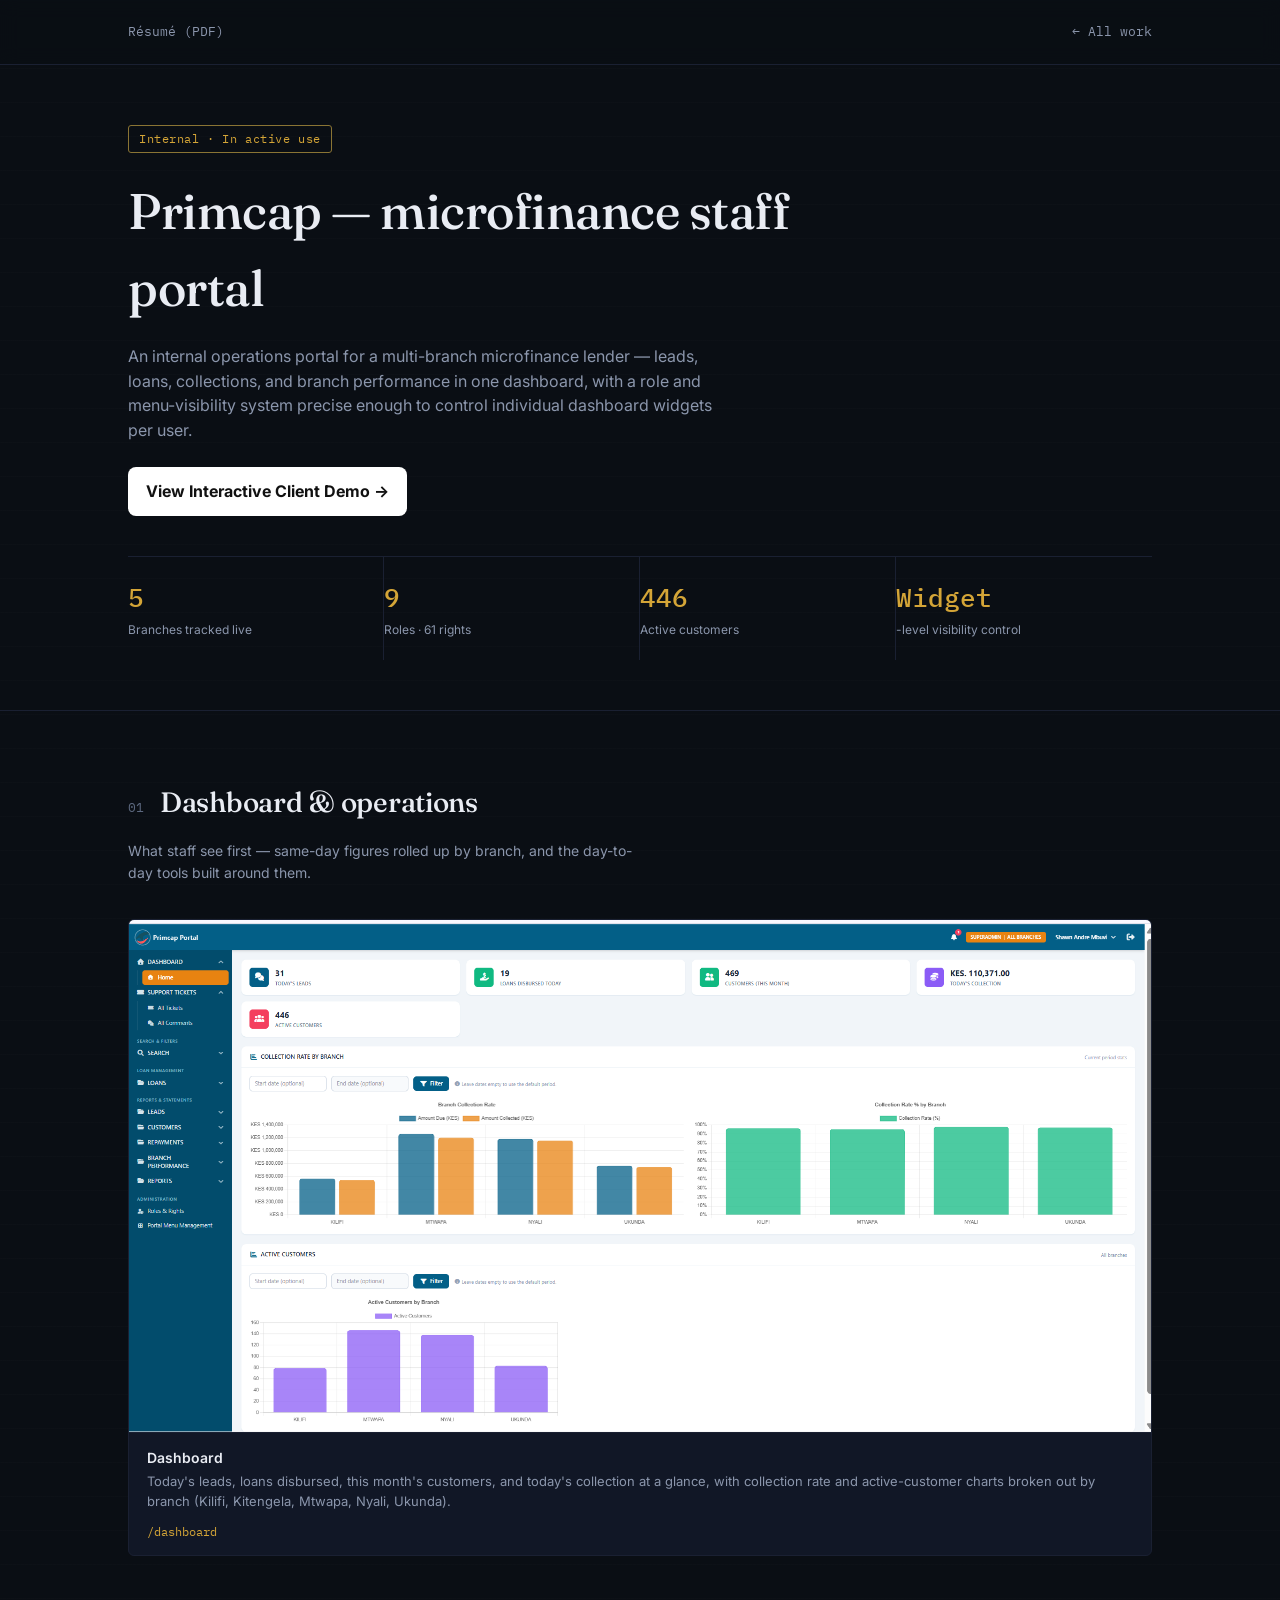
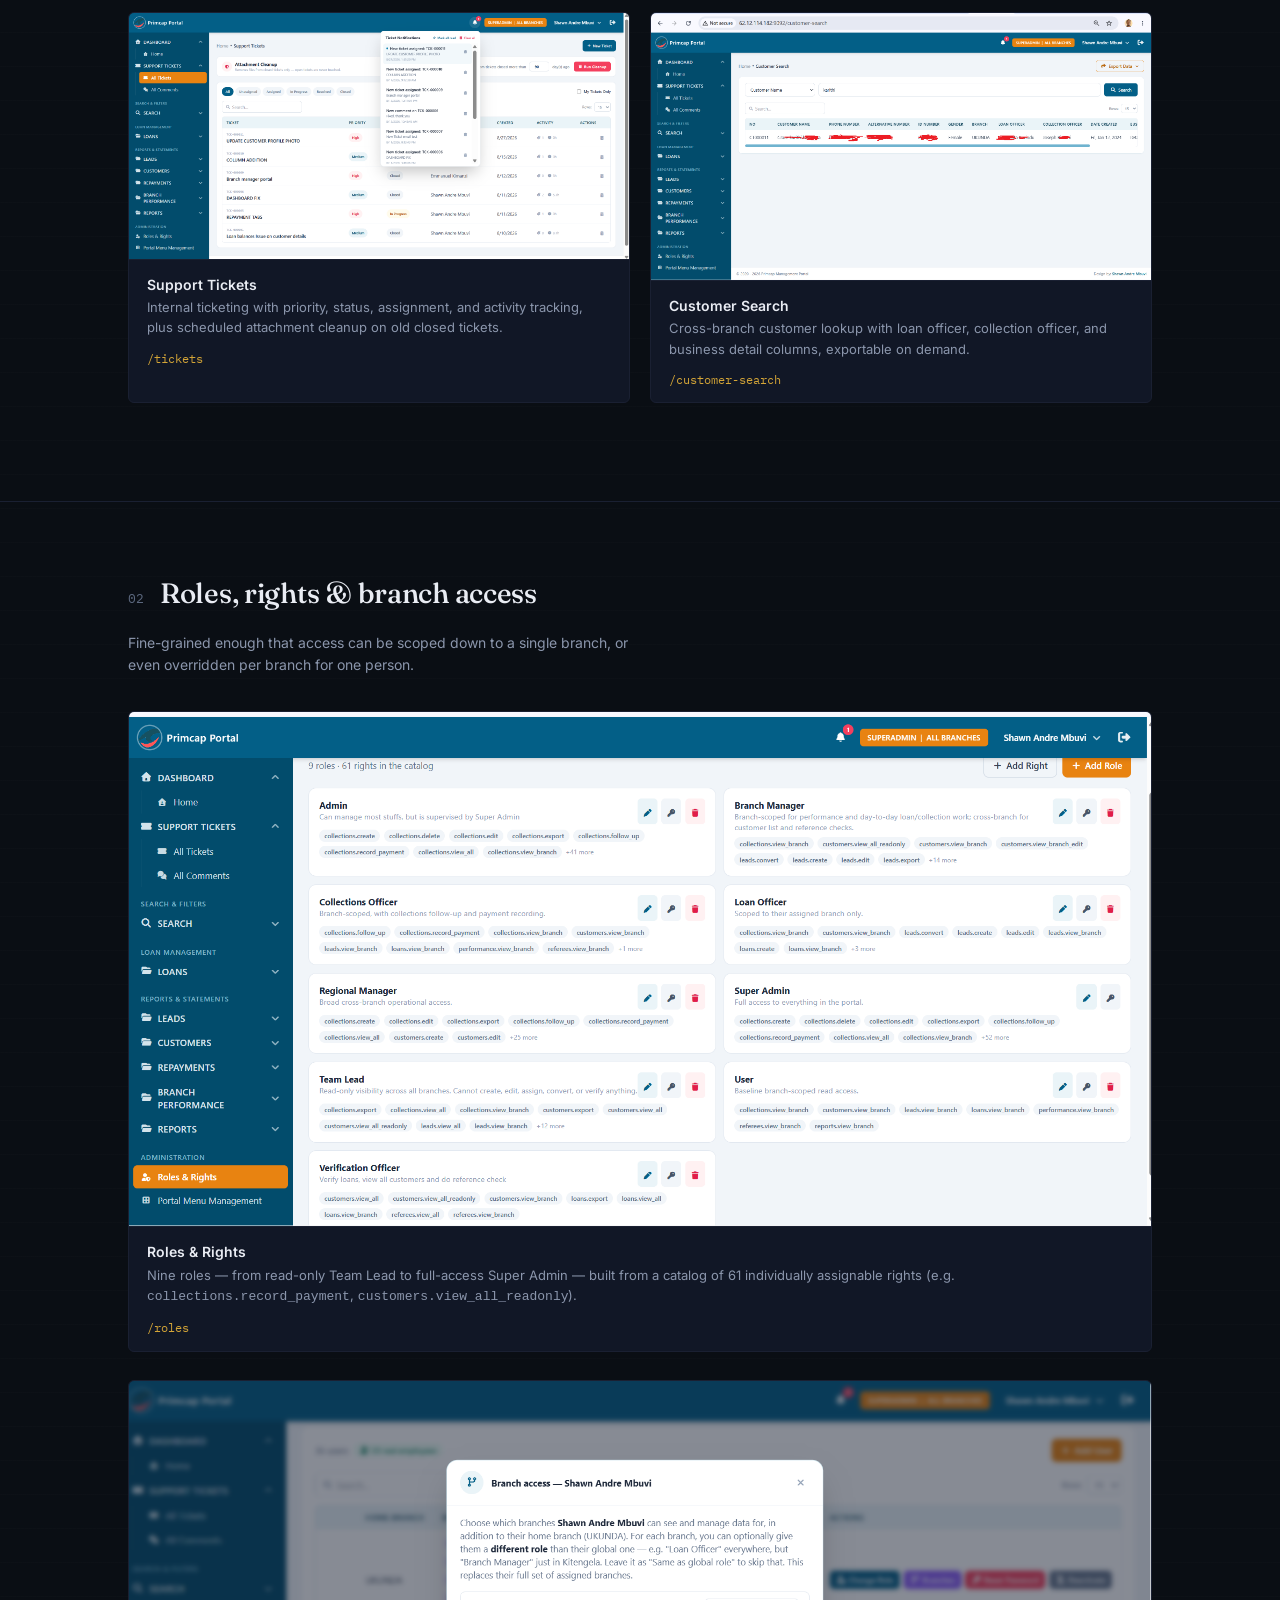
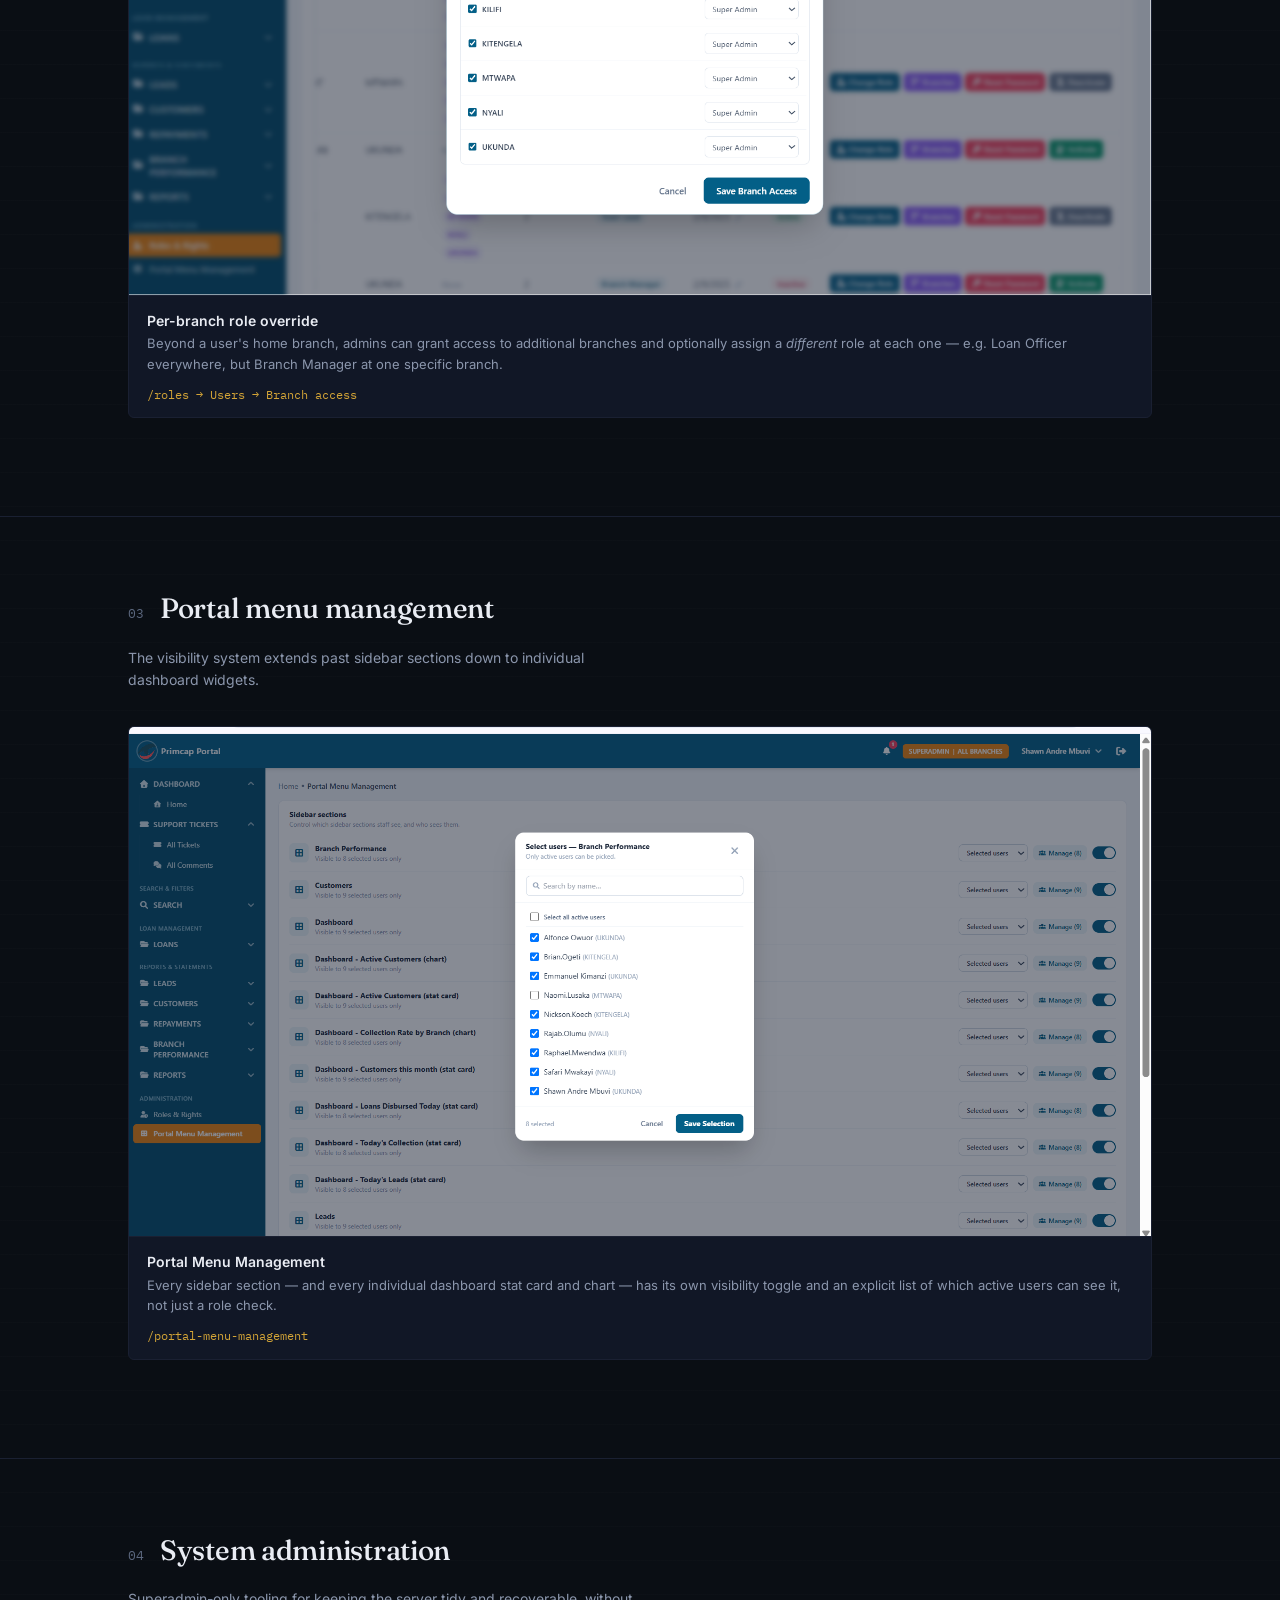
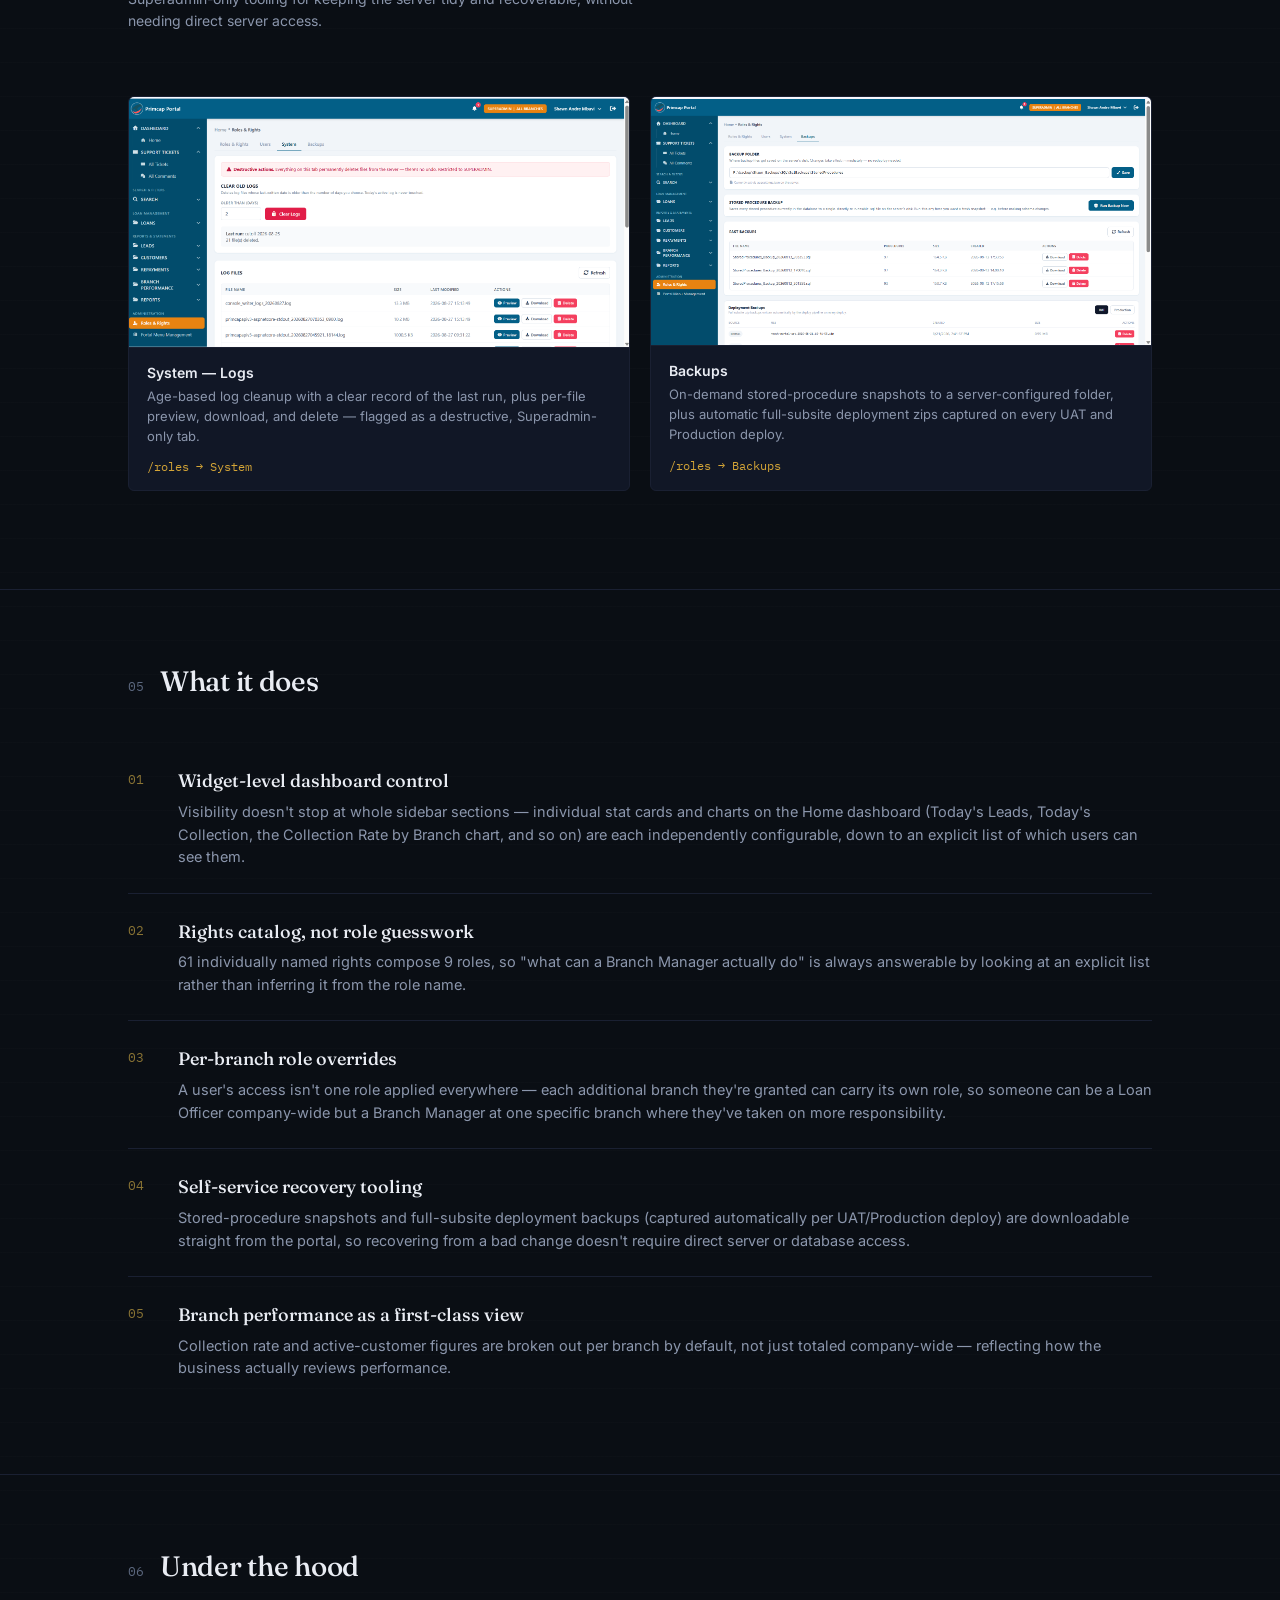
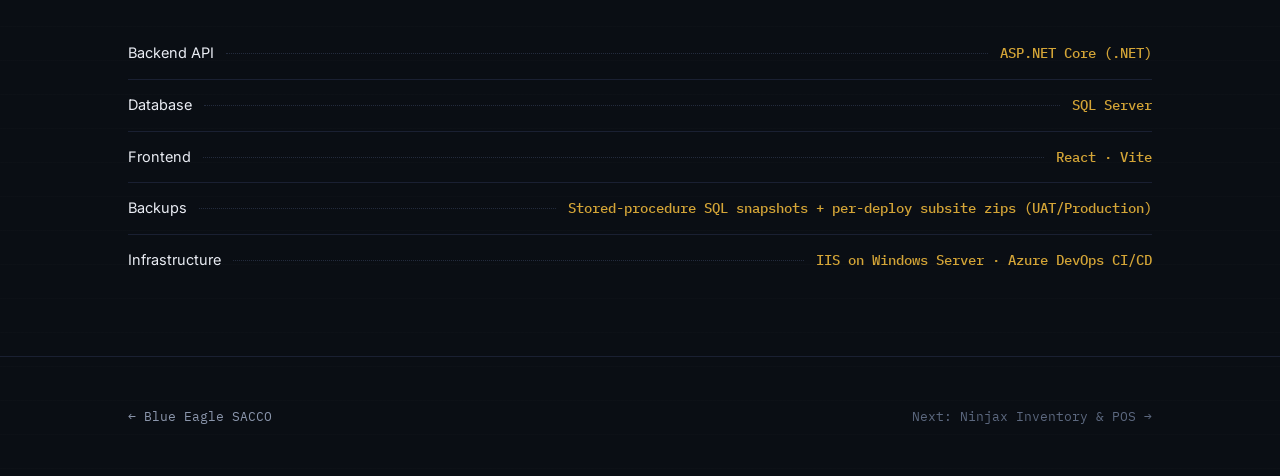
<file: projects/primcap.html>
<!DOCTYPE html>
<html lang="en">
<head>
<meta charset="UTF-8">
<meta name="viewport" content="width=device-width, initial-scale=1.0">
<title>Primcap Staff Portal — Shawn Mbuvi</title>
<link rel="stylesheet" href="../css/style.css">
</head>
<body>

<nav class="nav">
  <div class="wrap">
    <a href="../assets/cv/Shawn_Mbuvi_CV.pdf" target="_blank" rel="noopener" class="nav-back" style="margin-right:20px">Résumé (PDF)</a><a href="../index.html" class="nav-back">← All work</a>
  </div>
</nav>

<header class="cs-hero">
  <div class="wrap">
    <span class="status-badge">Internal · In active use</span>
    <h1>Primcap — microfinance staff portal</h1>
    <p>An internal operations portal for a multi-branch microfinance lender — leads, loans, collections,
       and branch performance in one dashboard, with a role and menu-visibility system precise enough
       to control individual dashboard widgets per user.</p>
    <p style="margin-top:24px"><a href="primcap-demo.html" style="display:inline-block;padding:12px 18px;border-radius:8px;background:#fff;color:#111;text-decoration:none;font-weight:700">View Interactive Client Demo →</a></p>

    <div class="stat-strip">
      <div class="stat"><div class="stat-num">5</div><div class="stat-label">Branches tracked live</div></div>
      <div class="stat"><div class="stat-num">9</div><div class="stat-label">Roles · 61 rights</div></div>
      <div class="stat"><div class="stat-num">446</div><div class="stat-label">Active customers</div></div>
      <div class="stat"><div class="stat-num">Widget</div><div class="stat-label">-level visibility control</div></div>
    </div>
  </div>
</header>

<section class="section">
  <div class="wrap">
    <div class="section-head"><span class="section-num">01</span><h2>Dashboard &amp; operations</h2></div>
    <p class="section-note">What staff see first — same-day figures rolled up by branch, and the day-to-day tools built around them.</p>

    <div class="shot-img">
      <img src="../assets/primcap/dashboard.png" alt="Primcap dashboard — branch performance">
      <div class="shot-caption">
        <div><h5>Dashboard</h5><p>Today's leads, loans disbursed, this month's customers, and today's collection at a glance, with collection rate and active-customer charts broken out by branch (Kilifi, Kitengela, Mtwapa, Nyali, Ukunda).</p></div>
        <span class="shot-route">/dashboard</span>
      </div>
    </div>

    <div class="shot-pair">
      <div class="shot-img">
        <img src="../assets/primcap/support-tickets.png" alt="Primcap support tickets">
        <div class="shot-caption">
          <div><h5>Support Tickets</h5><p>Internal ticketing with priority, status, assignment, and activity tracking, plus scheduled attachment cleanup on old closed tickets.</p></div>
          <span class="shot-route">/tickets</span>
        </div>
      </div>
      <div class="shot-img">
        <img src="../assets/primcap/customer-search.png" alt="Primcap customer search">
        <div class="shot-caption">
          <div><h5>Customer Search</h5><p>Cross-branch customer lookup with loan officer, collection officer, and business detail columns, exportable on demand.</p></div>
          <span class="shot-route">/customer-search</span>
        </div>
      </div>
    </div>
  </div>
</section>

<section class="section">
  <div class="wrap">
    <div class="section-head"><span class="section-num">02</span><h2>Roles, rights &amp; branch access</h2></div>
    <p class="section-note">Fine-grained enough that access can be scoped down to a single branch, or even overridden per branch for one person.</p>

    <div class="shot-img">
      <img src="../assets/primcap/roles-rights.png" alt="Primcap roles and rights catalog">
      <div class="shot-caption">
        <div><h5>Roles &amp; Rights</h5><p>Nine roles — from read-only Team Lead to full-access Super Admin — built from a catalog of 61 individually assignable rights (e.g. <code>collections.record_payment</code>, <code>customers.view_all_readonly</code>).</p></div>
        <span class="shot-route">/roles</span>
      </div>
    </div>

    <div class="shot-img">
      <img src="../assets/primcap/branch-access.png" alt="Primcap per-branch role override">
      <div class="shot-caption">
        <div><h5>Per-branch role override</h5><p>Beyond a user's home branch, admins can grant access to additional branches and optionally assign a <em>different</em> role at each one — e.g. Loan Officer everywhere, but Branch Manager at one specific branch.</p></div>
        <span class="shot-route">/roles → Users → Branch access</span>
      </div>
    </div>
  </div>
</section>

<section class="section">
  <div class="wrap">
    <div class="section-head"><span class="section-num">03</span><h2>Portal menu management</h2></div>
    <p class="section-note">The visibility system extends past sidebar sections down to individual dashboard widgets.</p>

    <div class="shot-img">
      <img src="../assets/primcap/portal-menu-management.png" alt="Primcap portal menu management — per-widget visibility">
      <div class="shot-caption">
        <div><h5>Portal Menu Management</h5><p>Every sidebar section — and every individual dashboard stat card and chart — has its own visibility toggle and an explicit list of which active users can see it, not just a role check.</p></div>
        <span class="shot-route">/portal-menu-management</span>
      </div>
    </div>
  </div>
</section>

<section class="section">
  <div class="wrap">
    <div class="section-head"><span class="section-num">04</span><h2>System administration</h2></div>
    <p class="section-note">Superadmin-only tooling for keeping the server tidy and recoverable, without needing direct server access.</p>

    <div class="shot-pair">
      <div class="shot-img">
        <img src="../assets/primcap/system-logs.png" alt="Primcap system — log cleanup and log files">
        <div class="shot-caption">
          <div><h5>System — Logs</h5><p>Age-based log cleanup with a clear record of the last run, plus per-file preview, download, and delete — flagged as a destructive, Superadmin-only tab.</p></div>
          <span class="shot-route">/roles → System</span>
        </div>
      </div>
      <div class="shot-img">
        <img src="../assets/primcap/backups.png" alt="Primcap backups — stored procedures and deployment zips">
        <div class="shot-caption">
          <div><h5>Backups</h5><p>On-demand stored-procedure snapshots to a server-configured folder, plus automatic full-subsite deployment zips captured on every UAT and Production deploy.</p></div>
          <span class="shot-route">/roles → Backups</span>
        </div>
      </div>
    </div>
  </div>
</section>

<section class="section">
  <div class="wrap">
    <div class="section-head"><span class="section-num">05</span><h2>What it does</h2></div>
    <div class="feature-list">
      <div class="feature">
        <div class="feature-mark">01</div>
        <div>
          <h4>Widget-level dashboard control</h4>
          <p>Visibility doesn't stop at whole sidebar sections — individual stat cards and charts on the
             Home dashboard (Today's Leads, Today's Collection, the Collection Rate by Branch chart, and
             so on) are each independently configurable, down to an explicit list of which users can see them.</p>
        </div>
      </div>
      <div class="feature">
        <div class="feature-mark">02</div>
        <div>
          <h4>Rights catalog, not role guesswork</h4>
          <p>61 individually named rights compose 9 roles, so "what can a Branch Manager actually do" is
             always answerable by looking at an explicit list rather than inferring it from the role name.</p>
        </div>
      </div>
      <div class="feature">
        <div class="feature-mark">03</div>
        <div>
          <h4>Per-branch role overrides</h4>
          <p>A user's access isn't one role applied everywhere — each additional branch they're granted
             can carry its own role, so someone can be a Loan Officer company-wide but a Branch Manager
             at one specific branch where they've taken on more responsibility.</p>
        </div>
      </div>
      <div class="feature">
        <div class="feature-mark">04</div>
        <div>
          <h4>Self-service recovery tooling</h4>
          <p>Stored-procedure snapshots and full-subsite deployment backups (captured automatically per
             UAT/Production deploy) are downloadable straight from the portal, so recovering from a bad
             change doesn't require direct server or database access.</p>
        </div>
      </div>
      <div class="feature">
        <div class="feature-mark">05</div>
        <div>
          <h4>Branch performance as a first-class view</h4>
          <p>Collection rate and active-customer figures are broken out per branch by default, not just
             totaled company-wide — reflecting how the business actually reviews performance.</p>
        </div>
      </div>
    </div>
  </div>
</section>

<section class="section">
  <div class="wrap">
    <div class="section-head"><span class="section-num">06</span><h2>Under the hood</h2></div>
    <div class="ledger-row"><span class="ledger-label">Backend API</span><span class="ledger-leader"></span><span class="ledger-value">ASP.NET Core (.NET)</span></div>
    <div class="ledger-row"><span class="ledger-label">Database</span><span class="ledger-leader"></span><span class="ledger-value">SQL Server</span></div>
    <div class="ledger-row"><span class="ledger-label">Frontend</span><span class="ledger-leader"></span><span class="ledger-value">React · Vite</span></div>
    <div class="ledger-row"><span class="ledger-label">Backups</span><span class="ledger-leader"></span><span class="ledger-value">Stored-procedure SQL snapshots + per-deploy subsite zips (UAT/Production)</span></div>
    <div class="ledger-row"><span class="ledger-label">Infrastructure</span><span class="ledger-leader"></span><span class="ledger-value">IIS on Windows Server · Azure DevOps CI/CD</span></div>
  </div>
</section>

<footer class="footer">
  <div class="wrap" style="display:flex;justify-content:space-between;width:100%;flex-wrap:wrap;gap:16px">
    <a href="blueeagle.html" class="nav-back">← Blue Eagle SACCO</a>
    <a href="ninjax.html" class="footer-mono">Next: Ninjax Inventory &amp; POS →</a>
  </div>
</footer>

</body>
</html>
</file>
<file: css/style.css>
@import url('https://fonts.googleapis.com/css2?family=Fraunces:opsz,wght@9..144,400;9..144,500;9..144,600&family=Inter:wght@400;500;600;700&family=IBM+Plex+Mono:wght@400;500;600&display=swap');

:root{--bg:#0A0E14;--panel:#111726;--panel-raised:#161D2E;--ink:#E9ECF3;--ink-dim:#8B96AC;--ink-faint:#5C687F;--gold:#D4A537;--gold-soft:#8A7434;--green:#3FA34D;--rule:#232B3D;--rule-soft:#1A2032;--display:'Fraunces',serif;--body:'Inter',-apple-system,sans-serif;--mono:'IBM Plex Mono',monospace;--max:1080px}
*{box-sizing:border-box;margin:0;padding:0}html{scroll-behavior:smooth}body{background:var(--bg);color:var(--ink);font-family:var(--body);line-height:1.55;-webkit-font-smoothing:antialiased;background-image:repeating-linear-gradient(180deg,rgba(255,255,255,.012) 0,rgba(255,255,255,.012) 1px,transparent 1px,transparent 34px)}a{color:inherit;text-decoration:none}img{max-width:100%;display:block}.wrap{max-width:var(--max);margin:0 auto;padding:0 28px}
.nav{position:sticky;top:0;z-index:50;background:rgba(10,14,20,.86);backdrop-filter:blur(10px);border-bottom:1px solid var(--rule-soft)}.nav .wrap{display:flex;align-items:center;justify-content:space-between;height:64px}.nav-mark{font-family:var(--mono);font-size:13px;letter-spacing:.08em;color:var(--gold)}.nav-mark span{color:var(--ink-dim)}.nav-links{display:flex;gap:28px;font-size:13px;color:var(--ink-dim)}.nav-links a:hover{color:var(--ink)}.nav-back{font-family:var(--mono);font-size:13px;color:var(--ink-dim)}.nav-back:hover{color:var(--gold)}
.ledger{width:100%;border-collapse:collapse}.ledger-row{display:flex;align-items:baseline;gap:12px;padding:14px 0;border-bottom:1px solid var(--rule-soft)}.ledger-row:last-child{border-bottom:none}.ledger-label{font-family:var(--body);font-size:14.5px;color:var(--ink);white-space:nowrap}.ledger-leader{flex:1;border-bottom:1px dotted var(--rule);transform:translateY(-4px);min-width:20px}.ledger-value{font-family:var(--mono);font-size:14px;color:var(--gold);white-space:nowrap;font-weight:500}.ledger-sub{font-size:12.5px;color:var(--ink-faint);display:block;margin-top:2px}
.hero{padding:76px 0 72px;border-bottom:1px solid var(--rule-soft);overflow:hidden}.eyebrow{font-family:var(--mono);font-size:12.5px;letter-spacing:.12em;color:var(--green);text-transform:uppercase;margin-bottom:20px;display:flex;align-items:center;gap:8px}.eyebrow::before{content:'';width:6px;height:6px;background:var(--green);border-radius:50%;display:inline-block}.hero h1{font-family:var(--display);font-weight:500;font-size:clamp(38px,4.6vw,58px);line-height:1.05;letter-spacing:-.01em;max-width:680px;margin-bottom:22px}.hero h1 em{font-style:italic;color:var(--gold);font-weight:400}.hero-lede{font-size:16px;color:var(--ink-dim);max-width:620px;margin-bottom:32px}.hero-contacts{display:flex;flex-wrap:wrap;gap:18px;font-family:var(--mono);font-size:12.5px;color:var(--ink-dim)}.hero-contacts a:hover{color:var(--gold)}
.section{padding:70px 0;border-bottom:1px solid var(--rule-soft)}.section-head{display:flex;align-items:baseline;gap:16px;margin-bottom:40px}.section-num{font-family:var(--mono);font-size:12.5px;color:var(--ink-faint)}.section h2{font-family:var(--display);font-weight:500;font-size:28px;letter-spacing:-.01em}.section-note{font-size:14px;color:var(--ink-dim);max-width:520px;margin-top:-24px;margin-bottom:36px}.projects-grid{display:flex;flex-direction:column;gap:18px}.pcard{display:grid;grid-template-columns:1fr auto;gap:20px;align-items:center;background:var(--panel);border:1px solid var(--rule-soft);border-radius:6px;padding:28px 30px;transition:border-color .18s ease,background .18s ease}.pcard:hover{border-color:var(--gold-soft);background:var(--panel-raised)}.pcard-tag{font-family:var(--mono);font-size:11.5px;color:var(--green);letter-spacing:.08em;text-transform:uppercase;margin-bottom:8px}.pcard h3{font-family:var(--display);font-weight:500;font-size:23px;margin-bottom:8px}.pcard p{color:var(--ink-dim);font-size:14.5px;max-width:520px}.pcard-stack{display:flex;flex-wrap:wrap;gap:6px;margin-top:14px}.chip{font-family:var(--mono);font-size:11px;color:var(--ink-dim);border:1px solid var(--rule);padding:3px 9px;border-radius:3px}.pcard-arrow{font-family:var(--mono);font-size:22px;color:var(--ink-faint);transition:color .18s,transform .18s}.pcard:hover .pcard-arrow{color:var(--gold);transform:translateX(4px)}
.skills-grid{display:grid;grid-template-columns:repeat(2,1fr);gap:0 60px}.skill-group{margin-bottom:8px}.skill-group h4{font-family:var(--mono);font-size:12px;letter-spacing:.08em;text-transform:uppercase;color:var(--gold);margin-bottom:4px}.timeline{display:flex;flex-direction:column}.tl-item{display:grid;grid-template-columns:150px 1fr;gap:24px;padding:22px 0;border-bottom:1px solid var(--rule-soft)}.tl-item:last-child{border-bottom:none}.tl-date{font-family:var(--mono);font-size:13px;color:var(--ink-faint);padding-top:2px}.tl-role{font-family:var(--display);font-size:19px;font-weight:500;margin-bottom:4px}.tl-org{font-family:var(--mono);font-size:12.5px;color:var(--green);margin-bottom:10px}.tl-item ul{padding-left:18px;color:var(--ink-dim);font-size:14px}.tl-item li{margin-bottom:5px}.footer{padding:50px 0;display:flex;justify-content:space-between;align-items:center;flex-wrap:wrap;gap:16px}.footer-mono{font-family:var(--mono);font-size:12.5px;color:var(--ink-faint)}.footer a:hover{color:var(--gold)}
.cs-hero{padding:60px 0 50px;border-bottom:1px solid var(--rule-soft)}.cs-hero h1{font-family:var(--display);font-weight:500;font-size:clamp(32px,4.5vw,50px);letter-spacing:-.01em;margin-bottom:16px;max-width:760px}.cs-hero p{color:var(--ink-dim);font-size:16px;max-width:600px}.status-badge{display:inline-block;font-family:var(--mono);font-size:11.5px;border:1px solid var(--gold-soft);color:var(--gold);padding:4px 10px;border-radius:3px;margin-bottom:20px;letter-spacing:.05em}.stat-strip{display:grid;grid-template-columns:repeat(auto-fit,minmax(120px,1fr));gap:0;margin-top:40px;border-top:1px solid var(--rule-soft)}.stat{padding:20px 20px 20px 0;border-right:1px solid var(--rule-soft)}.stat:last-child{border-right:none}.stat-num{font-family:var(--mono);font-size:26px;color:var(--gold);font-weight:500}.stat-label{font-size:12px;color:var(--ink-dim);margin-top:4px}.shot{background:var(--panel);border:1px solid var(--rule-soft);border-radius:6px;padding:60px 24px;text-align:center;margin:28px 0}.shot-label{font-family:var(--mono);font-size:12px;color:var(--ink-faint);letter-spacing:.06em;text-transform:uppercase}.shot-img{background:var(--panel);border:1px solid var(--rule-soft);border-radius:6px;overflow:hidden;margin:28px 0}.shot-img img{width:100%;display:block}.shot-caption{padding:14px 18px;border-top:1px solid var(--rule-soft);display:flex;justify-content:space-between;align-items:baseline;gap:12px;flex-wrap:wrap}.shot-caption h5{font-family:var(--body);font-weight:600;font-size:14px;color:var(--ink)}.shot-caption p{font-family:var(--body);font-size:13px;color:var(--ink-dim);margin-top:2px}.shot-caption .shot-route{font-family:var(--mono);font-size:11.5px;color:var(--gold);white-space:nowrap}.shot-pair{display:grid;grid-template-columns:1fr 1fr;gap:20px}.feature-list{display:flex;flex-direction:column;gap:0}.feature{padding:24px 0;border-bottom:1px solid var(--rule-soft);display:grid;grid-template-columns:32px 1fr;gap:18px}.feature:last-child{border-bottom:none}.feature-mark{font-family:var(--mono);color:var(--gold-soft);font-size:13px;padding-top:3px}.feature h4{font-family:var(--display);font-weight:500;font-size:18px;margin-bottom:6px}.feature p{color:var(--ink-dim);font-size:14.5px}.placeholder-note{font-family:var(--mono);font-size:12px;color:var(--green);background:rgba(63,163,77,.08);border:1px dashed rgba(63,163,77,.35);padding:10px 14px;border-radius:4px;margin:10px 0 30px}
.book-feature{padding:70px 0;border-bottom:1px solid var(--rule-soft)}.book-panel{background:linear-gradient(155deg,var(--panel-raised) 0%,var(--panel) 100%);border:1px solid var(--gold-soft);border-radius:8px;padding:48px;position:relative;overflow:hidden}.book-panel::before{content:'';position:absolute;top:0;left:0;width:4px;height:100%;background:var(--gold)}.book-eyebrow{font-family:var(--mono);font-size:12px;letter-spacing:.12em;text-transform:uppercase;color:var(--gold);margin-bottom:16px;display:flex;align-items:center;gap:8px}.book-eyebrow::before{content:'';width:6px;height:6px;background:var(--gold);border-radius:50%;display:inline-block}.book-title{font-family:var(--display);font-weight:500;font-size:clamp(30px,4vw,44px);letter-spacing:-.01em;margin-bottom:6px;color:var(--ink)}.book-subtitle{font-size:14.5px;color:var(--ink-dim);margin-bottom:28px;font-style:italic}.book-body p{font-size:15px;color:var(--ink-dim);max-width:640px;margin-bottom:16px}.book-quote{border-left:2px solid var(--gold-soft);padding:4px 0 4px 20px;margin:24px 0;font-family:var(--display);font-style:italic;font-size:17px;color:var(--ink);max-width:600px;line-height:1.5}.book-tags{display:flex;flex-wrap:wrap;gap:8px;margin:24px 0 30px}.book-cta{display:inline-flex;align-items:center;gap:8px;background:var(--gold);color:var(--bg);font-family:var(--mono);font-size:13.5px;font-weight:600;padding:12px 22px;border-radius:4px;letter-spacing:.02em;transition:opacity .18s ease}.book-cta:hover{opacity:.85}
@media(max-width:720px){.skills-grid{grid-template-columns:1fr}.pcard{grid-template-columns:1fr}.pcard-arrow{display:none}.tl-item{grid-template-columns:1fr;gap:6px}.nav-links{display:none}.book-panel{padding:30px 22px}.shot-pair{grid-template-columns:1fr}}
</file>
